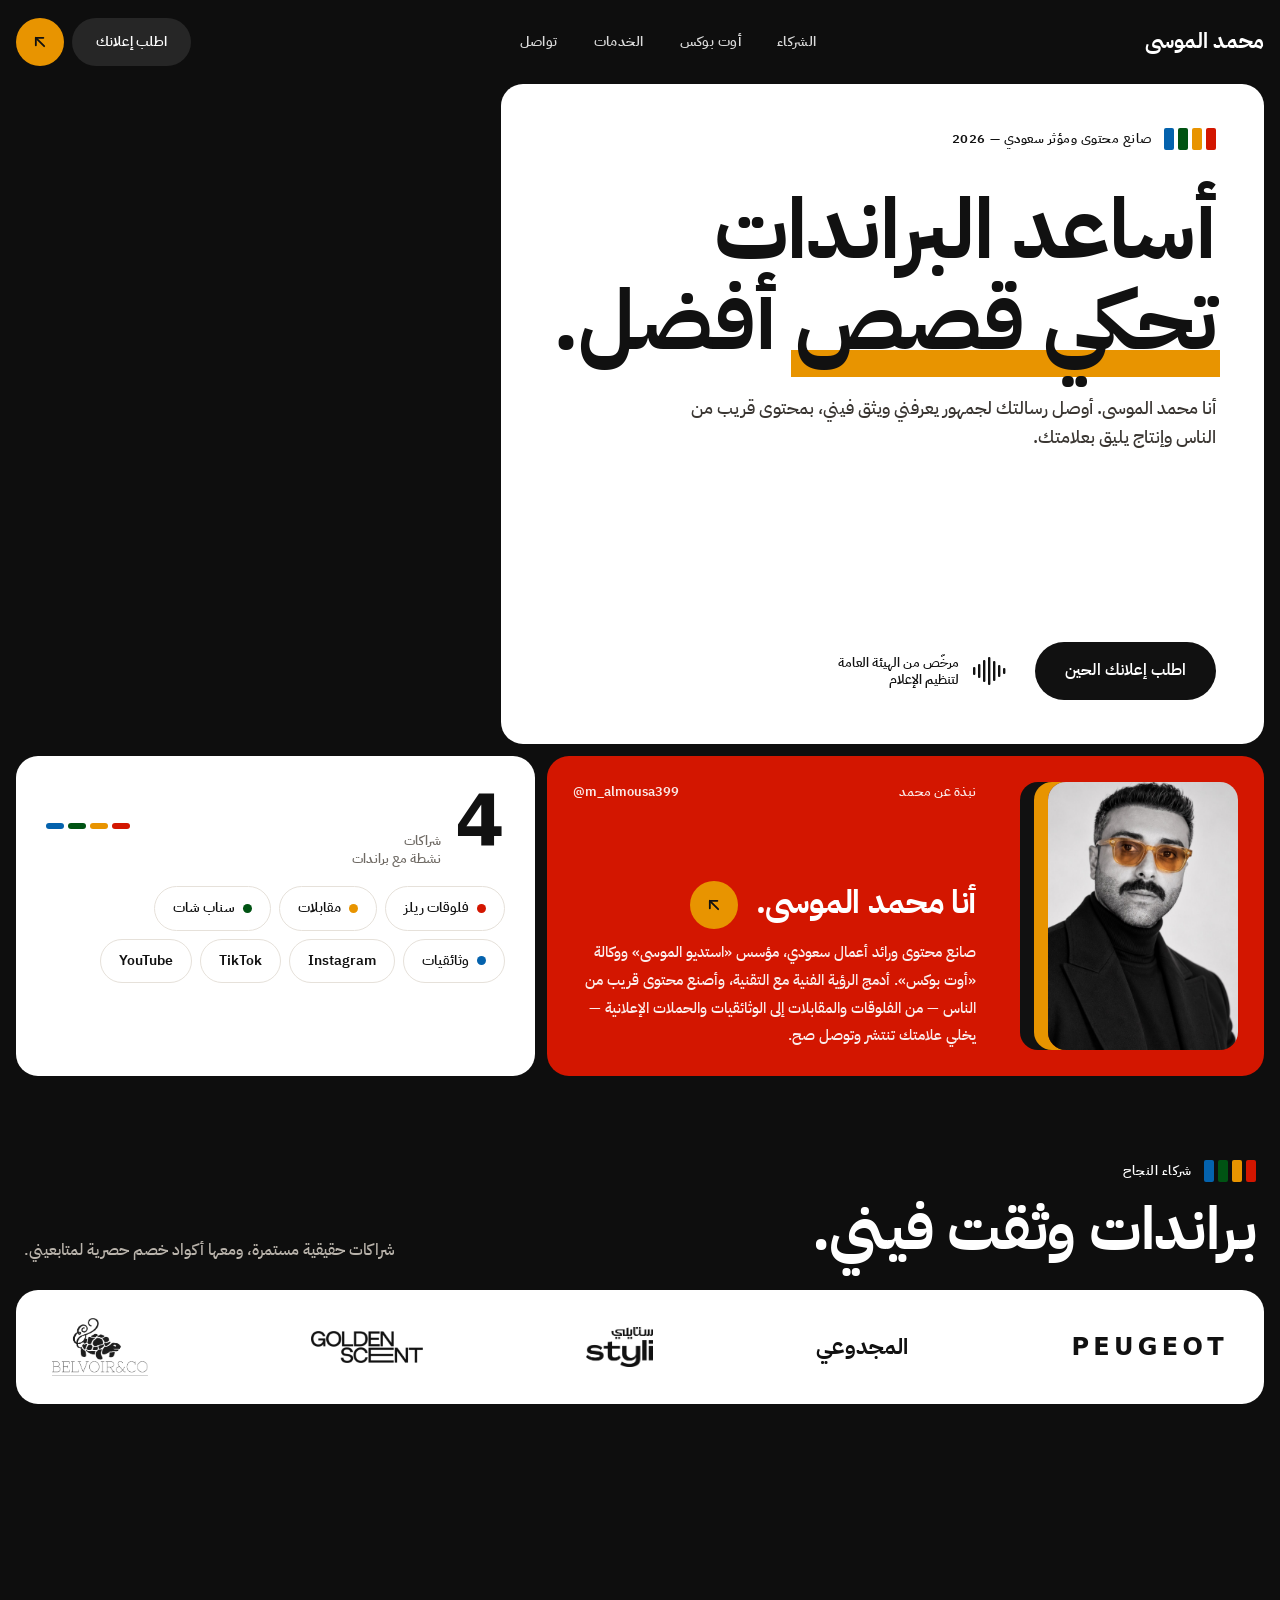
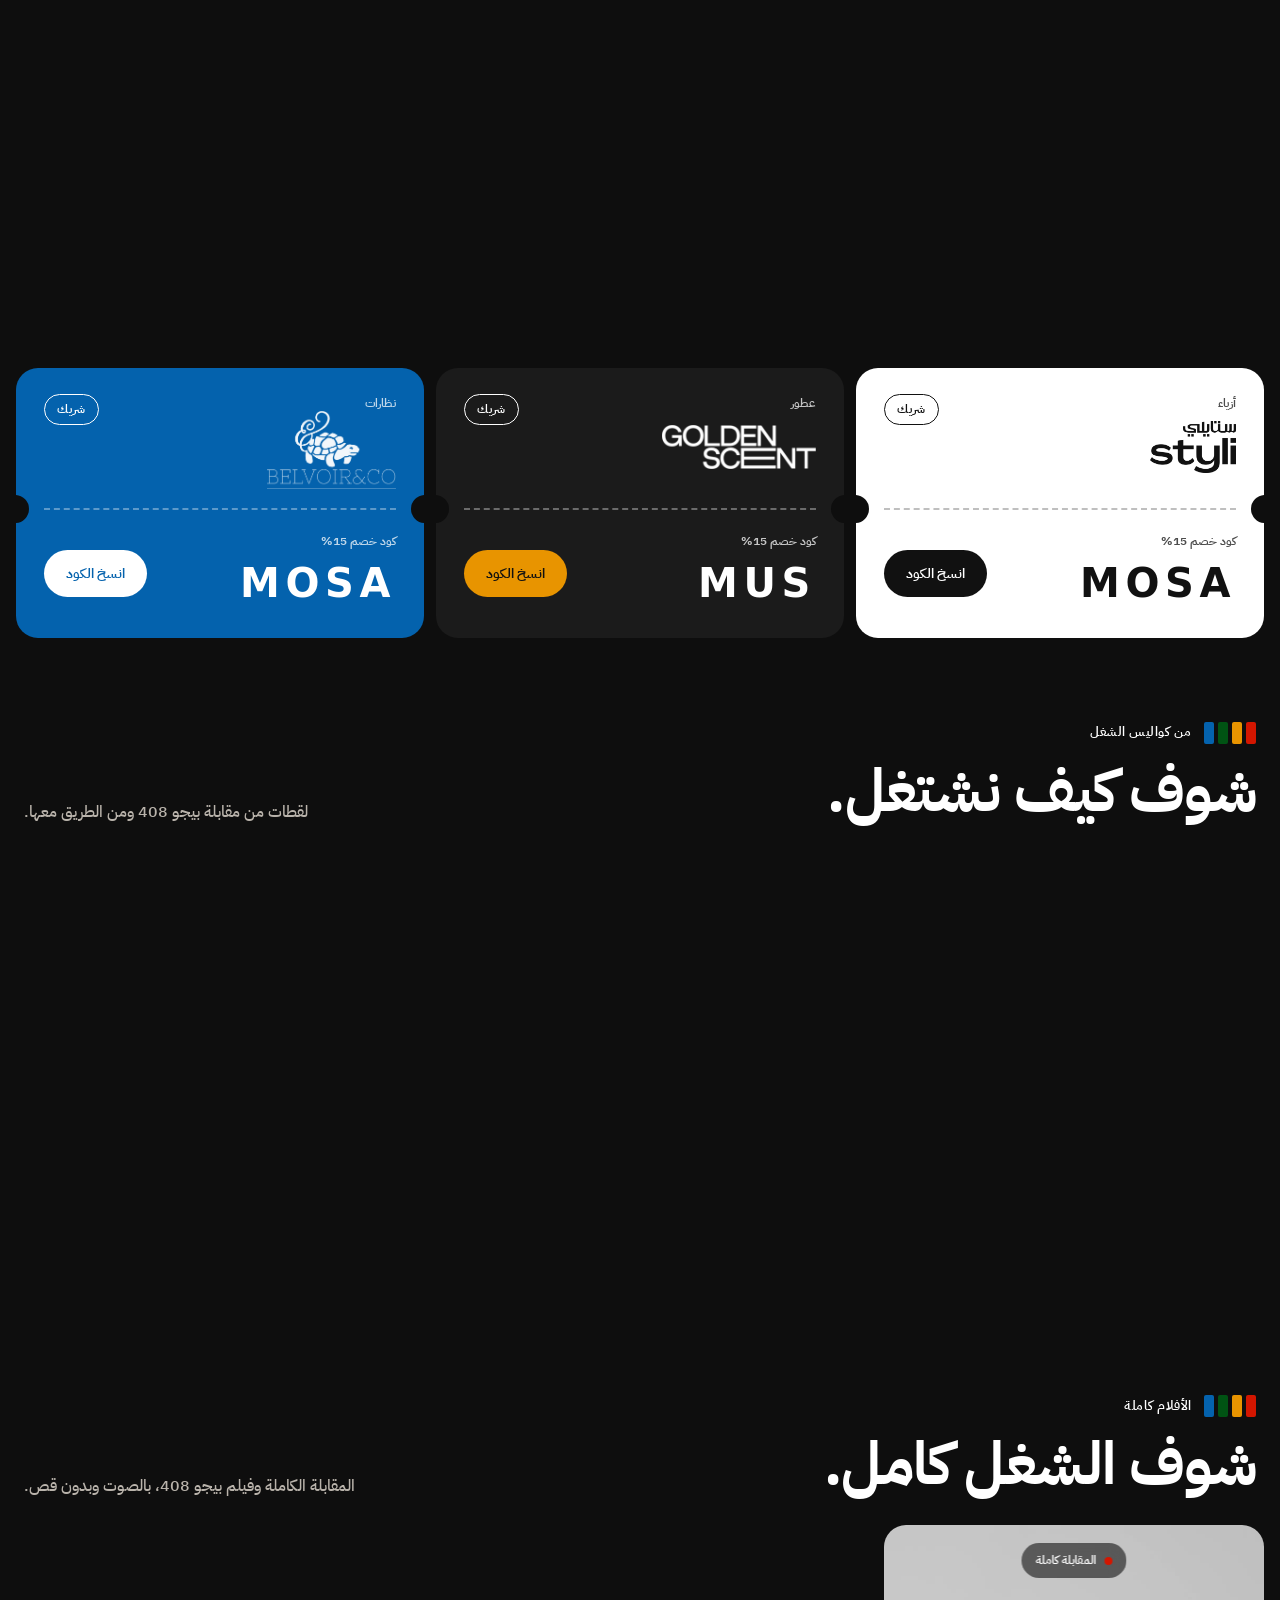
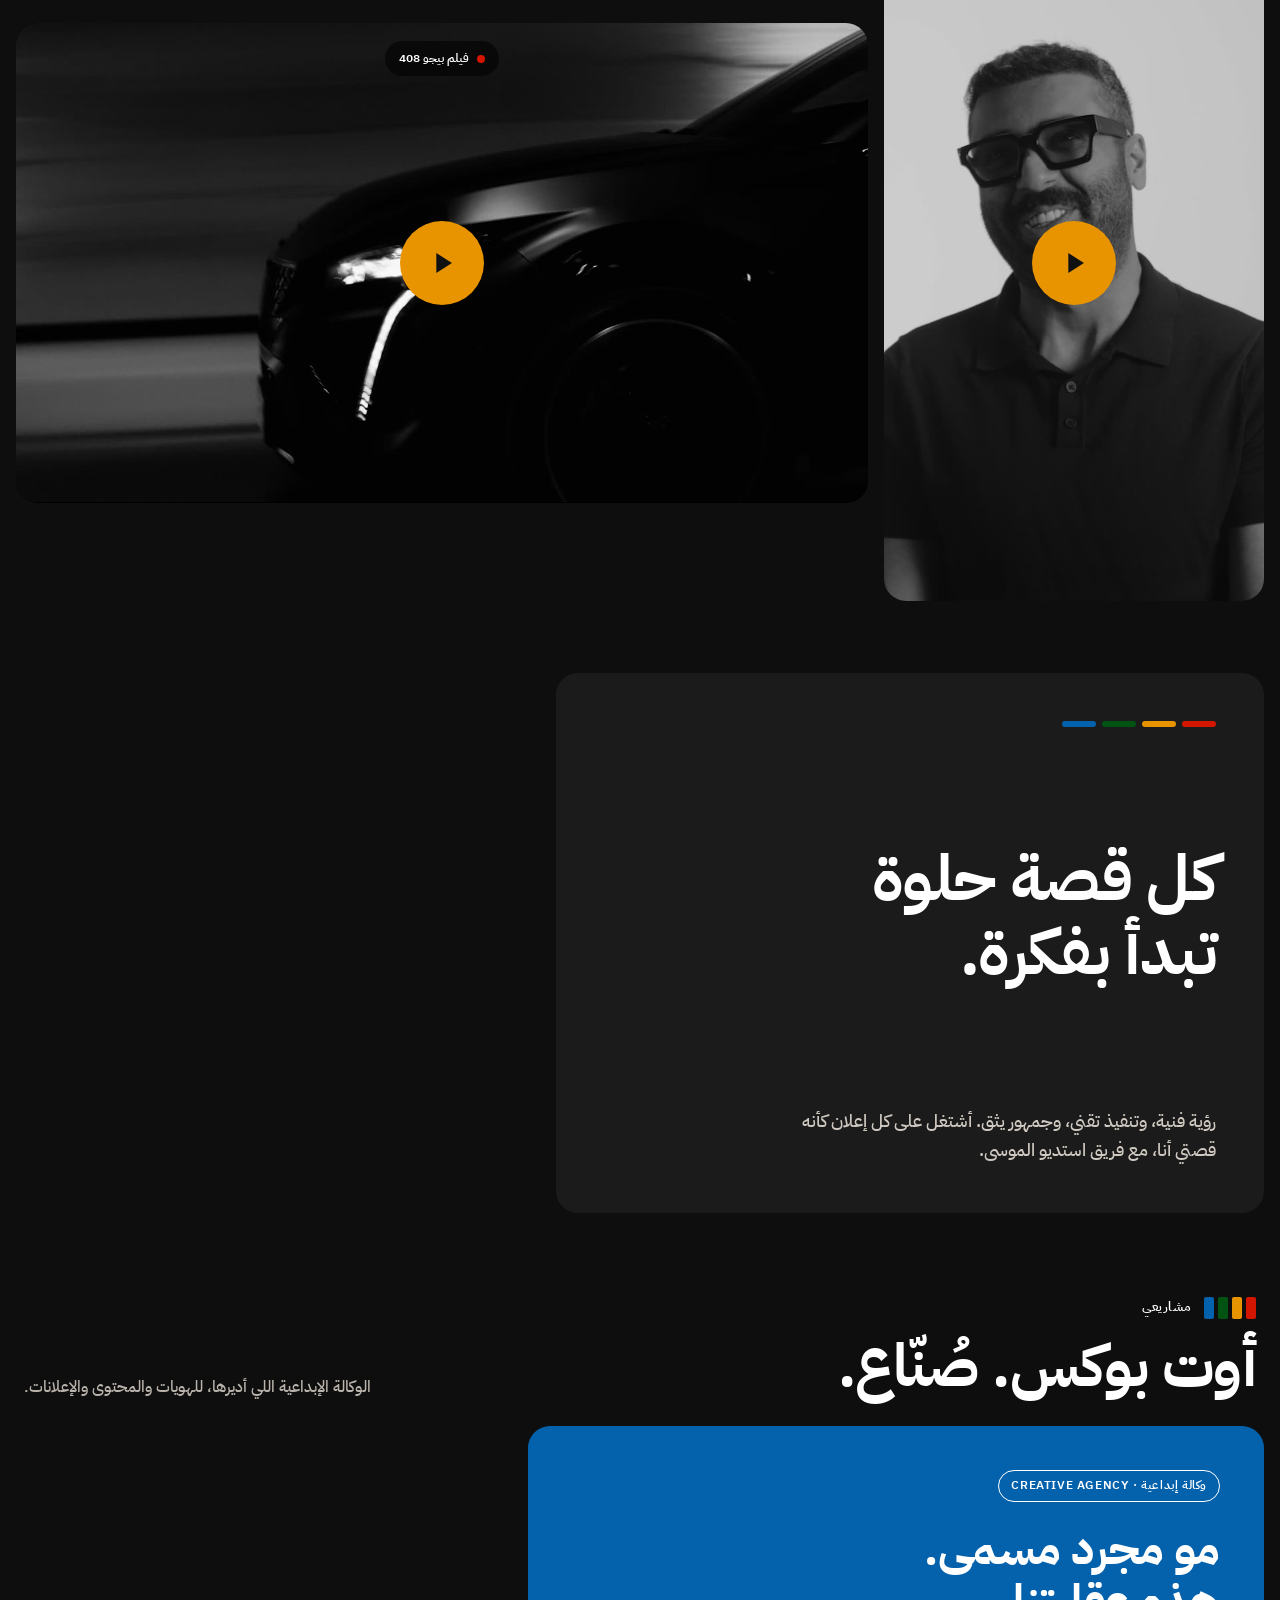
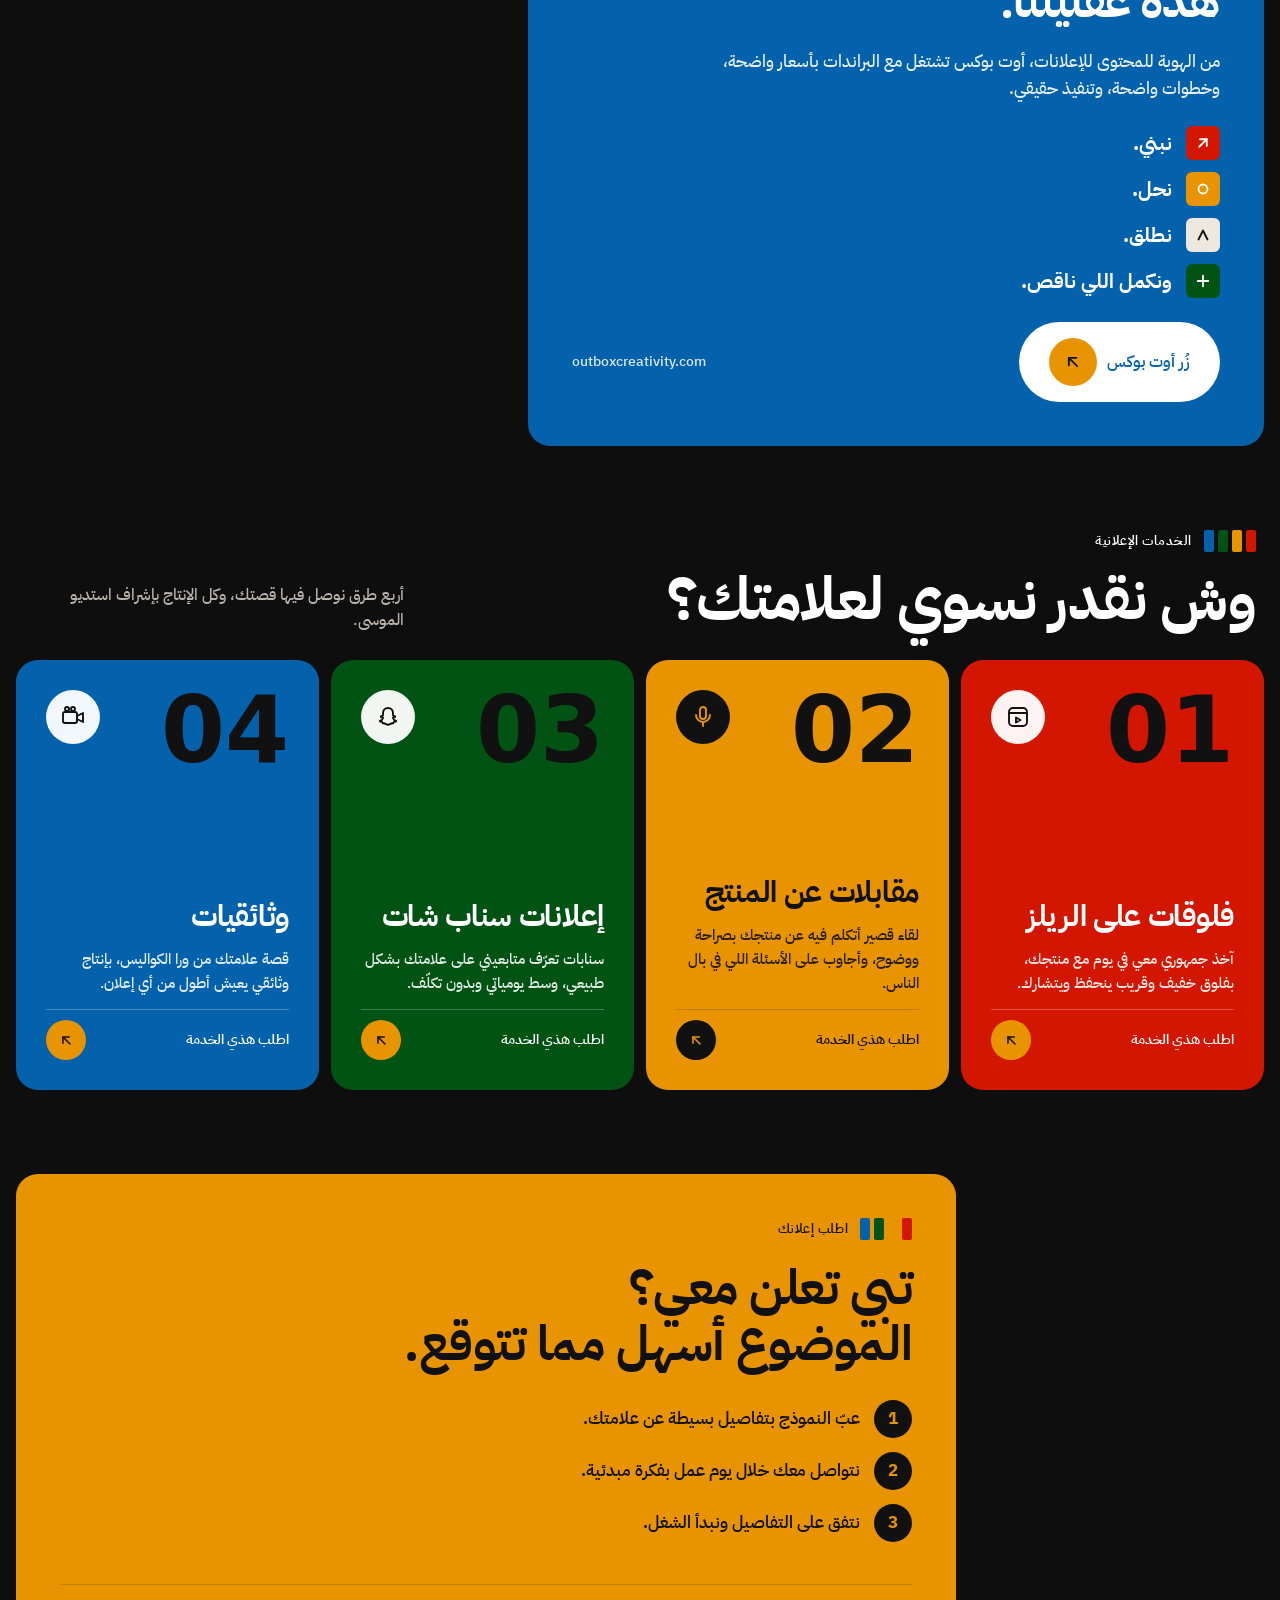
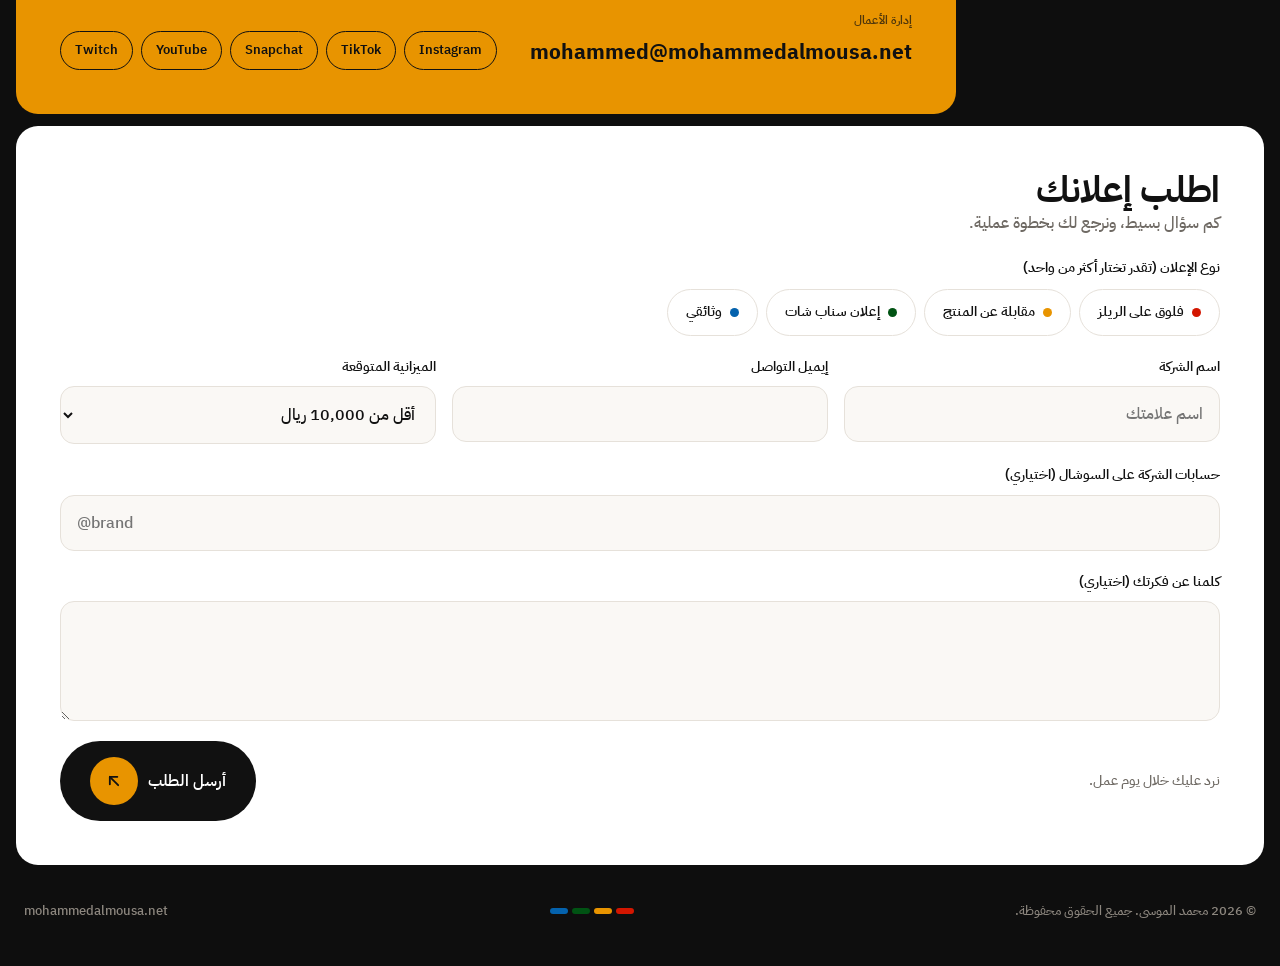
<file: index.html>
<!DOCTYPE html>
<html lang="ar" dir="rtl">
<head>
<meta charset="UTF-8">
<meta name="viewport" content="width=device-width, initial-scale=1">
<title>محمد الموسى — أساعد البراندات تحكي قصص أفضل</title>
<meta name="description" content="محمد الموسى، صانع محتوى ومؤثر سعودي وسفير بيجو المجدوعي. فلوقات ريلز، مقابلات، إعلانات سناب شات، ووثائقيات للبراندات.">
<meta property="og:title" content="محمد الموسى — أساعد البراندات تحكي قصص أفضل">
<meta property="og:description" content="صانع محتوى ومؤثر سعودي. اطلب إعلانك الحين.">
<meta property="og:image" content="https://mohammedalmousa.net/mohammed-smile.jpg">
<meta property="og:url" content="https://mohammedalmousa.net/">
<link rel="canonical" href="https://mohammedalmousa.net/">
<meta name="theme-color" content="#0E0E0E">
<link rel="icon" href="data:image/svg+xml,%3Csvg xmlns='http://www.w3.org/2000/svg' viewBox='0 0 64 64'%3E%3Crect width='64' height='64' rx='14' fill='%230E0E0E'/%3E%3Ctext x='32' y='43' font-family='Arial' font-weight='700' font-size='30' fill='%23E89400' text-anchor='middle'%3EM%3C/text%3E%3C/svg%3E">
<link rel="preconnect" href="https://fonts.googleapis.com">
<link rel="preconnect" href="https://fonts.gstatic.com" crossorigin>
<link href="https://fonts.googleapis.com/css2?family=IBM+Plex+Sans+Arabic:wght@300;400;600;700&display=swap" rel="stylesheet">
<script>document.documentElement.classList.add('js')</script>
<style>
@font-face{font-family:'IBM Plex Sans Arabic';src:url('IBMPlexSansArabic-Medium.ttf') format('truetype');font-weight:500;font-display:swap}
:root{
  --bg:#0E0E0E; --ink:#111111; --white:#FFFFFF; --paper:#F7F4EF;
  --red:#D31600; --orange:#E89400; --green:#005313; --blue:#0462AD;
  --grey:#262626; --muted:#6F6A64; --line:#E6E1DA; --r:22px;
  --ease:cubic-bezier(.2,.7,0,1);
}
*{box-sizing:border-box;margin:0;padding:0}
html{scroll-behavior:smooth}
body{background:var(--bg);color:var(--ink);font-family:'IBM Plex Sans Arabic',system-ui,sans-serif;font-weight:500;line-height:1.6;-webkit-font-smoothing:antialiased;overflow-x:hidden}
a{color:inherit;text-decoration:none}
img{display:block;max-width:100%}
button{font-family:inherit;cursor:pointer}
.wrap{max-width:1400px;margin:0 auto;padding:0 16px}
.card{border-radius:var(--r);overflow:hidden;position:relative}
.white{background:var(--white)} .paper{background:var(--paper)}
.red{background:var(--red);color:#fff} .orange{background:var(--orange)} .green{background:var(--green);color:#fff} .blue{background:var(--blue);color:#fff} .dark{background:#1B1B1B;color:#fff}
.kicker{display:flex;align-items:center;gap:12px;font-size:13px;font-weight:600;letter-spacing:.04em}
.kicker i{display:inline-block;width:10px;height:22px;border-radius:2px}
.kicker i:nth-child(1){background:var(--red)} .kicker i:nth-child(2){background:var(--orange);margin-inline-start:-8px} .kicker i:nth-child(3){background:var(--green);margin-inline-start:-8px} .kicker i:nth-child(4){background:var(--blue);margin-inline-start:-8px}
.tag{display:inline-flex;align-items:center;gap:6px;font-size:12px;font-weight:600;letter-spacing:.05em;border:1.5px solid currentColor;border-radius:999px;padding:5px 12px}
.pill{display:inline-flex;align-items:center;gap:10px;border-radius:999px;font-weight:600;font-size:16px;padding:16px 30px;transition:transform .25s var(--ease),background .2s,box-shadow .25s}
.pill:hover{transform:translateY(-3px)}
.pill.black{background:var(--ink);color:#fff}
.pill.black:hover{box-shadow:0 10px 24px rgba(0,0,0,.25)}
.circle{width:48px;height:48px;border-radius:999px;background:var(--orange);color:var(--ink);display:grid;place-items:center;flex-shrink:0;transition:transform .35s var(--ease)}
.circle svg{width:20px;height:20px}
a:hover .circle,.circle:hover,button:hover .circle{transform:translate(-2px,-2px) scale(1.08)}
.chip{display:inline-flex;align-items:center;gap:8px;border:1.5px solid var(--line);border-radius:999px;padding:10px 18px;font-size:14px;font-weight:600;background:#fff;transition:border-color .2s,transform .25s var(--ease)}
.chip:hover{border-color:var(--ink);transform:translateY(-2px)}
.chip i{width:9px;height:9px;border-radius:999px;display:inline-block}
.chip svg{width:18px;height:18px}
h1,h2,h3{font-weight:700;letter-spacing:-.01em;line-height:1.15}

/* PROGRESS + NAV */
.progress{position:fixed;top:0;right:0;left:0;height:3px;z-index:60;transform-origin:right;transform:scaleX(0);background:linear-gradient(90deg,var(--blue),var(--green),var(--orange),var(--red))}
nav.top{position:sticky;top:0;z-index:40;display:flex;align-items:center;justify-content:space-between;height:84px;color:#fff;transition:height .3s var(--ease),background .3s}
nav.top::before{content:"";position:absolute;inset:0 -16px;background:rgba(14,14,14,.78);backdrop-filter:blur(14px);-webkit-backdrop-filter:blur(14px);opacity:0;transition:opacity .3s;z-index:-1}
nav.top.scrolled{height:68px}
nav.top.scrolled::before{opacity:1}
.logo{display:flex;align-items:center;gap:10px;font-size:21px;font-weight:700}
.logo b{width:28px;height:28px;border-radius:8px;background:conic-gradient(var(--red) 0 25%,var(--orange) 0 50%,var(--green) 0 75%,var(--blue) 0);display:grid;place-items:center;color:#fff;font-size:14px;transition:transform .6s var(--ease)}
.logo:hover b{transform:rotate(90deg)}
.links{display:flex;gap:36px;font-size:14px;font-weight:600;letter-spacing:.03em}
.links a{position:relative;opacity:.85;transition:opacity .2s}
.links a::after{content:"";position:absolute;right:0;left:0;bottom:-6px;height:2px;background:var(--orange);transform:scaleX(0);transform-origin:right;transition:transform .3s var(--ease)}
.links a:hover{opacity:1}.links a:hover::after{transform:scaleX(1)}
.navcta{display:flex;align-items:center;gap:8px}
.navcta .pill{background:var(--grey);color:#fff;padding:13px 24px;font-size:14px}
.burger{display:none;background:none;border:0;color:#fff}

/* ASPECT-TRUE ROWS: media keep their natural ratio, so nothing gets cropped */
.row{display:flex;gap:12px;margin-bottom:12px;align-items:stretch}
.ar{flex:calc(var(--ar)) 1 0;aspect-ratio:var(--ar);min-width:0}
.fx{flex:calc(var(--f,1)) 1 0;min-width:0}
.media img,.media video{position:absolute;inset:0;width:100%;height:100%;object-fit:cover;display:block}
.media{container-type:inline-size}
/* captions on photos/clips: centred, and scaled to the card they sit on */
.media .ph-cap{left:6%;right:6%;inset-inline:6%;bottom:7%;text-align:center;font-size:clamp(16px,8.5cqw,46px);line-height:1.2;text-shadow:0 2px 18px rgba(0,0,0,.35)}
.vtag{position:absolute;top:18px;left:50%;transform:translateX(-50%);white-space:nowrap;z-index:3;display:flex;align-items:center;gap:8px;background:rgba(0,0,0,.55);backdrop-filter:blur(8px);-webkit-backdrop-filter:blur(8px);color:#fff;border-radius:999px;padding:8px 14px;font-size:12px;font-weight:600}
.vtag i{width:8px;height:8px;border-radius:999px;background:var(--red)}
.js .vtag i{animation:blink 1.6s ease-in-out infinite}
@keyframes blink{50%{opacity:.25}}
.reels .card{border-radius:20px}
/* one arrow button everywhere: same size, same colours */
.go .circle{width:40px;height:40px}
.go .circle svg{width:17px;height:17px}
.orange .circle{background:var(--ink);color:var(--orange)}
/* static partner logos */
.logos{background:#fff;border-radius:var(--r);margin-bottom:12px;padding:28px 36px;display:flex;align-items:center;justify-content:space-between;gap:24px;flex-wrap:wrap}
.logos img{height:40px;width:auto}
.logos .pwm{font-family:system-ui,sans-serif;letter-spacing:.18em;font-size:24px;font-weight:700}
/* OUTBOX */
.ob-text{padding:44px;display:flex;flex-direction:column;gap:20px}
.ob-text h3{font-size:clamp(34px,3.6vw,54px)}
.ob-text p{font-size:17px;opacity:.9;max-width:520px}
.ob-list{display:flex;flex-direction:column;gap:12px;margin-top:4px}
.ob-list li{list-style:none;display:flex;align-items:center;gap:14px;font-size:20px;font-weight:700}
.ob-list b{width:34px;height:34px;border-radius:6px;display:grid;place-items:center;color:#fff}
.ob-list b svg{width:18px;height:18px}
.ob-foot{margin-top:auto;display:flex;align-items:center;justify-content:space-between;gap:16px;flex-wrap:wrap}
.ob-foot .pill{background:#fff;color:var(--blue)}
.ob-foot small{font-size:14px;opacity:.85;direction:ltr}
.slider{background:#0A0A0A}
.slides{position:absolute;inset:0;display:flex;overflow-x:auto;scroll-snap-type:x mandatory;scroll-behavior:smooth;scrollbar-width:none}
.slides::-webkit-scrollbar{display:none}
.slides a{flex:0 0 100%;height:100%;scroll-snap-align:start;position:relative}
.slides img{position:absolute;inset:0;width:100%;height:100%;object-fit:cover}
.sl-ctrl{position:absolute;bottom:18px;left:18px;right:18px;z-index:3;display:flex;justify-content:space-between;align-items:center;pointer-events:none}
.sl-ctrl>*{pointer-events:auto}
.sl-btns{display:flex;gap:8px}
.sl-btns button{border:0;padding:0}
.sl-dots{display:flex;gap:6px;background:rgba(0,0,0,.45);backdrop-filter:blur(8px);padding:8px 10px;border-radius:999px}
.sl-dots button{width:9px;height:9px;border-radius:999px;border:0;padding:0;background:rgba(255,255,255,.45);transition:width .3s var(--ease),background .3s}
.sl-dots button[aria-current="true"]{width:26px;background:#fff}
/* GRID */
.bento{display:grid;grid-template-columns:repeat(12,minmax(0,1fr));gap:12px;margin-bottom:12px}
.s7{grid-column:span 7}.s5{grid-column:span 5}.s4{grid-column:span 4}.s8{grid-column:span 8}.s6{grid-column:span 6}.s3{grid-column:span 3}.s12{grid-column:span 12}

/* HERO */
.hero-text{padding:44px 48px;display:flex;flex-direction:column}
.hero-text h1{font-size:clamp(46px,6.6vw,98px);margin:34px 0 28px;line-height:1.08}
.hl{position:relative;white-space:nowrap}
.hl::before{content:"";position:absolute;right:-4px;left:-4px;bottom:.08em;height:.32em;background:var(--orange);z-index:-1;transform-origin:right;transform:scaleX(1)}
.hero-text h1{position:relative;z-index:0}
.hero-text p{font-size:18px;color:#3A3632;max-width:560px}
.hero-foot{margin-top:auto;display:flex;align-items:center;gap:28px;flex-wrap:wrap;padding-top:34px}
.wave{display:flex;align-items:center;gap:14px;font-size:13px;font-weight:600;line-height:1.35}
.wave svg{width:34px;height:28px}
.wave rect{transform-origin:center;transform-box:fill-box}
.js .wave rect{animation:eq 1.2s ease-in-out infinite}
.wave rect:nth-child(2){animation-delay:.1s}.wave rect:nth-child(3){animation-delay:.25s}.wave rect:nth-child(4){animation-delay:.4s}.wave rect:nth-child(5){animation-delay:.2s}.wave rect:nth-child(6){animation-delay:.35s}.wave rect:nth-child(7){animation-delay:.05s}
@keyframes eq{0%,100%{transform:scaleY(1)}50%{transform:scaleY(.35)}}
.js .hero-photo img{animation:kb 16s ease-in-out infinite alternate;transform-origin:50% 30%}
@keyframes kb{from{transform:scale(1)}to{transform:scale(1.06)}}
.shade::after{content:"";position:absolute;inset:0;background:linear-gradient(180deg,rgba(0,0,0,0) 45%,rgba(0,0,0,.7) 100%);pointer-events:none}
.ph-top{position:absolute;top:24px;inset-inline:24px;display:flex;justify-content:space-between;z-index:2}
.ph-badge{width:52px;height:52px;border-radius:999px;background:var(--ink);display:grid;place-items:center;color:var(--orange)}
.ph-badge svg{width:24px;height:24px}
.js .ph-badge svg{animation:spin 12s linear infinite}
@keyframes spin{to{transform:rotate(360deg)}}
.ph-chip{background:rgba(255,255,255,.92);border-radius:999px;padding:10px 16px;font-size:13px;font-weight:600;display:flex;gap:8px;align-items:center;height:fit-content}
.ph-chip svg{width:16px;height:16px;color:var(--red)}
.ph-cap{position:absolute;bottom:30px;inset-inline:30px;z-index:2;color:#fff;font-size:34px;font-weight:700;line-height:1.2}

/* word reveal */
.js .w{display:inline-block;opacity:0;transform:translateY(40%) rotate(2deg);animation:rise .9s var(--ease) forwards}
.js .hl::before{transform:scaleX(0);animation:draw .8s var(--ease) 1s forwards}
@keyframes rise{to{opacity:1;transform:none}}
@keyframes draw{to{transform:scaleX(1)}}

/* ROW 2 */
.contact-mini{padding:26px;display:flex;gap:28px;min-height:260px;overflow:hidden}
.cm-photo{width:190px;flex-shrink:0;position:relative;margin-inline-end:28px}
.cm-photo img{width:100%;height:100%;object-fit:cover;object-position:50% 18%;border-radius:18px;box-shadow:-14px 0 0 var(--orange),-28px 0 0 var(--ink);transition:box-shadow .4s var(--ease)}
.contact-mini:hover .cm-photo img{box-shadow:-20px 0 0 var(--orange),-40px 0 0 var(--ink)}
.cm-body{flex:1;display:flex;flex-direction:column;padding-inline-start:16px}
.cm-meta{display:flex;justify-content:space-between;font-size:13px;font-weight:600;opacity:.9}
.cm-body h2{font-size:32px;margin-top:auto}
.cm-body h2 .circle{display:inline-grid;vertical-align:middle;margin-inline-start:10px}
.cm-bio{font-size:15px;line-height:1.85;opacity:.92;margin-top:10px;max-width:56ch}
.stats{padding:28px 30px;display:flex;flex-direction:column;gap:18px}
.stat-row{display:flex;align-items:center;justify-content:space-between}
.big{font-size:72px;font-weight:700;line-height:1;display:flex;align-items:baseline;gap:14px;font-family:system-ui,sans-serif}
.big small{font-size:13px;font-weight:600;color:var(--muted);line-height:1.4;font-family:'IBM Plex Sans Arabic',sans-serif}
.chips{display:flex;flex-wrap:wrap;gap:8px}

/* MARQUEES */
.marquee{border-radius:var(--r);overflow:hidden;margin-bottom:12px;padding:22px 0}
.marquee.orange{background:var(--orange)}
.marquee.logos{background:#fff;padding:26px 0}
.track{display:flex;gap:40px;width:max-content;animation:scroll 32s linear infinite;font-size:30px;font-weight:700;white-space:nowrap}
.track.rev{animation-direction:reverse;animation-duration:26s}
.track span{display:flex;align-items:center;gap:40px}
.track svg{width:24px;height:24px}
.track img{height:40px;width:auto}
.track .pwm{font-family:system-ui,sans-serif;letter-spacing:.18em;font-size:26px}
.track .dot{width:10px;height:10px;border-radius:999px;background:var(--ink);opacity:.2}
@keyframes scroll{from{transform:translateX(0)}to{transform:translateX(50%)}}
.marquee:hover .track{animation-play-state:paused}

/* SECTION HEAD */
.shead{display:flex;justify-content:space-between;align-items:flex-end;gap:24px;color:#fff;padding:72px 8px 26px}
.shead h2{font-size:clamp(34px,4.6vw,64px)}
.shead p{color:#B9B3AB;max-width:380px;font-size:16px}

/* PEUGEOT */
.peugeot{color:#fff;background:#0A0A0A}
.peugeot img{transition:transform 1.4s var(--ease)}
.peugeot:hover img{transform:scale(1.05)}
.peugeot::after{content:"";position:absolute;inset:0;background:linear-gradient(270deg,rgba(0,0,0,.72) 0%,rgba(0,0,0,.35) 45%,rgba(0,0,0,0) 70%)}
.pg-body{position:relative;z-index:2;padding:44px;display:flex;flex-direction:column;height:100%;max-width:560px}
.pg-body h3{font-size:54px;margin:22px 0 16px}
.pg-body p{color:#E7E2DB;font-size:17px}
.pg-foot{margin-top:auto;display:flex;align-items:center;gap:18px;padding-top:28px}
.pg-foot .wm{font-size:24px;font-weight:700;letter-spacing:.16em;font-family:system-ui,sans-serif}
.pg-foot .sep{width:1px;height:26px;background:rgba(255,255,255,.4)}

/* COUPONS */
.coupon{min-height:270px;display:flex;flex-direction:column;transition:transform .4s var(--ease)}
.coupon:hover{transform:translateY(-6px) rotate(-.6deg)}
.cp-top{padding:26px 28px;height:140px;display:flex;justify-content:space-between;align-items:flex-start}
.cp-brand{display:flex;flex-direction:column;gap:8px}
.cp-brand small{font-size:12px;font-weight:600;opacity:.75}
.cp-brand img{height:52px;width:auto;object-fit:contain;object-position:right}
.cp-cut{position:relative;height:0;margin:0 28px;border-top:2px dashed rgba(0,0,0,.25)}
.dark .cp-cut,.blue .cp-cut{border-color:rgba(255,255,255,.35)}
.cp-cut::before,.cp-cut::after{content:"";position:absolute;top:-15px;width:28px;height:28px;border-radius:999px;background:var(--bg)}
.cp-cut::before{right:-43px}.cp-cut::after{left:-43px}
.cp-bottom{flex:1;padding:22px 28px;display:flex;justify-content:space-between;align-items:center}
.code small{display:block;font-size:12px;font-weight:600;opacity:.75}
.code b{font-size:40px;font-weight:700;letter-spacing:.14em;direction:ltr;display:block;font-family:system-ui,sans-serif}
.copy{border:0;border-radius:999px;padding:13px 22px;font-size:14px;font-weight:600;background:var(--ink);color:#fff;transition:transform .25s var(--ease),background .2s}
.copy:hover{transform:scale(1.05)}
.dark .copy{background:var(--orange);color:var(--ink)}
.blue .copy{background:#fff;color:var(--blue)}
.copy.done{background:#16A34A!important;color:#fff!important}

/* STORY ROW */
.story{margin-top:72px}
.story-text{padding:48px;display:flex;flex-direction:column;justify-content:space-between;gap:32px}
.story-text h2{font-size:clamp(40px,5vw,76px)}
.story-text p{max-width:420px;color:#CFC9C1;font-size:18px}
.story-text .dots{display:flex;gap:6px}
.story-text .dots i{width:34px;height:6px;border-radius:999px}
.story .media img{transition:transform 1.4s var(--ease)}
.story .media:hover img{transform:scale(1.04)}

/* SERVICES */
.svc{padding:30px;min-height:430px;display:flex;flex-direction:column;gap:14px;transform-style:preserve-3d;transition:transform .5s var(--ease),box-shadow .5s var(--ease);will-change:transform}
.svc:hover{box-shadow:0 26px 50px rgba(0,0,0,.45)}
.svc .num{font-size:92px;font-weight:700;line-height:.9;color:#111;opacity:1;font-family:system-ui,sans-serif}
.svc .ic{width:54px;height:54px;border-radius:999px;display:grid;place-items:center;background:rgba(255,255,255,.95);color:var(--ink);transition:transform .5s var(--ease)}
.orange .ic{background:var(--ink);color:var(--orange)}
.svc:hover .ic{transform:rotate(-12deg) scale(1.1)}
.svc .ic svg{width:24px;height:24px}
.svc-top{display:flex;justify-content:space-between;align-items:flex-start}
.svc h3{font-size:30px;margin-top:auto}
.svc p{font-size:15px;opacity:.88}
.svc .go{display:flex;align-items:center;justify-content:space-between;font-size:14px;font-weight:600;padding-top:10px;border-top:1.5px solid rgba(255,255,255,.25)}
.orange .go{border-color:rgba(0,0,0,.15)}
.svc .go span{transition:transform .3s var(--ease)}
.svc:hover .go span{transform:translateX(-6px)}

/* CONTACT */
.c-info{padding:44px;display:flex;flex-direction:column;gap:20px}
.c-info h2{font-size:clamp(34px,3.8vw,56px)}
.steps{display:flex;flex-direction:column;gap:14px;margin-top:8px}
.step{display:flex;gap:14px;align-items:center;font-size:17px;font-weight:600}
.step b{width:38px;height:38px;border-radius:999px;background:var(--ink);color:var(--orange);display:grid;place-items:center;flex-shrink:0}
.c-row{margin-top:auto;display:flex;justify-content:space-between;align-items:flex-end;gap:20px;flex-wrap:wrap;padding-top:22px;border-top:1.5px solid rgba(0,0,0,.15)}
.c-mail small{font-size:12px;font-weight:600;opacity:.7}
.c-mail a{display:block;direction:ltr;text-align:right;font-size:clamp(16px,4.4vw,21px);font-weight:700;margin-top:4px;overflow-wrap:anywhere}
.socials{display:flex;flex-wrap:wrap;gap:8px}
.socials a{border:1.5px solid var(--ink);border-radius:999px;padding:8px 14px;font-size:13px;font-weight:600;transition:background .2s,color .2s}
.socials a:hover{background:var(--ink);color:var(--orange)}
form.c-form{padding:44px;display:flex;flex-direction:column;gap:20px}
.c-form-head{display:flex;justify-content:space-between;align-items:flex-end;gap:16px;flex-wrap:wrap}
.c-form h3{font-size:36px}
.c-form .sub{color:var(--muted)}
.fgrid{display:grid;grid-template-columns:repeat(3,minmax(0,1fr));gap:16px}
label{display:flex;flex-direction:column;gap:8px;font-size:14px;font-weight:600}
input,select,textarea{font-family:inherit;font-size:16px;font-weight:500;border:1.5px solid var(--line);border-radius:14px;padding:15px 16px;background:#FAF8F5;color:var(--ink);outline:none;transition:border-color .2s,background .2s,box-shadow .2s}
input:focus,select:focus,textarea:focus{border-color:var(--ink);background:#fff;box-shadow:0 0 0 4px rgba(232,148,0,.25)}
textarea{min-height:120px;resize:vertical}
.types{display:flex;flex-wrap:wrap;gap:8px}
.types input{position:absolute;opacity:0;pointer-events:none}
.types label{flex-direction:row;cursor:pointer}
.types span{display:inline-flex;align-items:center;gap:8px;border:1.5px solid var(--line);border-radius:999px;padding:11px 18px;font-size:14px;transition:all .25s var(--ease)}
.types span i{width:9px;height:9px;border-radius:999px}
.types input:checked+span{background:var(--ink);color:#fff;border-color:var(--ink);transform:scale(1.04)}
.types input:focus-visible+span{outline:2px solid var(--orange);outline-offset:2px}
.f-foot{display:flex;justify-content:space-between;align-items:center;gap:16px;flex-wrap:wrap}
.f-foot small{color:var(--muted);font-size:14px}
.f-foot button{border:0}

footer{display:flex;justify-content:space-between;align-items:center;color:#8C867E;font-size:13px;padding:36px 8px 44px;gap:16px;flex-wrap:wrap}
.pal{display:flex;gap:4px}.pal i{width:18px;height:6px;border-radius:999px}

.toast{position:fixed;bottom:24px;left:50%;transform:translate(-50%,120px);background:var(--orange);color:var(--ink);font-weight:700;padding:14px 24px;border-radius:999px;transition:transform .35s var(--ease),opacity .35s;z-index:70;opacity:0;pointer-events:none}
.toast.show{transform:translate(-50%,0);opacity:1}

/* reveals */
.js .rv{opacity:0;transform:translateY(34px) scale(.985);transition:opacity .9s var(--ease),transform .9s var(--ease)}
.js .rv.clip{transform:none;clip-path:inset(0 0 100% 0 round 22px);transition:clip-path 1.1s var(--ease),opacity .6s}
.js .rv.in{opacity:1;transform:none}
.js .rv.clip.in{clip-path:inset(0 0 0 0 round 22px)}

@media (prefers-reduced-motion:reduce){
  .js .rv,.js .rv.clip{opacity:1;transform:none;clip-path:none;transition:none}
  .js .w{opacity:1;transform:none;animation:none}
  .js .hl::before{transform:scaleX(1);animation:none}
  .track,.js .hero-photo img,.js .wave rect,.js .ph-badge svg,.js .vtag i{animation:none}
  *{transition:none!important}
}

@media (min-width:1001px){
  .row>.ar{aspect-ratio:auto;flex:calc(var(--f,1)) 1 0}
  .row.h66{height:660px}.row.h54{height:540px}.row.h46{height:460px}.row.h32{height:320px}.row.h62{height:620px}
  .row>.slidercol{flex:0 0 500px}
}
@media (max-width:1000px){
  .links{display:none}.burger{display:block}
  nav.top.open .links{display:flex;position:absolute;top:100%;inset-inline:0;flex-direction:column;background:#1B1B1B;padding:22px;border-radius:18px;gap:18px}
  .s7,.s5,.s4,.s8,.s6,.s3{grid-column:span 12}
  .row{flex-direction:column}.ar,.fx{flex:none;width:100%}
  .reels{flex-direction:row;flex-wrap:wrap;align-items:flex-start}.reels .ar{width:calc(50% - 6px)}.reels .ar[style*="16/9"]{width:100%;order:-1}
  .hero-text{padding:32px 26px}
  .story-text{padding:30px}
  .contact-mini{flex-direction:column}.cm-photo{width:62%;margin:0 0 0 28px}.cm-body{padding:0}
  .fgrid{grid-template-columns:1fr}
  .shead{flex-direction:column;align-items:flex-start}
  .pg-body{padding:30px}.pg-body h3{font-size:38px}
  .c-info,form.c-form{padding:30px 24px}
  .navcta .pill{display:none}
  .svc{min-height:360px}
}
</style>
<script type="application/ld+json">
{
  "@context": "https://schema.org",
  "@type": "Person",
  "name": "محمد الموسى",
  "alternateName": "Mohammed Almousa",
  "url": "https://mohammedalmousa.net/",
  "image": "https://mohammedalmousa.net/mohammed-smile.jpg",
  "jobTitle": "صانع محتوى ورائد أعمال",
  "description": "صانع محتوى ورائد أعمال سعودي، مؤسس استديو الموسى ووكالة أوت بوكس، وسفير بيجو المجدوعي في السعودية.",
  "worksFor": [
    {"@type": "Organization", "name": "Almousa Studio"},
    {"@type": "Organization", "name": "Outbox", "url": "https://outboxcreativity.com"}
  ],
  "email": "mailto:mohammed@mohammedalmousa.net",
  "nationality": {"@type": "Country", "name": "Saudi Arabia"},
  "sameAs": [
    "https://www.instagram.com/m_almousa399",
    "https://www.tiktok.com/@almousa.mohammed",
    "https://www.snapchat.com/@al.mousa999",
    "https://www.youtube.com/@MOSStudiosa",
    "https://www.twitch.tv/almousa111"
  ]
}
</script>
</head>
<body>
<div class="progress" id="progress" aria-hidden="true"></div>
<div class="wrap">

<nav class="top" id="nav">
  <a href="#top" class="logo">محمد الموسى</a>
  <div class="links">
    <a href="#partners">الشركاء</a>
    <a href="#outbox">أوت بوكس</a>
    <a href="#services">الخدمات</a>
    <a href="#contact">تواصل</a>
  </div>
  <div class="navcta">
    <a href="#contact" class="pill">اطلب إعلانك</a>
    <a href="#contact" class="circle" aria-label="اطلب إعلانك"><svg viewBox="0 0 24 24" fill="none" stroke="currentColor" stroke-width="2.2" stroke-linecap="round" stroke-linejoin="round"><path d="M17 17L7 7"/><path d="M7 16V7h9"/></svg></a>
    <button class="burger" id="burger" aria-label="القائمة"><svg width="28" height="28" viewBox="0 0 24 24" fill="none" stroke="currentColor" stroke-width="2" stroke-linecap="round"><path d="M4 7h16M4 12h16M4 17h16"/></svg></button>
  </div>
</nav>

<main id="top">
<section class="row h66">
  <div class="card white hero-text fx rv" style="--f:1.2">
    <div class="kicker"><i></i><i></i><i></i><i></i>صانع محتوى ومؤثر سعودي — 2026</div>
    <h1><span class="w" style="animation-delay:.15s">أساعد</span> <span class="w" style="animation-delay:.27s">البراندات</span> <span class="hl"><span class="w" style="animation-delay:.39s">تحكي</span> <span class="w" style="animation-delay:.51s">قصص</span></span> <span class="w" style="animation-delay:.63s">أفضل.</span></h1>
    <p>أنا محمد الموسى. أوصل رسالتك لجمهور يعرفني ويثق فيني، بمحتوى قريب من الناس وإنتاج يليق بعلامتك.</p>
    <div class="hero-foot">
      <a href="#contact" class="pill black">اطلب إعلانك الحين</a>
      <div class="wave">
        <svg viewBox="0 0 34 28" fill="currentColor" aria-hidden="true"><rect x="0" y="10" width="2.4" height="8" rx="1"/><rect x="5" y="7" width="2.4" height="14" rx="1"/><rect x="10" y="3" width="2.4" height="22" rx="1"/><rect x="15" y="0" width="2.4" height="28" rx="1"/><rect x="20" y="4" width="2.4" height="20" rx="1"/><rect x="25" y="8" width="2.4" height="12" rx="1"/><rect x="30" y="11" width="2.4" height="6" rx="1"/></svg>
        <span>مرخّص من الهيئة العامة<br>لتنظيم الإعلام</span>
      </div>
    </div>
  </div>
  <div class="card hero-photo media shade ar rv clip" style="--ar:1202/1800;--f:0.85">
    <img src="mohammed-smile.jpg" alt="محمد الموسى مبتسم بجاكيت بني">
    <div class="ph-top">
      <span class="ph-badge" aria-hidden="true"><svg viewBox="0 0 24 24" fill="currentColor"><path d="M12 0l2.6 9.4L24 12l-9.4 2.6L12 24l-2.6-9.4L0 12l9.4-2.6z"/></svg></span>
      <span class="ph-chip"><svg viewBox="0 0 24 24" fill="none" stroke="currentColor" stroke-width="2.2" stroke-linecap="round" stroke-linejoin="round"><path d="M12 3l7 3v6c0 4.5-3 7.5-7 9-4-1.5-7-4.5-7-9V6z"/><path d="M9 12l2 2 4-4"/></svg>سفير بيجو · المجدوعي</span>
    </div>
    <div class="ph-cap">قريب من الناس،<br>ويوصل لهم.</div>
  </div>
</section>

<section class="row h32">
  <a href="#contact" class="card red contact-mini fx rv" style="--f:1.45">
    <div class="cm-photo"><img src="mohammed-portrait.jpg" alt="بورتريه محمد الموسى بنظارة برتقالية"></div>
    <div class="cm-body">
      <div class="cm-meta"><span>نبذة عن محمد</span><span dir="ltr">@m_almousa399</span></div>
      <h2>أنا محمد الموسى. <span class="circle"><svg viewBox="0 0 24 24" fill="none" stroke="currentColor" stroke-width="2.2" stroke-linecap="round" stroke-linejoin="round"><path d="M17 17L7 7"/><path d="M7 16V7h9"/></svg></span></h2>
      <p class="cm-bio">صانع محتوى ورائد أعمال سعودي، مؤسس «استديو الموسى» ووكالة «أوت بوكس». أدمج الرؤية الفنية مع التقنية، وأصنع محتوى قريب من الناس — من الفلوقات والمقابلات إلى الوثائقيات والحملات الإعلانية — يخلي علامتك تنتشر وتوصل صح.</p>
    </div>
  </a>
  <div class="card white stats fx rv" style="--f:1">
    <div class="stat-row">
      <div class="big"><span data-count="4">4</span> <small>شراكات<br>نشطة مع براندات</small></div>
      <span class="pal" aria-hidden="true"><i style="background:var(--red)"></i><i style="background:var(--orange)"></i><i style="background:var(--green)"></i><i style="background:var(--blue)"></i></span>
    </div>
    <div class="chips">
      <span class="chip"><i style="background:var(--red)"></i>فلوقات ريلز</span>
      <span class="chip"><i style="background:var(--orange)"></i>مقابلات</span>
      <span class="chip"><i style="background:var(--green)"></i>سناب شات</span>
      <span class="chip"><i style="background:var(--blue)"></i>وثائقيات</span>
      <span class="chip">Instagram</span>
      <span class="chip">TikTok</span>
      <span class="chip">YouTube</span>
    </div>
  </div>
</section>


<section id="partners">
  <div class="shead rv">
    <div>
      <div class="kicker"><i></i><i></i><i></i><i></i>شركاء النجاح</div>
      <h2 style="margin-top:14px">براندات وثقت فيني.</h2>
    </div>
    <p>شراكات حقيقية مستمرة، ومعها أكواد خصم حصرية لمتابعيني.</p>
  </div>

  <div class="logos rv" aria-label="شعارات الشركاء">
    <span class="pwm">PEUGEOT</span>
    <b style="font-size:22px">المجدوعي</b>
    <img src="styli-black.png" alt="Styli">
    <img src="goldenscent-logo-black.png" alt="Golden Scent" style="height:32px">
    <img src="belvoir-black.png" alt="Belvoir &amp; Co" style="height:58px">
  </div>

  <div class="row h54">
    <article class="card peugeot media ar rv clip" style="--ar:2000/1561;--f:2.1">
      <img src="peugeot-mountains.jpg" alt="سيارة بيجو 408 على قمة جبل وقت الغروب في السعودية">
      <div class="pg-body">
        <span class="tag" style="align-self:flex-start">سفير رسمي · BRAND AMBASSADOR</span>
        <h3>سفير بيجو<br>في السعودية.</h3>
        <p>مع وكالة المجدوعي، أقدّم سيارات بيجو لجمهوري بتجربة حقيقية وقريبة، من الطريق للتفاصيل.</p>
        <div class="pg-foot">
          <span class="wm">PEUGEOT</span><span class="sep"></span><span>المجدوعي</span>
          <a href="https://marwanaljuzuly.my.canva.site/mohmmwedpeugeot" target="_blank" rel="noopener" class="circle" aria-label="شوف الشراكة" style="margin-inline-start:auto"><svg viewBox="0 0 24 24" fill="none" stroke="currentColor" stroke-width="2.2" stroke-linecap="round" stroke-linejoin="round"><path d="M17 17L7 7"/><path d="M7 16V7h9"/></svg></a>
        </div>
      </div>
    </article>
    <div class="card side media shade ar rv clip" style="--ar:9/16;--f:0.66">
      <video class="loop" autoplay muted loop playsinline preload="auto" poster="clip-studio-wide.jpg" aria-label="مقطع من مقابلة محمد الموسى عن بيجو 408"><source src="clip-studio-wide.mp4" type="video/mp4"></video>
      <span class="vtag"><i></i>مقابلة بيجو 408</span>
      <div class="ph-cap">من الاستوديو،<br>مع بيجو.</div>
    </div>
  </div>

  <div class="bento">
    <article class="card white coupon s4 rv">
      <div class="cp-top"><div class="cp-brand"><small>أزياء</small><img src="styli-black.png" alt="Styli"></div><span class="tag">شريك</span></div>
      <div class="cp-cut"></div>
      <div class="cp-bottom"><div class="code"><small>كود خصم 15%</small><b>MOSA</b></div><button class="copy" data-code="MOSA">انسخ الكود</button></div>
    </article>
    <article class="card dark coupon s4 rv">
      <div class="cp-top"><div class="cp-brand"><small>عطور</small><img src="goldenscent-logo-white.png" alt="Golden Scent" style="height:44px;margin-top:4px"></div><span class="tag">شريك</span></div>
      <div class="cp-cut"></div>
      <div class="cp-bottom"><div class="code"><small>كود خصم 15%</small><b>MUS</b></div><button class="copy" data-code="MUS">انسخ الكود</button></div>
    </article>
    <article class="card blue coupon s4 rv">
      <div class="cp-top"><div class="cp-brand"><small>نظارات</small><img src="belvoir-white.png" alt="Belvoir & Co" style="height:78px;margin-top:-10px"></div><span class="tag">شريك</span></div>
      <div class="cp-cut"></div>
      <div class="cp-bottom"><div class="code"><small>كود خصم 15%</small><b>MOSA</b></div><button class="copy" data-code="MOSA">انسخ الكود</button></div>
    </article>
  </div>
</section>

<section aria-label="من كواليس الشغل">
  <div class="shead rv">
    <div>
      <div class="kicker"><i></i><i></i><i></i><i></i>من كواليس الشغل</div>
      <h2 style="margin-top:14px">شوف كيف نشتغل.</h2>
    </div>
    <p>لقطات من مقابلة بيجو 408 ومن الطريق معها.</p>
  </div>
  <div class="row reels h46">
    <div class="card media shade ar rv clip" style="--ar:9/16;--f:1">
      <video class="loop" autoplay muted loop playsinline preload="auto" poster="clip-smile.jpg" aria-label="محمد الموسى يبتسم أثناء المقابلة"><source src="clip-smile.mp4" type="video/mp4"></video>
      <span class="vtag"><i></i>مقابلة</span>
    </div>
    <div class="card media shade ar rv clip" style="--ar:16/9;--f:1.4">
      <video class="loop" autoplay muted loop playsinline preload="auto" poster="clip-road.jpg" aria-label="سيارة بيجو 408 على الطريق بالليل"><source src="clip-road.mp4" type="video/mp4"></video>
      <span class="vtag"><i></i>بيجو 408</span>
      <div class="ph-cap">من الطريق، مع بيجو.</div>
    </div>
    <div class="card media shade ar rv clip" style="--ar:9/16;--f:1">
      <video class="loop" autoplay muted loop playsinline preload="auto" poster="clip-talk.jpg" aria-label="محمد الموسى يتكلم للكاميرا"><source src="clip-talk.mp4" type="video/mp4"></video>
      <span class="vtag"><i></i>مقابلة</span>
    </div>
  </div>
</section>

<section id="films" aria-label="الأفلام كاملة">
  <style>
  .films{display:grid;grid-template-columns:minmax(0,1fr);gap:16px;align-items:center}
  @media(min-width:900px){.films{grid-template-columns:minmax(0,380px) minmax(0,1fr)}}
  .fv{background:#000;aspect-ratio:var(--ar);width:100%}
  .fv video{position:absolute;inset:0;width:100%;height:100%;object-fit:cover;background:#000;display:block}
  .fv-play{position:absolute;inset:0;margin:auto;width:84px;height:84px;border:0;border-radius:999px;background:var(--orange);color:var(--ink);display:grid;place-items:center;z-index:3;transition:transform .35s var(--ease)}
  .fv-play:hover{transform:scale(1.08)}
  .fv-play svg{width:34px;height:34px}
  .fv.playing .fv-play,.fv.playing .vtag{display:none}
  </style>
  <div class="shead rv">
    <div>
      <div class="kicker"><i></i><i></i><i></i><i></i>الأفلام كاملة</div>
      <h2 style="margin-top:14px">شوف الشغل كامل.</h2>
    </div>
    <p>المقابلة الكاملة وفيلم بيجو 408، بالصوت وبدون قص.</p>
  </div>
  <div class="films">
    <div class="card fv rv" style="--ar:9/16">
      <video preload="none" playsinline poster="interview-poster.jpg" aria-label="مقابلة محمد الموسى الكاملة عن بيجو 408"><source src="interview-full.mp4" type="video/mp4"></video>
      <span class="vtag"><i></i>المقابلة كاملة</span>
      <button type="button" class="fv-play" aria-label="شغّل المقابلة"><svg viewBox="0 0 24 24" fill="currentColor"><path d="M8 5v14l11-7z"/></svg></button>
    </div>
    <div class="card fv rv" style="--ar:16/9">
      <video preload="none" playsinline poster="peugeot-film-poster.jpg" aria-label="فيلم بيجو 408 كامل"><source src="peugeot-film.mp4" type="video/mp4"></video>
      <span class="vtag"><i></i>فيلم بيجو 408</span>
      <button type="button" class="fv-play" aria-label="شغّل الفيلم"><svg viewBox="0 0 24 24" fill="currentColor"><path d="M8 5v14l11-7z"/></svg></button>
    </div>
  </div>
  <script>
  (function(){var vs=document.querySelectorAll('.fv video');vs.forEach(function(v){var box=v.parentNode,b=box.querySelector('.fv-play');b.addEventListener('click',function(){vs.forEach(function(o){if(o!==v)o.pause()});v.controls=true;v.play()});v.addEventListener('play',function(){box.classList.add('playing')})})})();
  </script>
</section>

<section class="row story h54" aria-label="عن محمد">
  <div class="card dark story-text fx rv" style="--f:1.1">
    <div class="dots"><i style="background:var(--red)"></i><i style="background:var(--orange)"></i><i style="background:var(--green)"></i><i style="background:var(--blue)"></i></div>
    <h2>كل قصة حلوة<br>تبدأ بفكرة.</h2>
    <p>رؤية فنية، وتنفيذ تقني، وجمهور يثق. أشتغل على كل إعلان كأنه قصتي أنا، مع فريق استديو الموسى.</p>
  </div>
  <div class="card media ar rv clip" style="--ar:1086/1448;--f:0.95">
    <img style="object-position:50% 25%" src="mohammed-reading.jpg" alt="محمد الموسى يقرأ كتاباً في مكتبة بإضاءة دافئة">
  </div>
</section>

<section id="outbox" aria-label="وكالة أوت بوكس">
  <div class="shead rv">
    <div>
      <div class="kicker"><i></i><i></i><i></i><i></i>مشاريعي</div>
      <h2 style="margin-top:14px">أوت بوكس. صُنّاع.</h2>
    </div>
    <p>الوكالة الإبداعية اللي أديرها، للهويات والمحتوى والإعلانات.</p>
  </div>
  <div class="row h62">
    <div class="card blue ob-text fx rv" style="--f:1">
      <span class="tag" style="align-self:flex-start">وكالة إبداعية · CREATIVE AGENCY</span>
      <h3>مو مجرد مسمى.<br>هذه عقليتنا.</h3>
      <p>من الهوية للمحتوى للإعلانات، أوت بوكس تشتغل مع البراندات بأسعار واضحة، وخطوات واضحة، وتنفيذ حقيقي.</p>
      <ul class="ob-list">
        <li><b style="background:var(--red)"><svg viewBox="0 0 24 24" fill="none" stroke="currentColor" stroke-width="2.4" stroke-linecap="round" stroke-linejoin="round"><path d="M7 17L17 7"/><path d="M8 7h9v9"/></svg></b>نبني.</li>
        <li><b style="background:var(--orange)"><svg viewBox="0 0 24 24" fill="none" stroke="currentColor" stroke-width="2.4"><circle cx="12" cy="12" r="6"/></svg></b>نحل.</li>
        <li><b style="background:#EDE8DF;color:var(--ink)"><svg viewBox="0 0 24 24" fill="none" stroke="currentColor" stroke-width="2.4" stroke-linecap="round" stroke-linejoin="round"><path d="M6 18L12 6l6 12"/></svg></b>نطلق.</li>
        <li><b style="background:var(--green)"><svg viewBox="0 0 24 24" fill="none" stroke="currentColor" stroke-width="2.4" stroke-linecap="round"><path d="M12 5v14M5 12h14"/></svg></b>ونكمل اللي ناقص.</li>
      </ul>
      <div class="ob-foot">
        <a href="https://outboxcreativity.com" target="_blank" rel="noopener" class="pill">زُر أوت بوكس <span class="circle"><svg viewBox="0 0 24 24" fill="none" stroke="currentColor" stroke-width="2.2" stroke-linecap="round" stroke-linejoin="round"><path d="M17 17L7 7"/><path d="M7 16V7h9"/></svg></span></a>
        <small>outboxcreativity.com</small>
      </div>
    </div>
    <div class="card slider ar slidercol rv clip" style="--ar:4/5" aria-roledescription="carousel" aria-label="إعلانات أوت بوكس">
      <div class="slides" id="obSlides" dir="ltr">
        <a href="https://outboxcreativity.com" target="_blank" rel="noopener" aria-label="إعلان أوت بوكس: صُنّاع"><img src="outbox-1.jpg" alt="إعلان أوت بوكس: صُنّاع، مو مجرد مسمى، هذه عقليتنا"></a>
        <a href="https://outboxcreativity.com" target="_blank" rel="noopener" aria-label="إعلان أوت بوكس: Build it"><img src="outbox-2.jpg" alt="إعلان أوت بوكس: Can't? Not our process. Build it."></a>
      </div>
      <div class="sl-ctrl">
        <div class="sl-btns">
          <button type="button" class="circle" id="obNext" aria-label="الإعلان التالي"><svg viewBox="0 0 24 24" fill="none" stroke="currentColor" stroke-width="2.2" stroke-linecap="round" stroke-linejoin="round"><path d="M15 6l-6 6 6 6"/></svg></button>
          <button type="button" class="circle" id="obPrev" aria-label="الإعلان السابق"><svg viewBox="0 0 24 24" fill="none" stroke="currentColor" stroke-width="2.2" stroke-linecap="round" stroke-linejoin="round"><path d="M9 6l6 6-6 6"/></svg></button>
        </div>
        <div class="sl-dots" id="obDots"></div>
      </div>
    </div>
  </div>
</section>

<section id="services">
  <div class="shead rv">
    <div>
      <div class="kicker"><i></i><i></i><i></i><i></i>الخدمات الإعلانية</div>
      <h2 style="margin-top:14px">وش نقدر نسوي لعلامتك؟</h2>
    </div>
    <p>أربع طرق نوصل فيها قصتك، وكل الإنتاج بإشراف استديو الموسى.</p>
  </div>
  <div class="bento">
    <a href="#contact" class="card red svc s3 rv" data-type="reels">
      <div class="svc-top"><span class="num">01</span><span class="ic"><svg viewBox="0 0 24 24" fill="none" stroke="currentColor" stroke-width="1.9" stroke-linecap="round" stroke-linejoin="round"><rect x="3" y="3" width="18" height="18" rx="4"/><path d="M3 8h18"/><path d="M10 12.5l4.5 2.5-4.5 2.5z"/></svg></span></div>
      <h3>فلوقات على الريلز</h3>
      <p>آخذ جمهوري معي في يوم مع منتجك، بفلوق خفيف وقريب ينحفظ ويتشارك.</p>
      <span class="go">اطلب هذي الخدمة <span class="circle"><svg viewBox="0 0 24 24" fill="none" stroke="currentColor" stroke-width="2.2" stroke-linecap="round" stroke-linejoin="round"><path d="M17 17L7 7"/><path d="M7 16V7h9"/></svg></span></span>
    </a>
    <a href="#contact" class="card orange svc s3 rv" data-type="interview">
      <div class="svc-top"><span class="num">02</span><span class="ic"><svg viewBox="0 0 24 24" fill="none" stroke="currentColor" stroke-width="1.9" stroke-linecap="round" stroke-linejoin="round"><rect x="9" y="2" width="6" height="12" rx="3"/><path d="M5 10a7 7 0 0014 0"/><path d="M12 17v4"/></svg></span></div>
      <h3>مقابلات عن المنتج</h3>
      <p>لقاء قصير أتكلم فيه عن منتجك بصراحة ووضوح، وأجاوب على الأسئلة اللي في بال الناس.</p>
      <span class="go">اطلب هذي الخدمة <span class="circle"><svg viewBox="0 0 24 24" fill="none" stroke="currentColor" stroke-width="2.2" stroke-linecap="round" stroke-linejoin="round"><path d="M17 17L7 7"/><path d="M7 16V7h9"/></svg></span></span>
    </a>
    <a href="#contact" class="card green svc s3 rv" data-type="snap">
      <div class="svc-top"><span class="num">03</span><span class="ic"><svg viewBox="0 0 24 24" fill="none" stroke="currentColor" stroke-width="1.9" stroke-linecap="round" stroke-linejoin="round"><path d="M12 3c3 0 5 2.2 5 5.2v2.3l1.8.6c.5.2.4.8 0 1l-1.9.8c.6 1.6 2 2.8 3.3 3.1-.4.8-1.6 1-2.6 1.2l-.4 1.1c-1-.2-2 0-3.2.8-1.3.8-2.7.8-4 0-1.2-.8-2.2-1-3.2-.8l-.4-1.1c-1-.2-2.2-.4-2.6-1.2 1.3-.3 2.7-1.5 3.3-3.1l-1.9-.8c-.4-.2-.5-.8 0-1l1.8-.6V8.2C7 5.2 9 3 12 3z"/></svg></span></div>
      <h3>إعلانات سناب شات</h3>
      <p>سنابات تعرّف متابعيني على علامتك بشكل طبيعي، وسط يومياتي وبدون تكلّف.</p>
      <span class="go">اطلب هذي الخدمة <span class="circle"><svg viewBox="0 0 24 24" fill="none" stroke="currentColor" stroke-width="2.2" stroke-linecap="round" stroke-linejoin="round"><path d="M17 17L7 7"/><path d="M7 16V7h9"/></svg></span></span>
    </a>
    <a href="#contact" class="card blue svc s3 rv" data-type="doc">
      <div class="svc-top"><span class="num">04</span><span class="ic"><svg viewBox="0 0 24 24" fill="none" stroke="currentColor" stroke-width="1.9" stroke-linecap="round" stroke-linejoin="round"><rect x="2" y="7" width="14" height="11" rx="2"/><path d="M16 11l6-3v9l-6-3"/><circle cx="6" cy="4" r="2"/><circle cx="12" cy="4" r="2"/></svg></span></div>
      <h3>وثائقيات</h3>
      <p>قصة علامتك من ورا الكواليس، بإنتاج وثائقي يعيش أطول من أي إعلان.</p>
      <span class="go">اطلب هذي الخدمة <span class="circle"><svg viewBox="0 0 24 24" fill="none" stroke="currentColor" stroke-width="2.2" stroke-linecap="round" stroke-linejoin="round"><path d="M17 17L7 7"/><path d="M7 16V7h9"/></svg></span></span>
    </a>
  </div>
</section>

<section id="contact" style="padding-top:72px">
  <div class="row h54">
    <div class="card c-photo media shade ar rv clip" style="--ar:1003/1800;--f:0.66">
      <img src="mohammed-hand.jpg" alt="محمد الموسى يمد يده نحو الكاميرا بالأبيض والأسود">
      <div class="ph-cap">خلّها علينا.</div>
    </div>
    <div class="card orange c-info fx rv" style="--f:1.9">
      <div class="kicker"><i></i><i></i><i></i><i></i>اطلب إعلانك</div>
      <h2>تبي تعلن معي؟<br>الموضوع أسهل مما تتوقع.</h2>
      <div class="steps">
        <div class="step"><b>1</b>عبّ النموذج بتفاصيل بسيطة عن علامتك.</div>
        <div class="step"><b>2</b>نتواصل معك خلال يوم عمل بفكرة مبدئية.</div>
        <div class="step"><b>3</b>نتفق على التفاصيل ونبدأ الشغل.</div>
      </div>
      <div class="c-row">
        <div class="c-mail"><small>إدارة الأعمال</small><a href="mailto:mohammed@mohammedalmousa.net">mohammed@mohammedalmousa.net</a></div>
        <div class="socials">
          <a href="https://www.instagram.com/m_almousa399" target="_blank" rel="noopener">Instagram</a>
          <a href="https://www.tiktok.com/@almousa.mohammed" target="_blank" rel="noopener">TikTok</a>
          <a href="https://www.snapchat.com/@al.mousa999" target="_blank" rel="noopener">Snapchat</a>
          <a href="https://www.youtube.com/@MOSStudiosa" target="_blank" rel="noopener">YouTube</a>
          <a href="https://www.twitch.tv/almousa111" target="_blank" rel="noopener">Twitch</a>
        </div>
      </div>
    </div>
  </div>

  <form class="card white c-form rv" id="form" action="https://formsubmit.co/mohammed@mohammedalmousa.net" method="POST">
    <input type="hidden" name="_subject" value="طلب إعلان جديد — mohammedalmousa.net">
    <input type="hidden" name="_template" value="table">
    <input type="hidden" name="_captcha" value="false">
    <input type="hidden" name="_next" value="https://mohammedalmousa.net/?sent=1#contact">
    <input type="text" name="_honey" style="display:none" tabindex="-1" autocomplete="off">
    <div class="c-form-head">
      <div><h3>اطلب إعلانك</h3><p class="sub">كم سؤال بسيط، ونرجع لك بخطوة عملية.</p></div>
    </div>
    <fieldset style="border:0;display:flex;flex-direction:column;gap:10px">
      <legend style="font-size:14px;font-weight:600;margin-bottom:10px">نوع الإعلان (تقدر تختار أكثر من واحد)</legend>
      <div class="types">
        <label><input type="checkbox" name="type" value="فلوق ريلز" id="t-reels"><span><i style="background:var(--red)"></i>فلوق على الريلز</span></label>
        <label><input type="checkbox" name="type" value="مقابلة" id="t-interview"><span><i style="background:var(--orange)"></i>مقابلة عن المنتج</span></label>
        <label><input type="checkbox" name="type" value="سناب شات" id="t-snap"><span><i style="background:var(--green)"></i>إعلان سناب شات</span></label>
        <label><input type="checkbox" name="type" value="وثائقي" id="t-doc"><span><i style="background:var(--blue)"></i>وثائقي</span></label>
      </div>
    </fieldset>
    <div class="fgrid">
      <label>اسم الشركة<input name="company" type="text" required placeholder="اسم علامتك"></label>
      <label>إيميل التواصل<input name="email" type="email" required dir="ltr"></label>
      <label>الميزانية المتوقعة
        <select name="budget"><option>أقل من 10,000 ريال</option><option>10,000 – 30,000 ريال</option><option>30,000 – 70,000 ريال</option><option>أكثر من 70,000 ريال</option><option>نتفاهم عليها</option></select>
      </label>
    </div>
    <label>حسابات الشركة على السوشال (اختياري)<input name="socials" type="text" dir="ltr" placeholder="@brand"></label>
    <label>كلمنا عن فكرتك (اختياري)<textarea name="message"></textarea></label>
    <div class="f-foot">
      <small>نرد عليك خلال يوم عمل.</small>
      <button type="submit" class="pill black">أرسل الطلب <span class="circle"><svg viewBox="0 0 24 24" fill="none" stroke="currentColor" stroke-width="2.2" stroke-linecap="round" stroke-linejoin="round"><path d="M17 17L7 7"/><path d="M7 16V7h9"/></svg></span></button>
    </div>
  </form>
</section>
</main>

<footer>
  <span>© 2026 محمد الموسى. جميع الحقوق محفوظة.</span>
  <span class="pal" aria-hidden="true"><i style="background:var(--red)"></i><i style="background:var(--orange)"></i><i style="background:var(--green)"></i><i style="background:var(--blue)"></i></span>
  <span dir="ltr">mohammedalmousa.net</span>
</footer>
</div>

<div class="toast" id="toast" role="status" aria-live="polite"></div>

<script>
(function(){
  var reduce=window.matchMedia&&window.matchMedia('(prefers-reduced-motion: reduce)').matches;
  var toast=document.getElementById('toast'),tt;
  function show(msg){toast.textContent=msg;toast.classList.add('show');clearTimeout(tt);tt=setTimeout(function(){toast.classList.remove('show')},1800)}
  if(new URLSearchParams(location.search).get('sent')){
    setTimeout(function(){toast.textContent='وصلنا طلبك ✅ نرد عليك خلال يوم عمل';toast.classList.add('show');tt=setTimeout(function(){toast.classList.remove('show')},4000)},600);
    try{history.replaceState(null,'',location.pathname+location.hash)}catch(e){}
  }
  document.querySelectorAll('.copy').forEach(function(b){
    b.addEventListener('click',function(){
      var c=b.getAttribute('data-code'),label=b.textContent;
      var done=function(){b.classList.add('done');b.textContent='تم النسخ';show('تم نسخ الكود '+c);setTimeout(function(){b.classList.remove('done');b.textContent=label},1600)};
      if(navigator.clipboard){navigator.clipboard.writeText(c).then(done,done)}else{done()}
    });
  });
  var map={reels:'t-reels',interview:'t-interview',snap:'t-snap',doc:'t-doc'};
  document.querySelectorAll('.svc[data-type]').forEach(function(a){
    a.addEventListener('click',function(){var el=document.getElementById(map[a.dataset.type]);if(el)el.checked=true});
  });
  var nav=document.getElementById('nav');
  document.getElementById('burger').addEventListener('click',function(){nav.classList.toggle('open')});
  nav.querySelectorAll('.links a').forEach(function(a){a.addEventListener('click',function(){nav.classList.remove('open')})});

  // reveal
  var els=document.querySelectorAll('.rv');
  if('IntersectionObserver' in window && !reduce){
    var io=new IntersectionObserver(function(es){es.forEach(function(e){if(e.isIntersecting){e.target.classList.add('in');io.unobserve(e.target)}})},{threshold:.12});
    els.forEach(function(el,i){el.style.transitionDelay=(i%3)*90+'ms';io.observe(el)});
  }else{els.forEach(function(el){el.classList.add('in')})}

  // counter
  var cnt=document.querySelector('[data-count]');
  if(cnt && !reduce && 'IntersectionObserver' in window){
    var target=+cnt.dataset.count;cnt.textContent='0';
    var co=new IntersectionObserver(function(es){if(es[0].isIntersecting){co.disconnect();var s=null;function step(ts){if(!s)s=ts;var p=Math.min((ts-s)/1200,1);cnt.textContent=Math.round(target*(1-Math.pow(1-p,3)));if(p<1)requestAnimationFrame(step)}requestAnimationFrame(step)}},{threshold:.6});
    co.observe(cnt);
  }

  // scroll: progress, nav, parallax
  var prog=document.getElementById('progress'),par=document.getElementById('parallax'),ticking=false;
  function onScroll(){
    var h=document.documentElement,max=h.scrollHeight-h.clientHeight,y=h.scrollTop||document.body.scrollTop;
    prog.style.transform='scaleX('+(max>0?y/max:0)+')';
    nav.classList.toggle('scrolled',y>40);
    if(par && !reduce){var r=par.parentElement.getBoundingClientRect(),vh=window.innerHeight;if(r.bottom>0&&r.top<vh){var k=(r.top+r.height/2-vh/2)/vh;par.style.transform='translateY('+(k*-12)+'%)'}}
    ticking=false;
  }
  window.addEventListener('scroll',function(){if(!ticking){ticking=true;requestAnimationFrame(onScroll)}},{passive:true});
  onScroll();

  // looping clips: play only while visible, never when reduced motion is on
  var vids=document.querySelectorAll('video.loop');
  if(reduce){vids.forEach(function(v){v.removeAttribute('autoplay');v.pause()})}
  if(!reduce && 'IntersectionObserver' in window){
    var vo=new IntersectionObserver(function(es){es.forEach(function(e){var v=e.target;if(e.isIntersecting){var p=v.play();if(p&&p.catch)p.catch(function(){})}else{v.pause()}})},{threshold:.25});
    vids.forEach(function(v){vo.observe(v)});
  }

  // Outbox slider
  var sl=document.getElementById('obSlides');
  if(sl){
    var items=sl.children,dots=document.getElementById('obDots'),idx=0,timer=null;
    for(var i=0;i<items.length;i++){(function(i){var b=document.createElement('button');b.type='button';b.setAttribute('aria-label','الإعلان '+(i+1));b.addEventListener('click',function(){go(i);restart()});dots.appendChild(b)})(i)}
    function mark(){[].forEach.call(dots.children,function(d,i){d.setAttribute('aria-current',i===idx?'true':'false')})}
    function go(i){idx=(i+items.length)%items.length;sl.scrollTo({left:idx*sl.clientWidth,behavior:reduce?'auto':'smooth'});mark()}
    sl.addEventListener('scroll',function(){var i=Math.round(sl.scrollLeft/sl.clientWidth);if(i!==idx){idx=i;mark()}},{passive:true});
    document.getElementById('obNext').addEventListener('click',function(){go(idx+1);restart()});
    document.getElementById('obPrev').addEventListener('click',function(){go(idx-1);restart()});
    function restart(){clearInterval(timer);if(!reduce)timer=setInterval(function(){go(idx+1)},4500)}
    sl.parentElement.addEventListener('mouseenter',function(){clearInterval(timer)});
    sl.parentElement.addEventListener('mouseleave',restart);
    mark();restart();
  }

  // tilt on service cards
  if(!reduce && window.matchMedia('(hover:hover)').matches){
    document.querySelectorAll('.svc').forEach(function(c){
      c.addEventListener('pointermove',function(e){var r=c.getBoundingClientRect(),x=(e.clientX-r.left)/r.width-.5,y=(e.clientY-r.top)/r.height-.5;c.style.transform='perspective(900px) rotateY('+(x*10)+'deg) rotateX('+(-y*10)+'deg) translateY(-6px)'});
      c.addEventListener('pointerleave',function(){c.style.transform=''});
    });
  }
})();
</script>
</body>
</html>
</file>
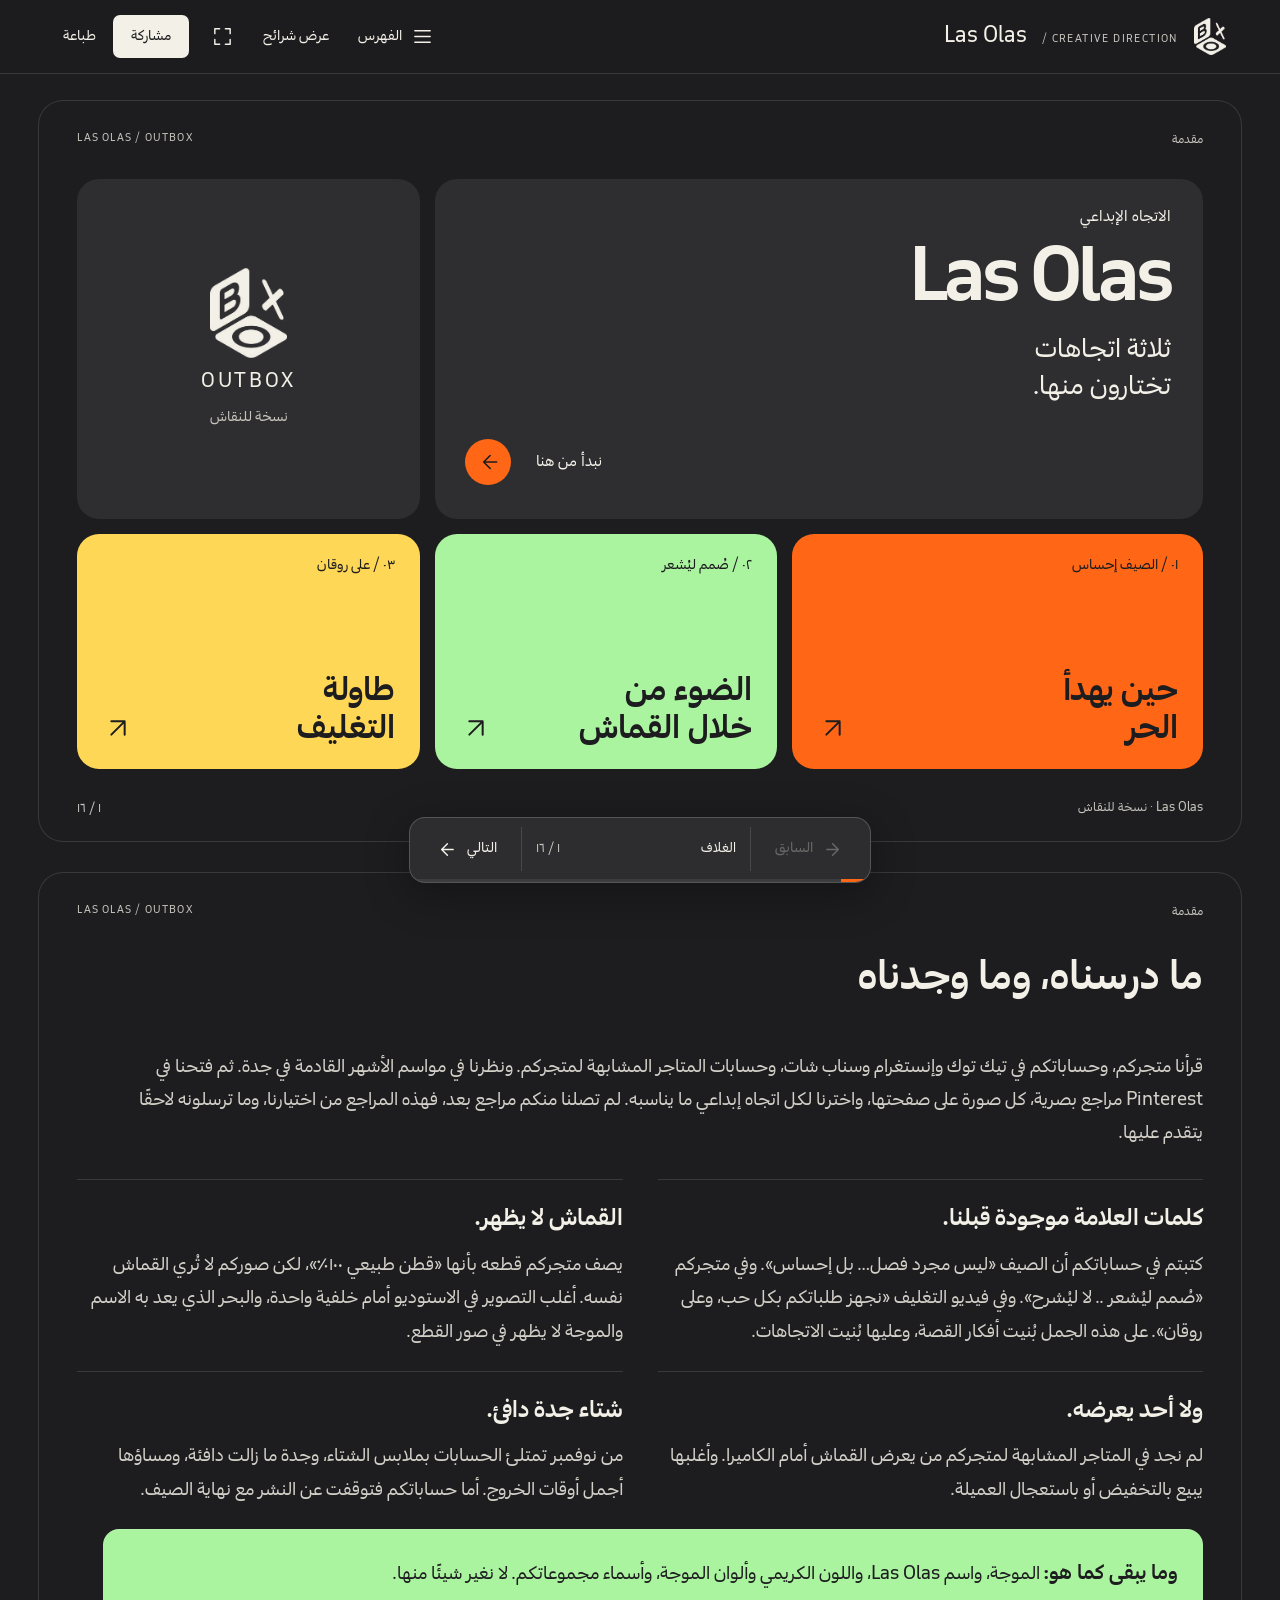
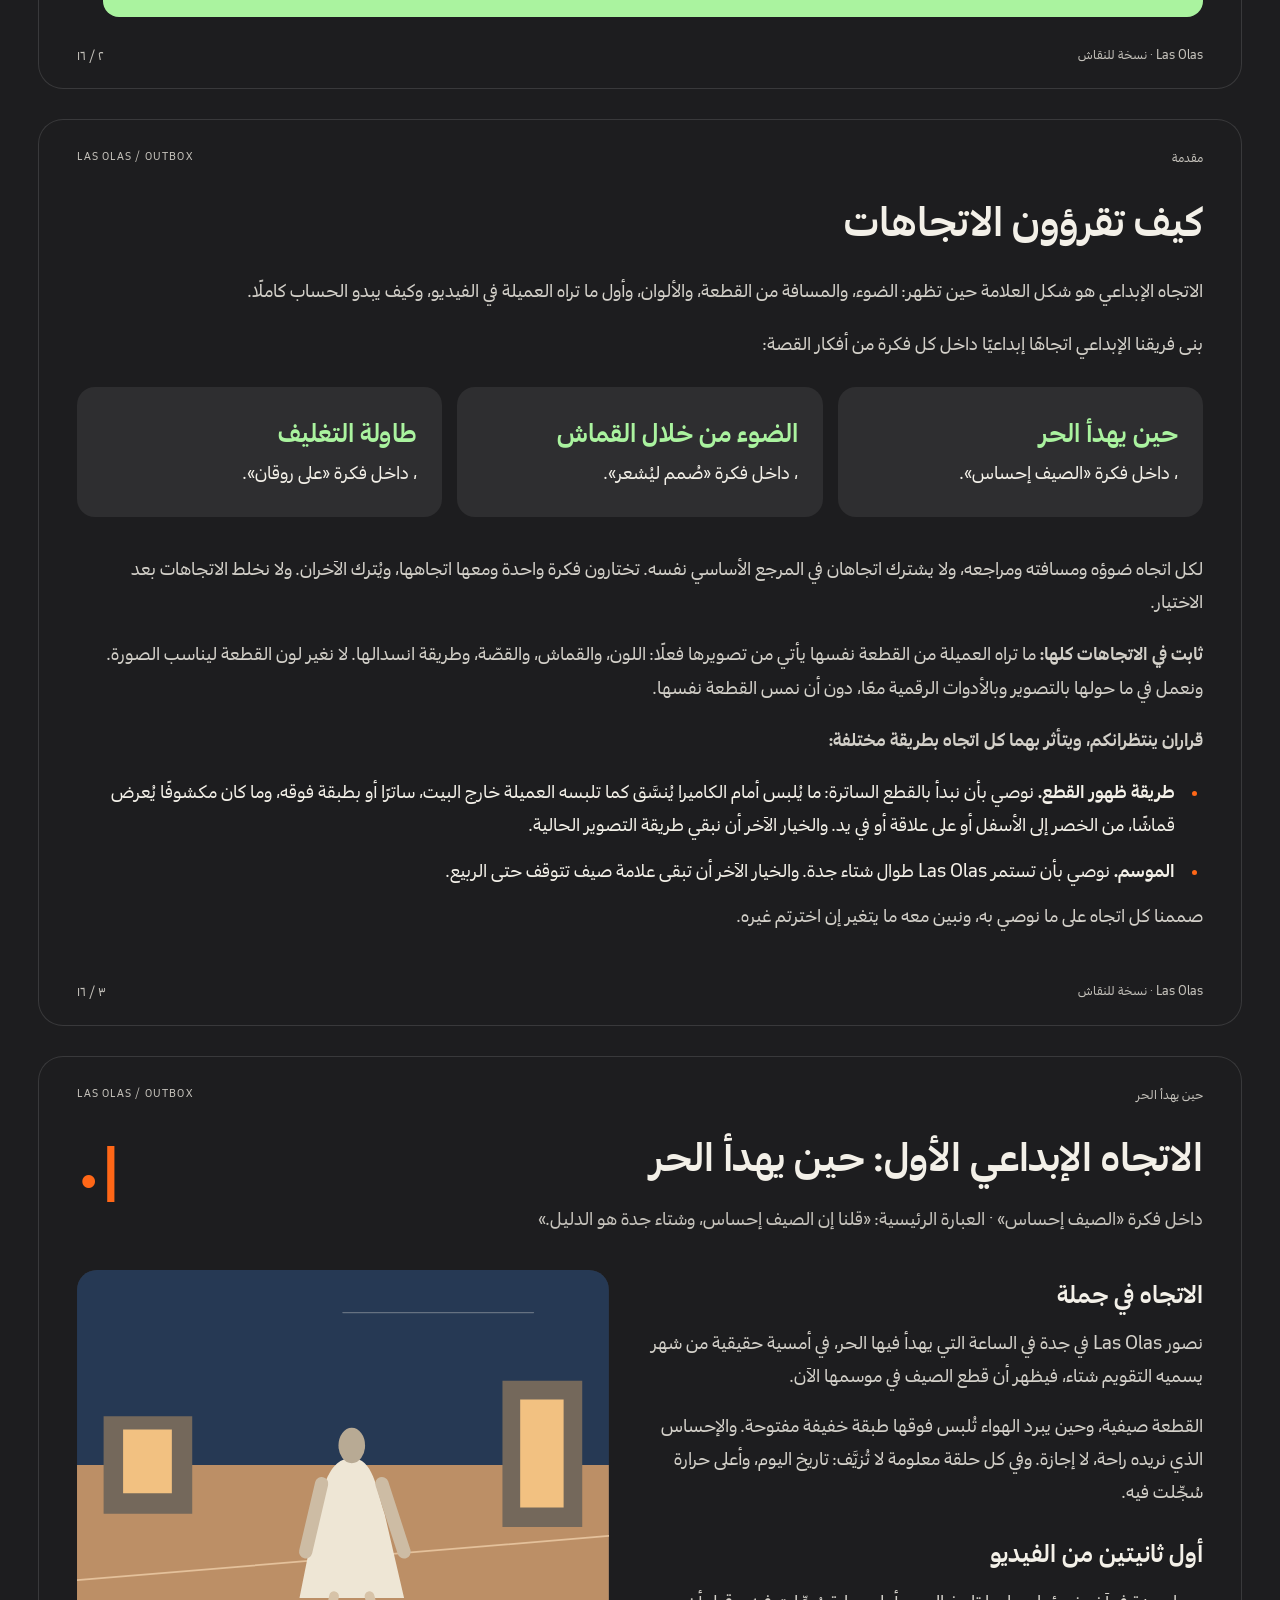
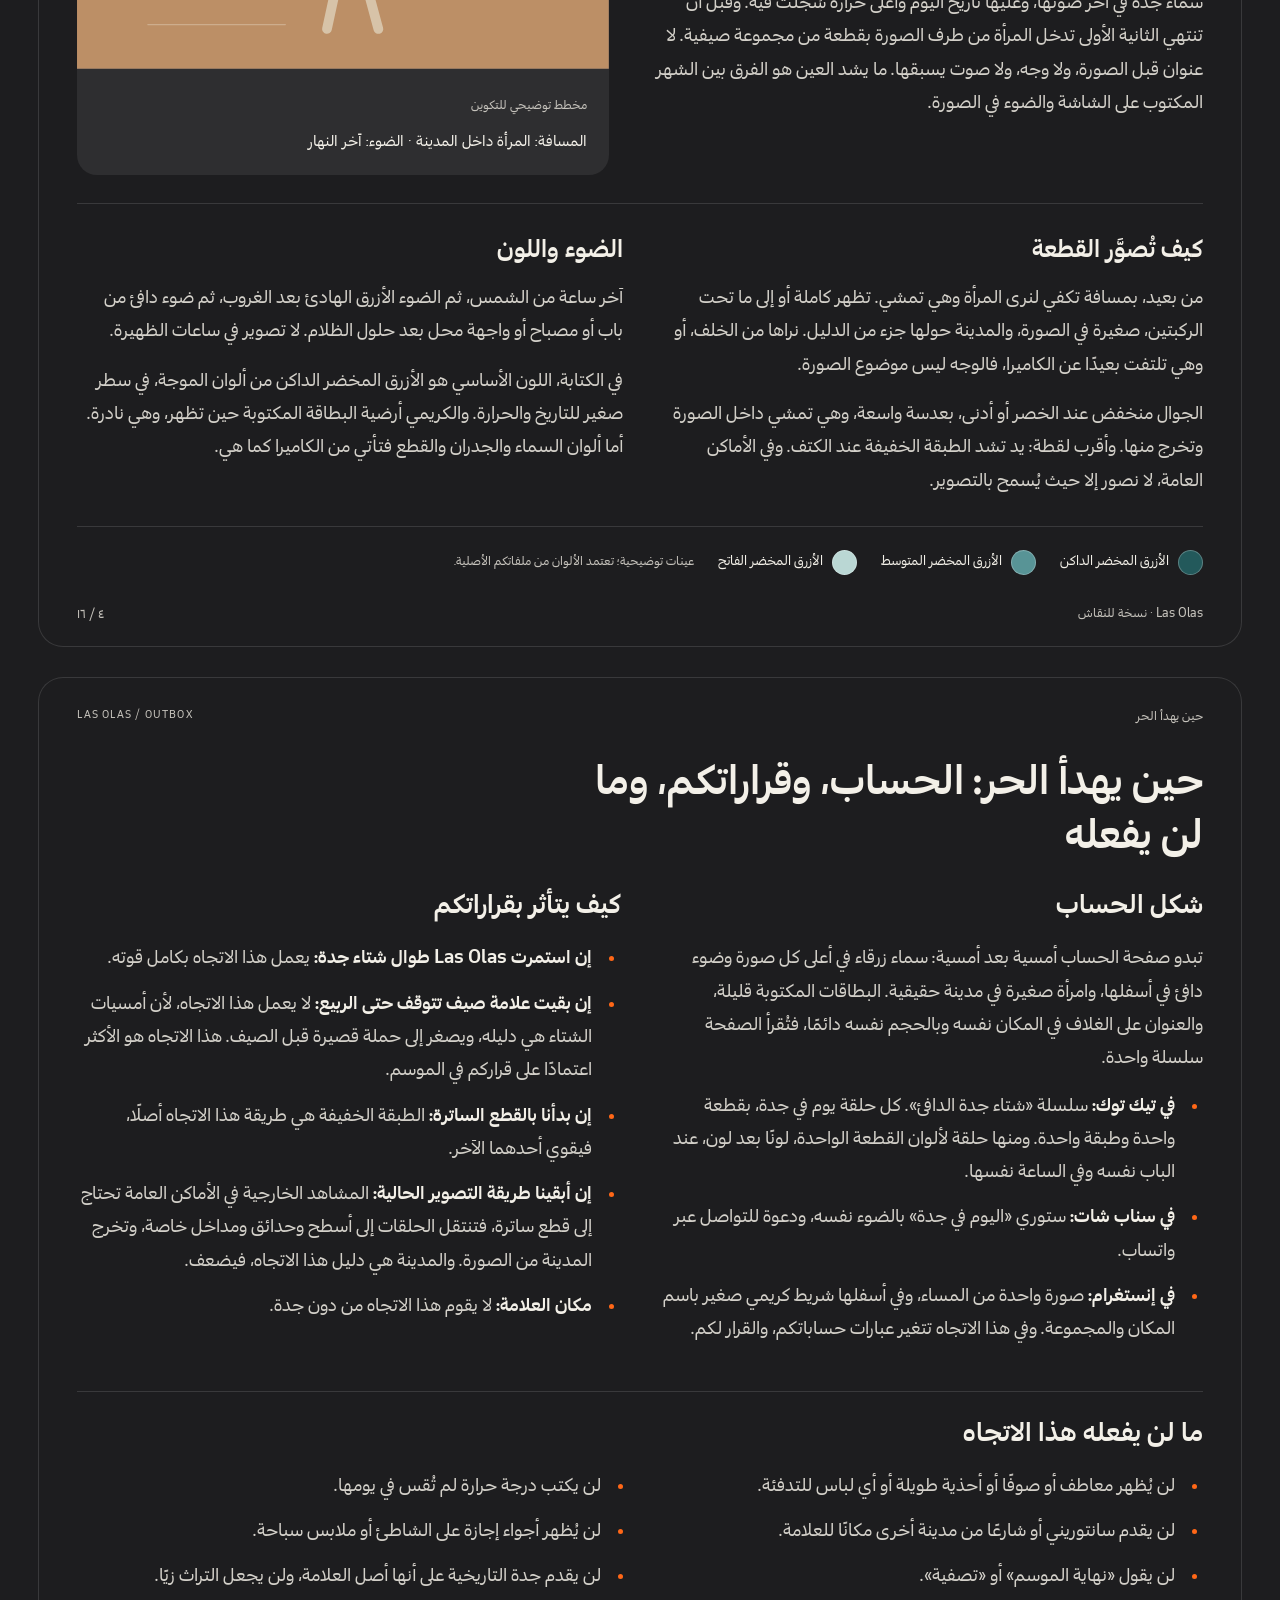
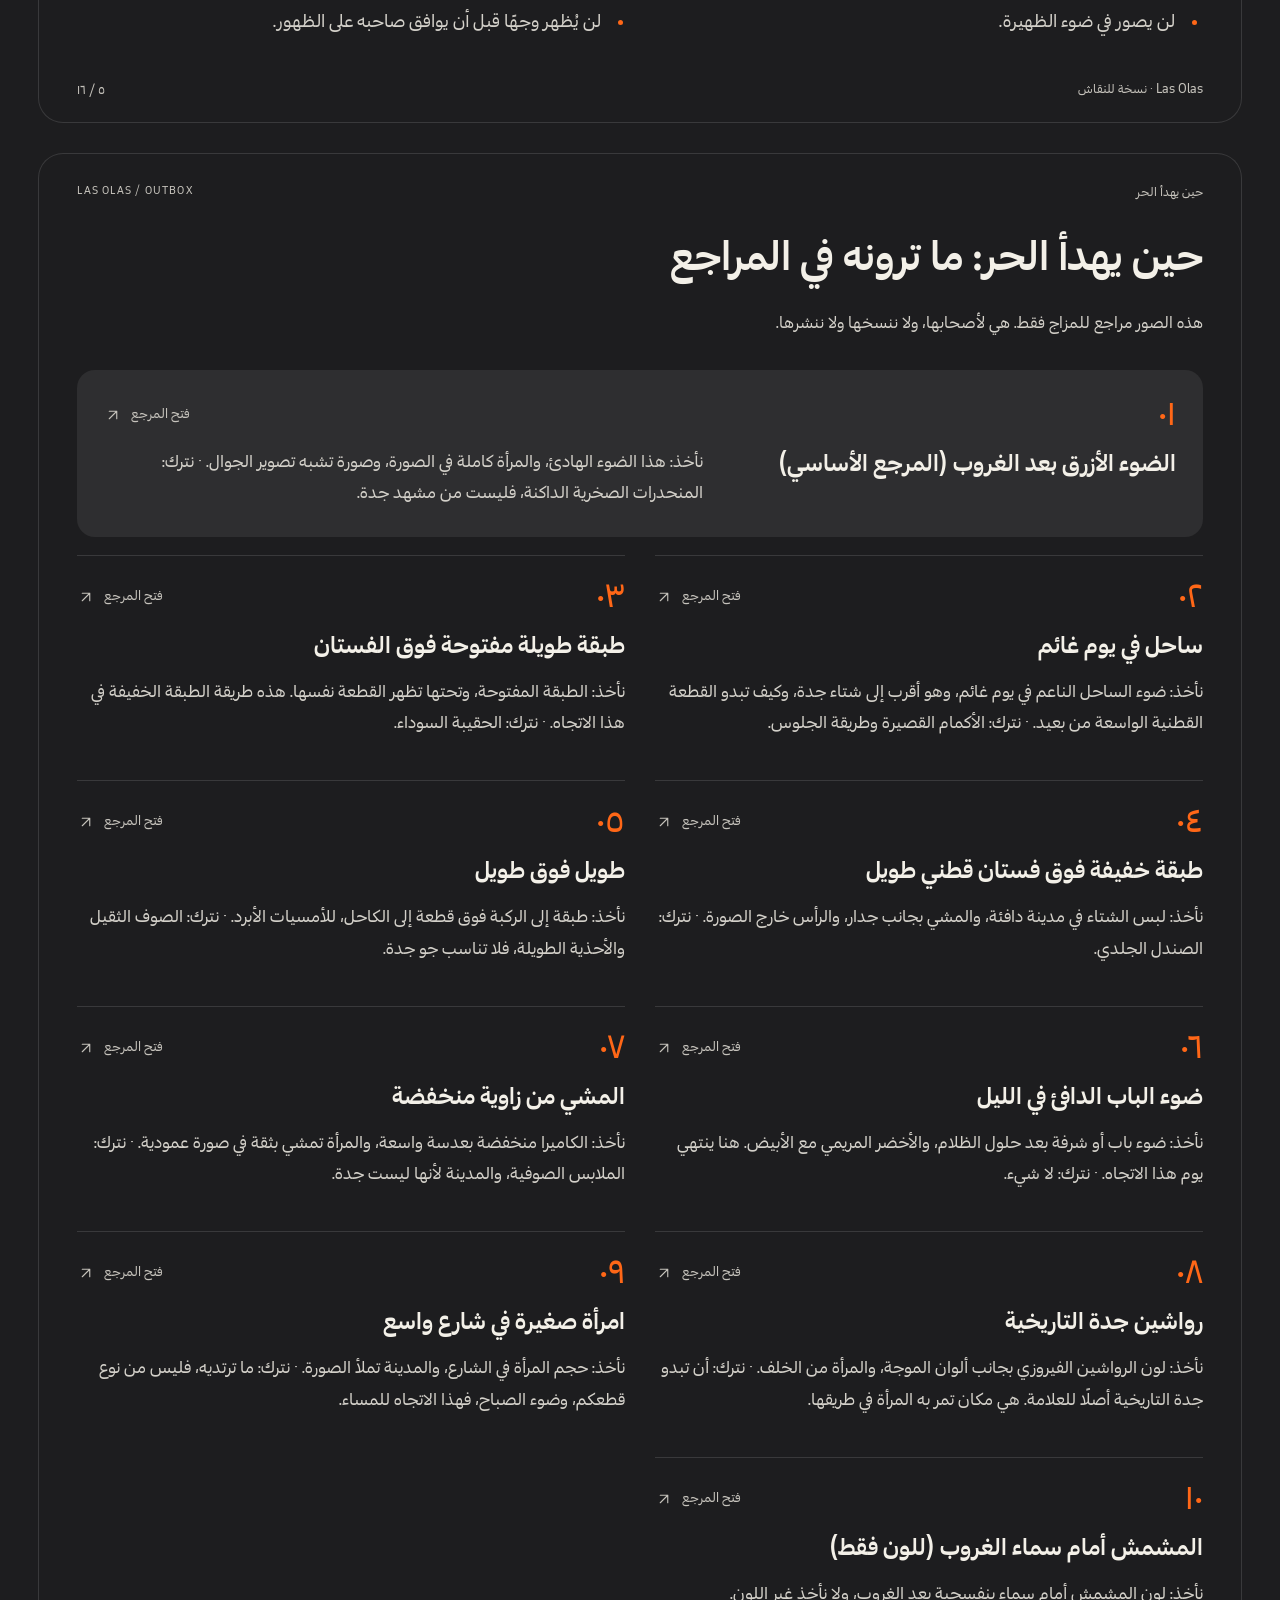
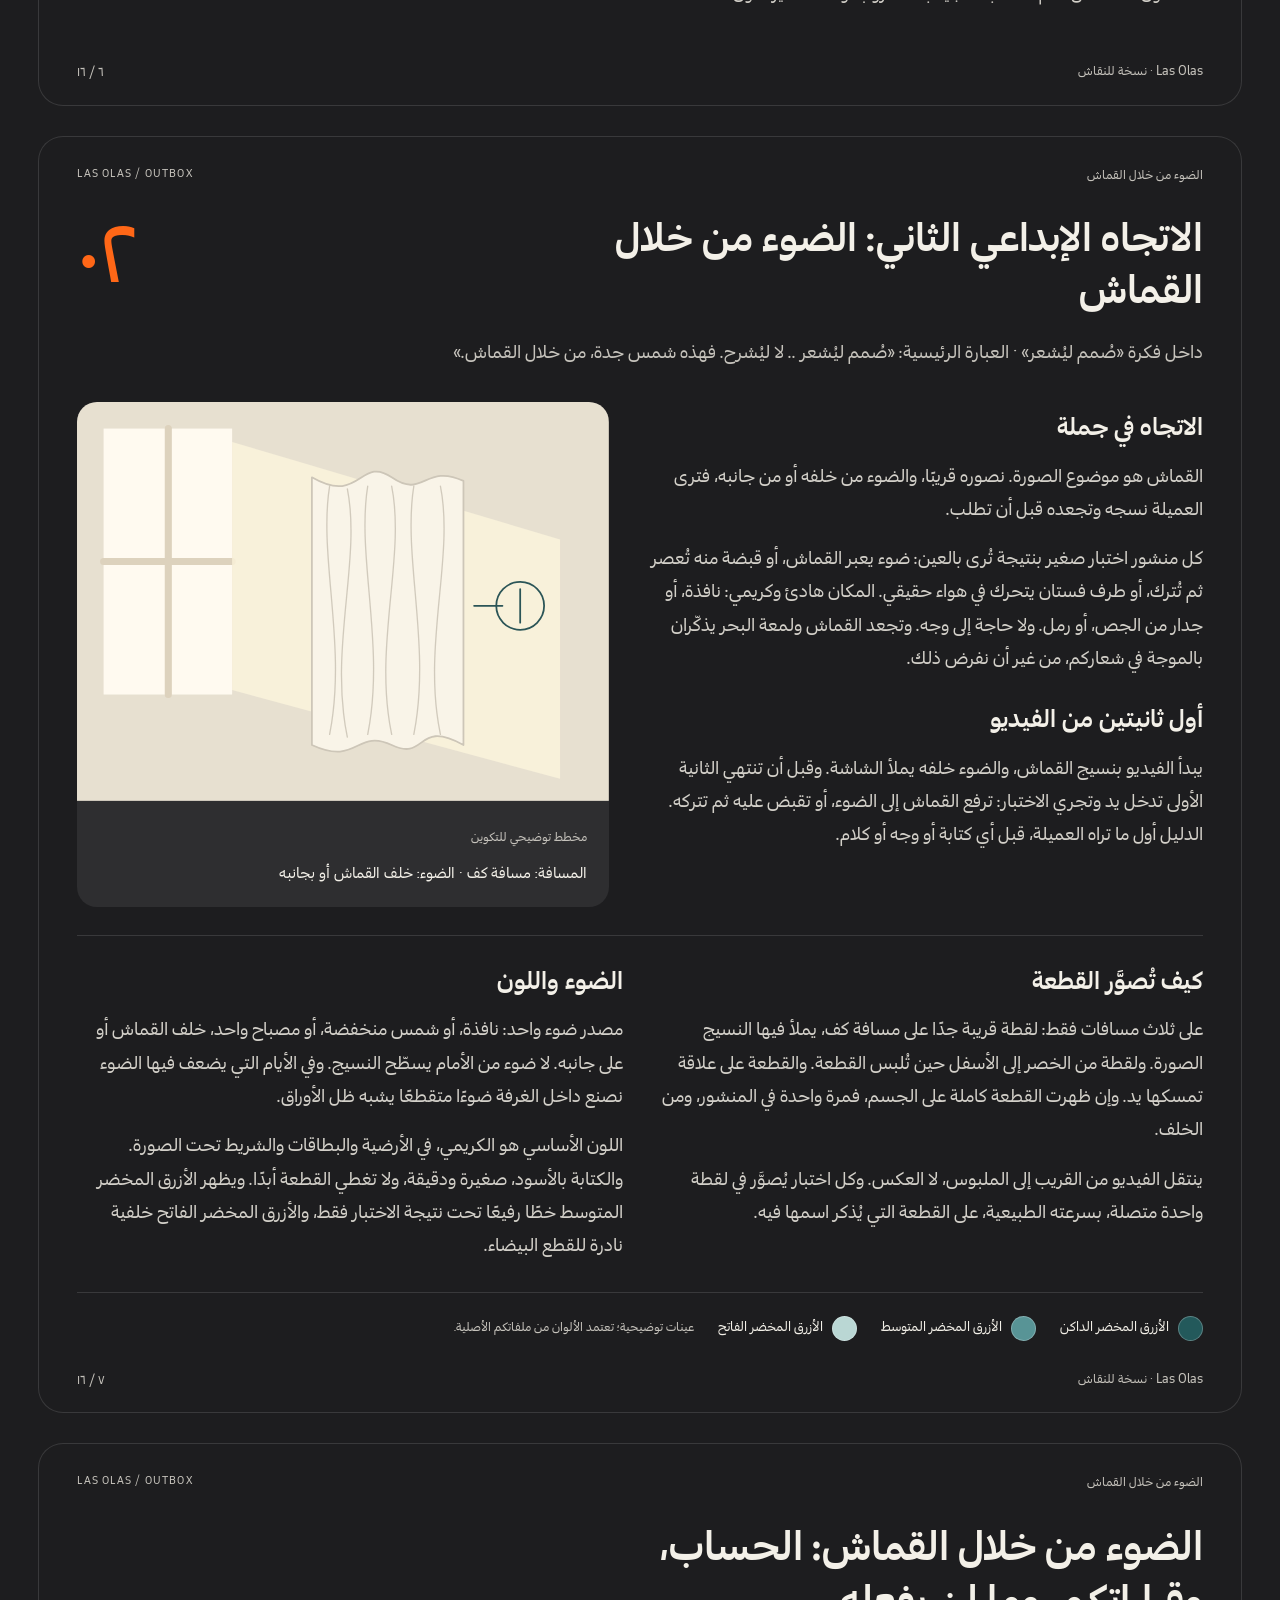
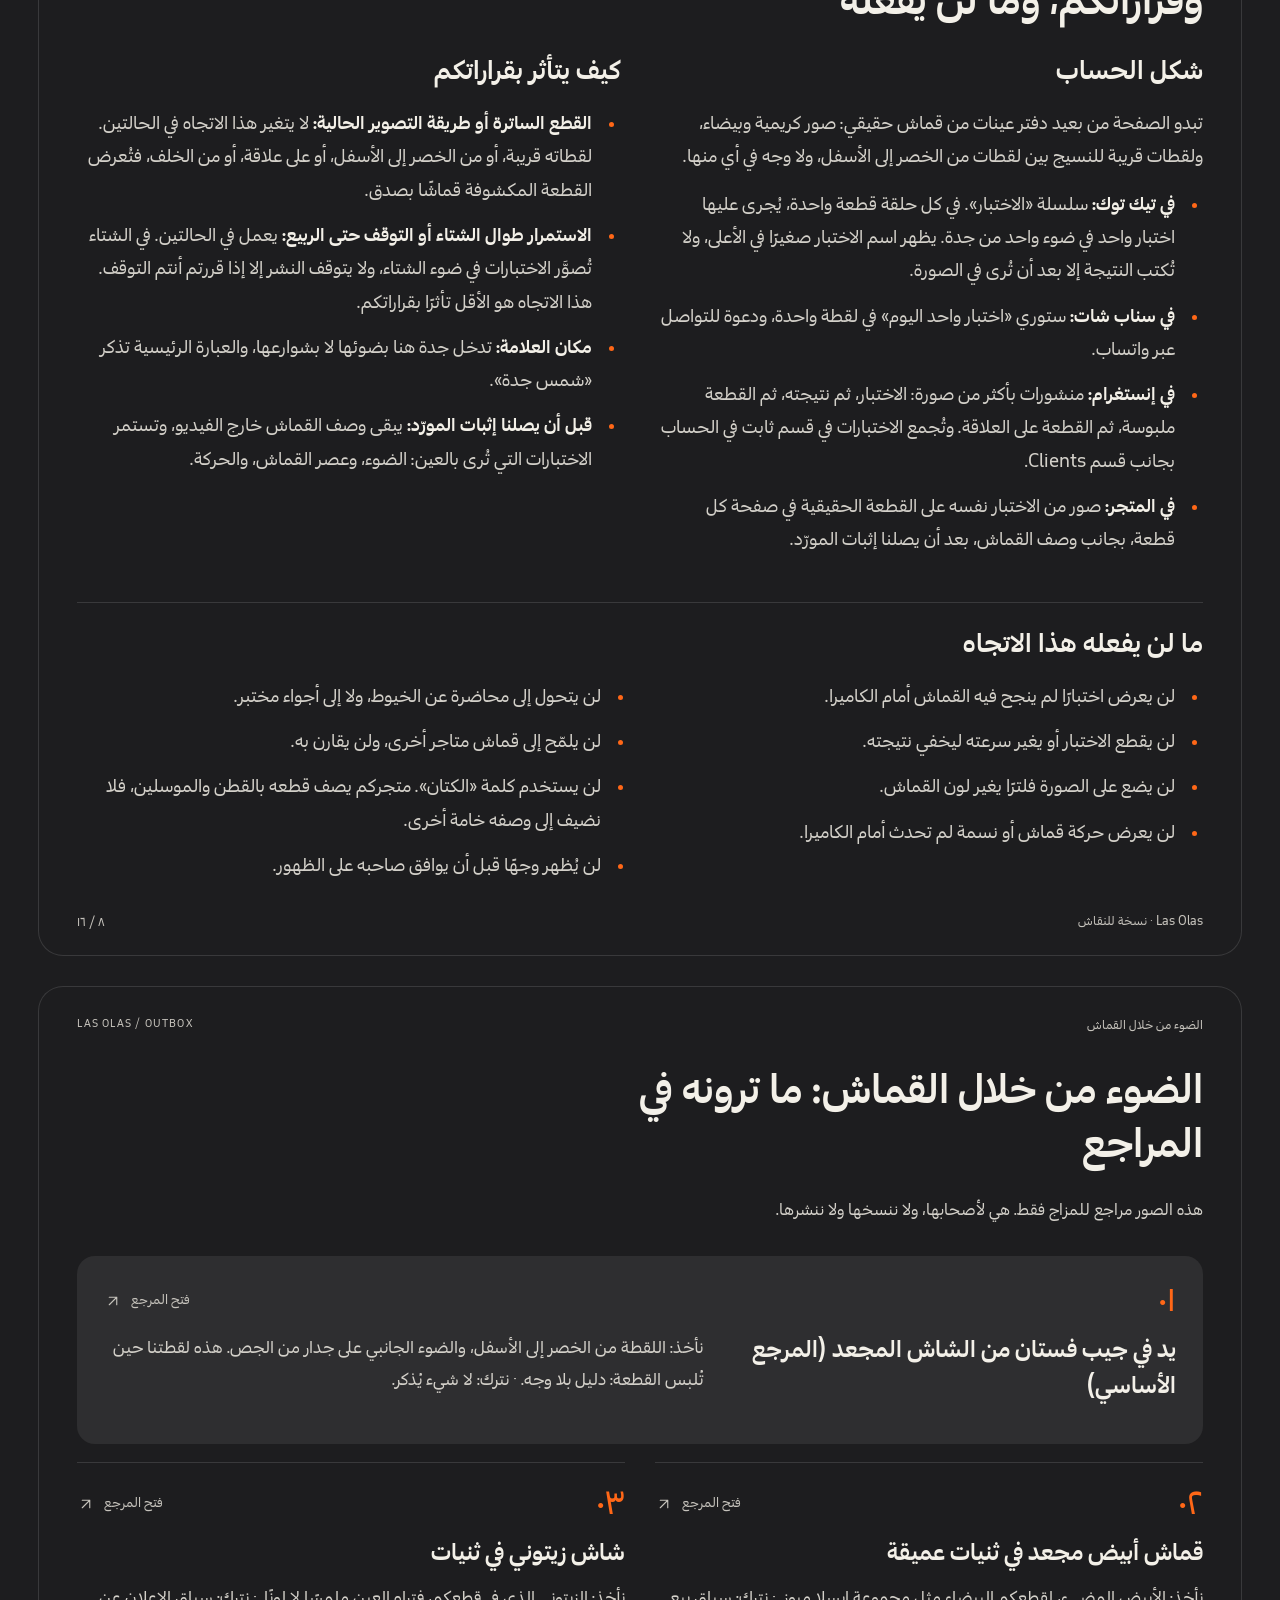
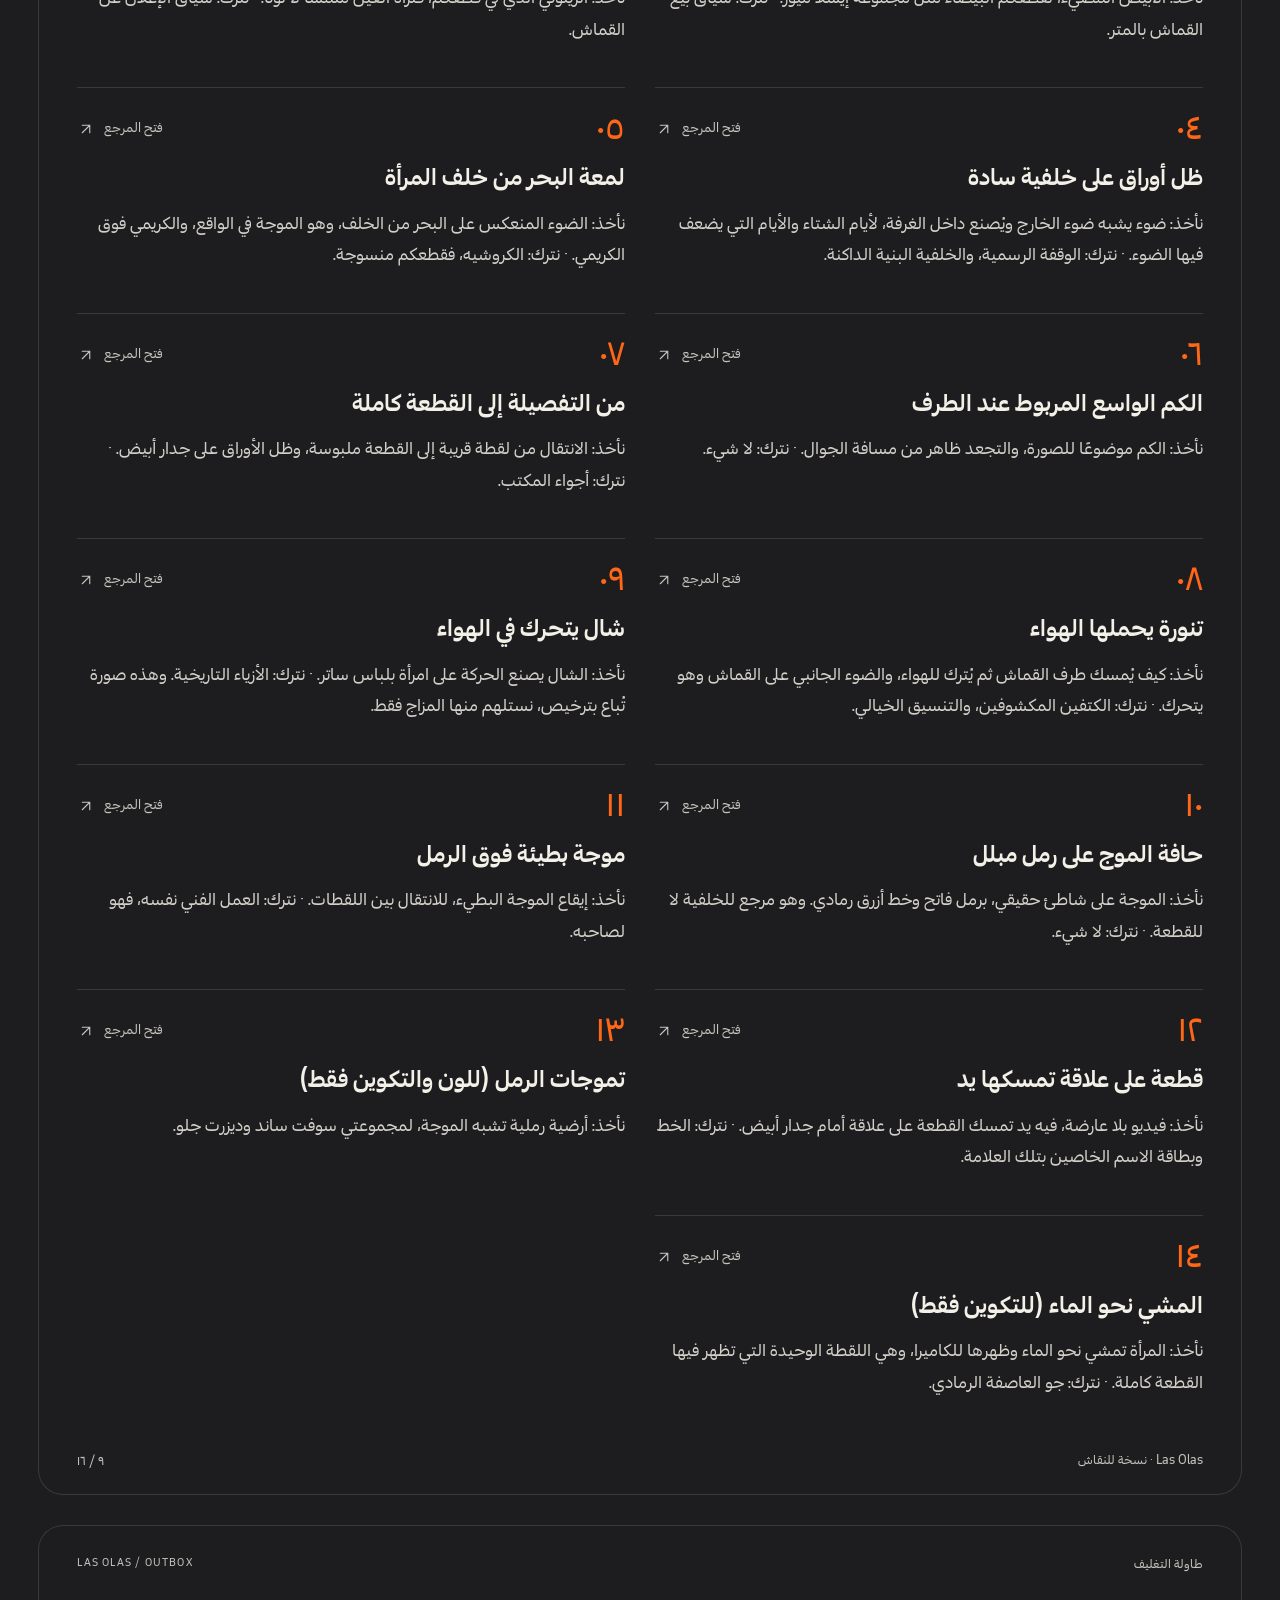
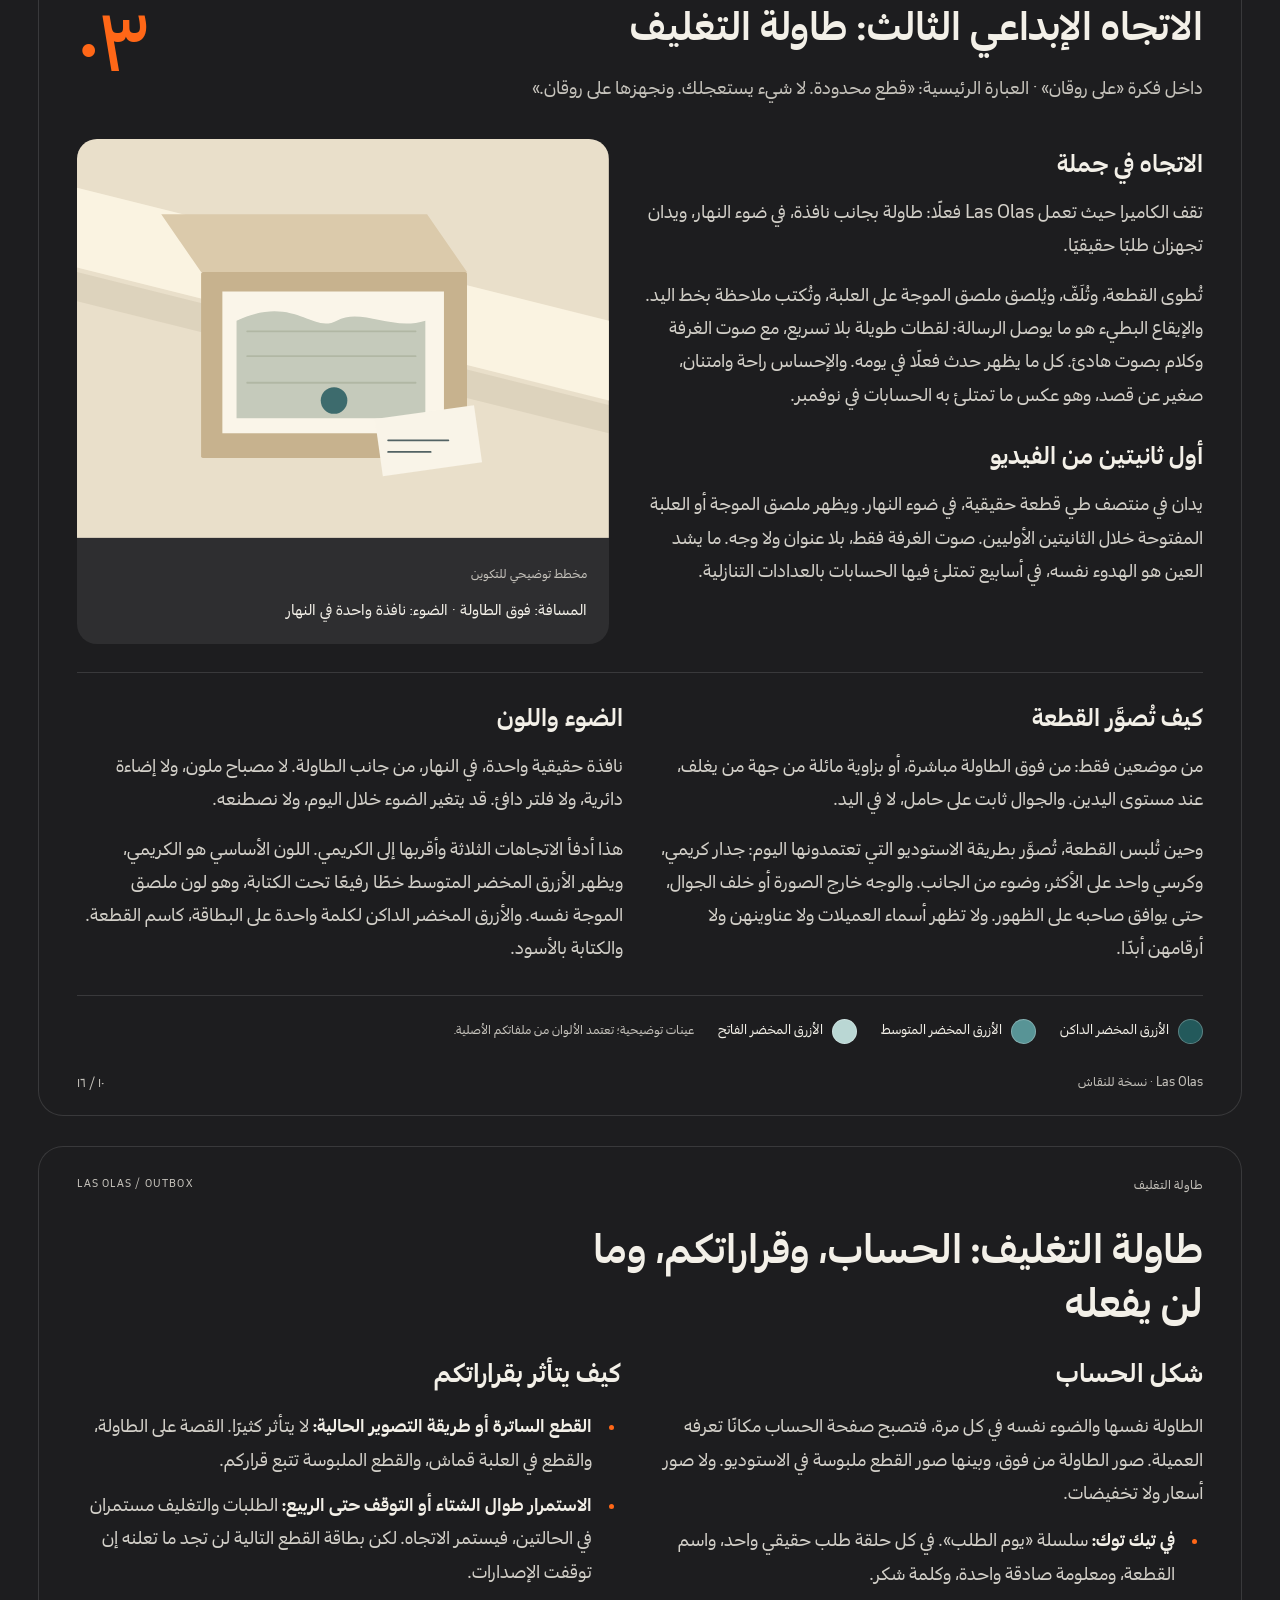
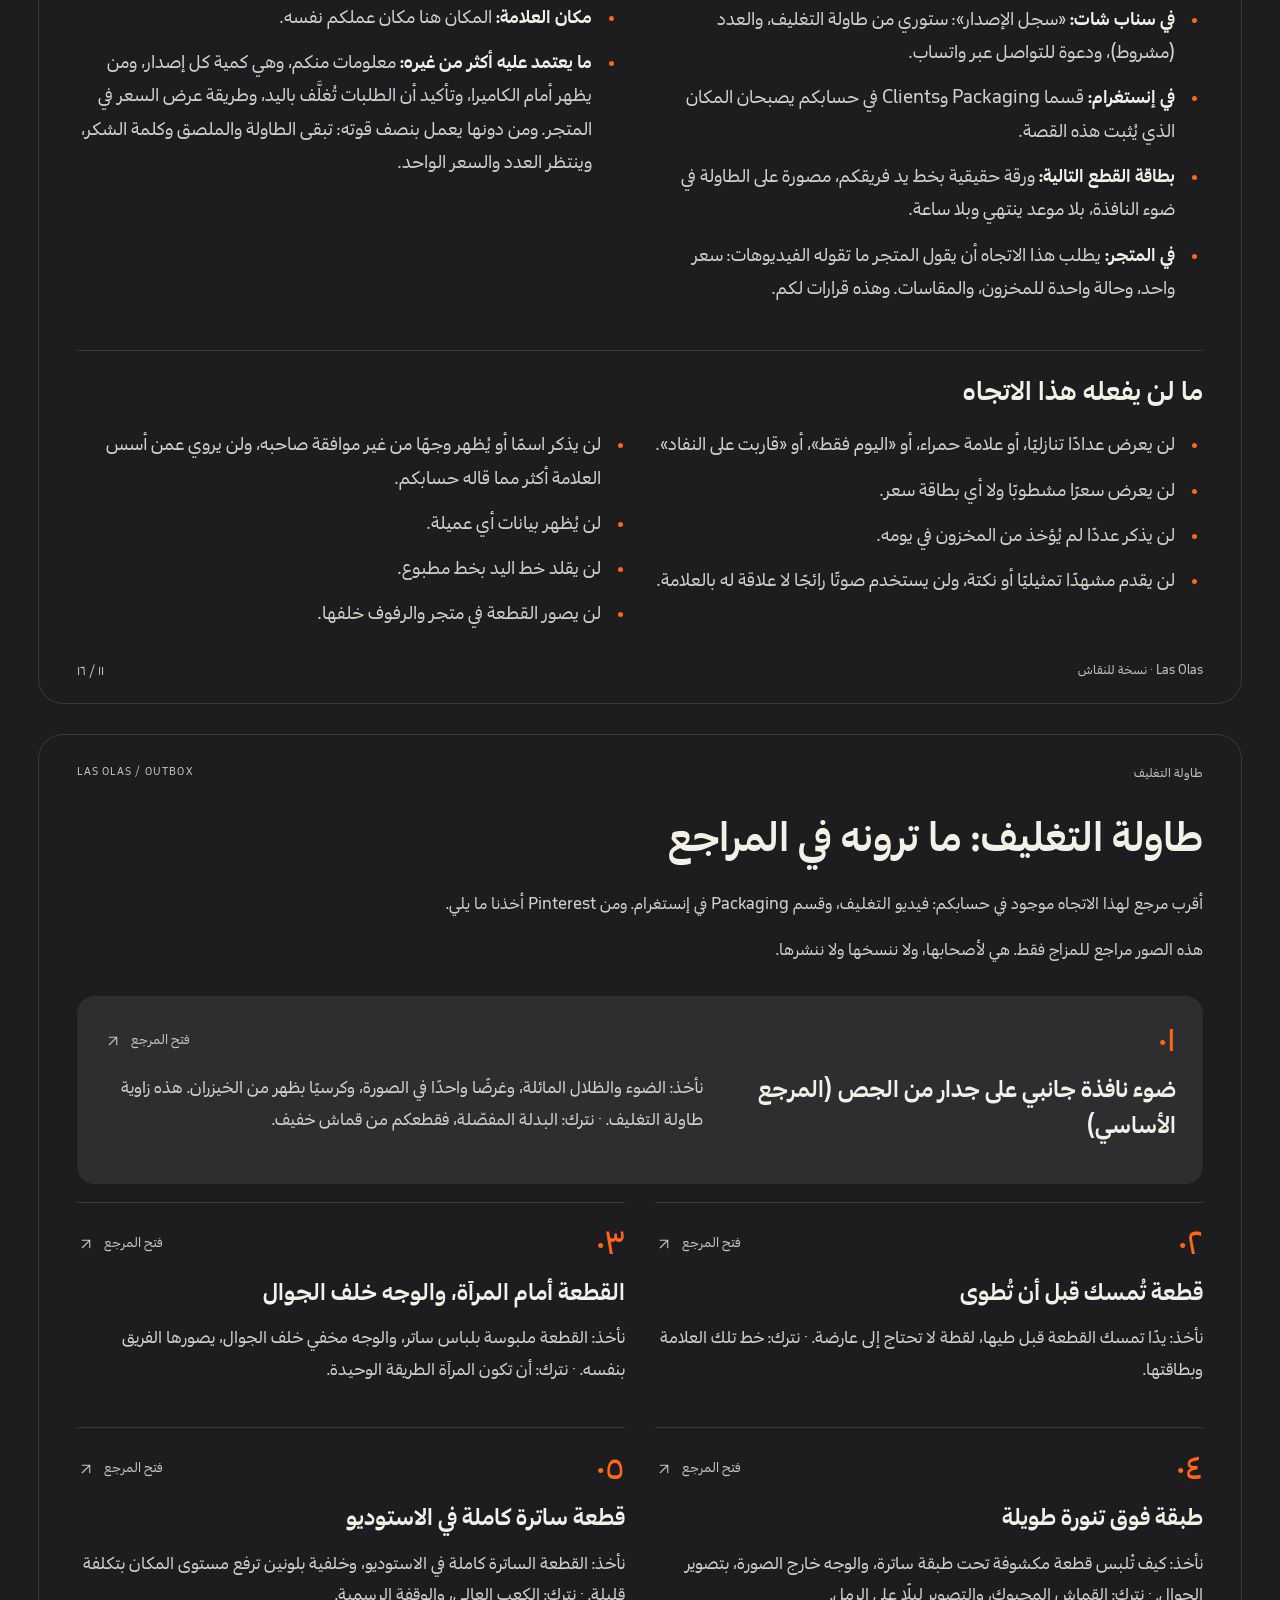
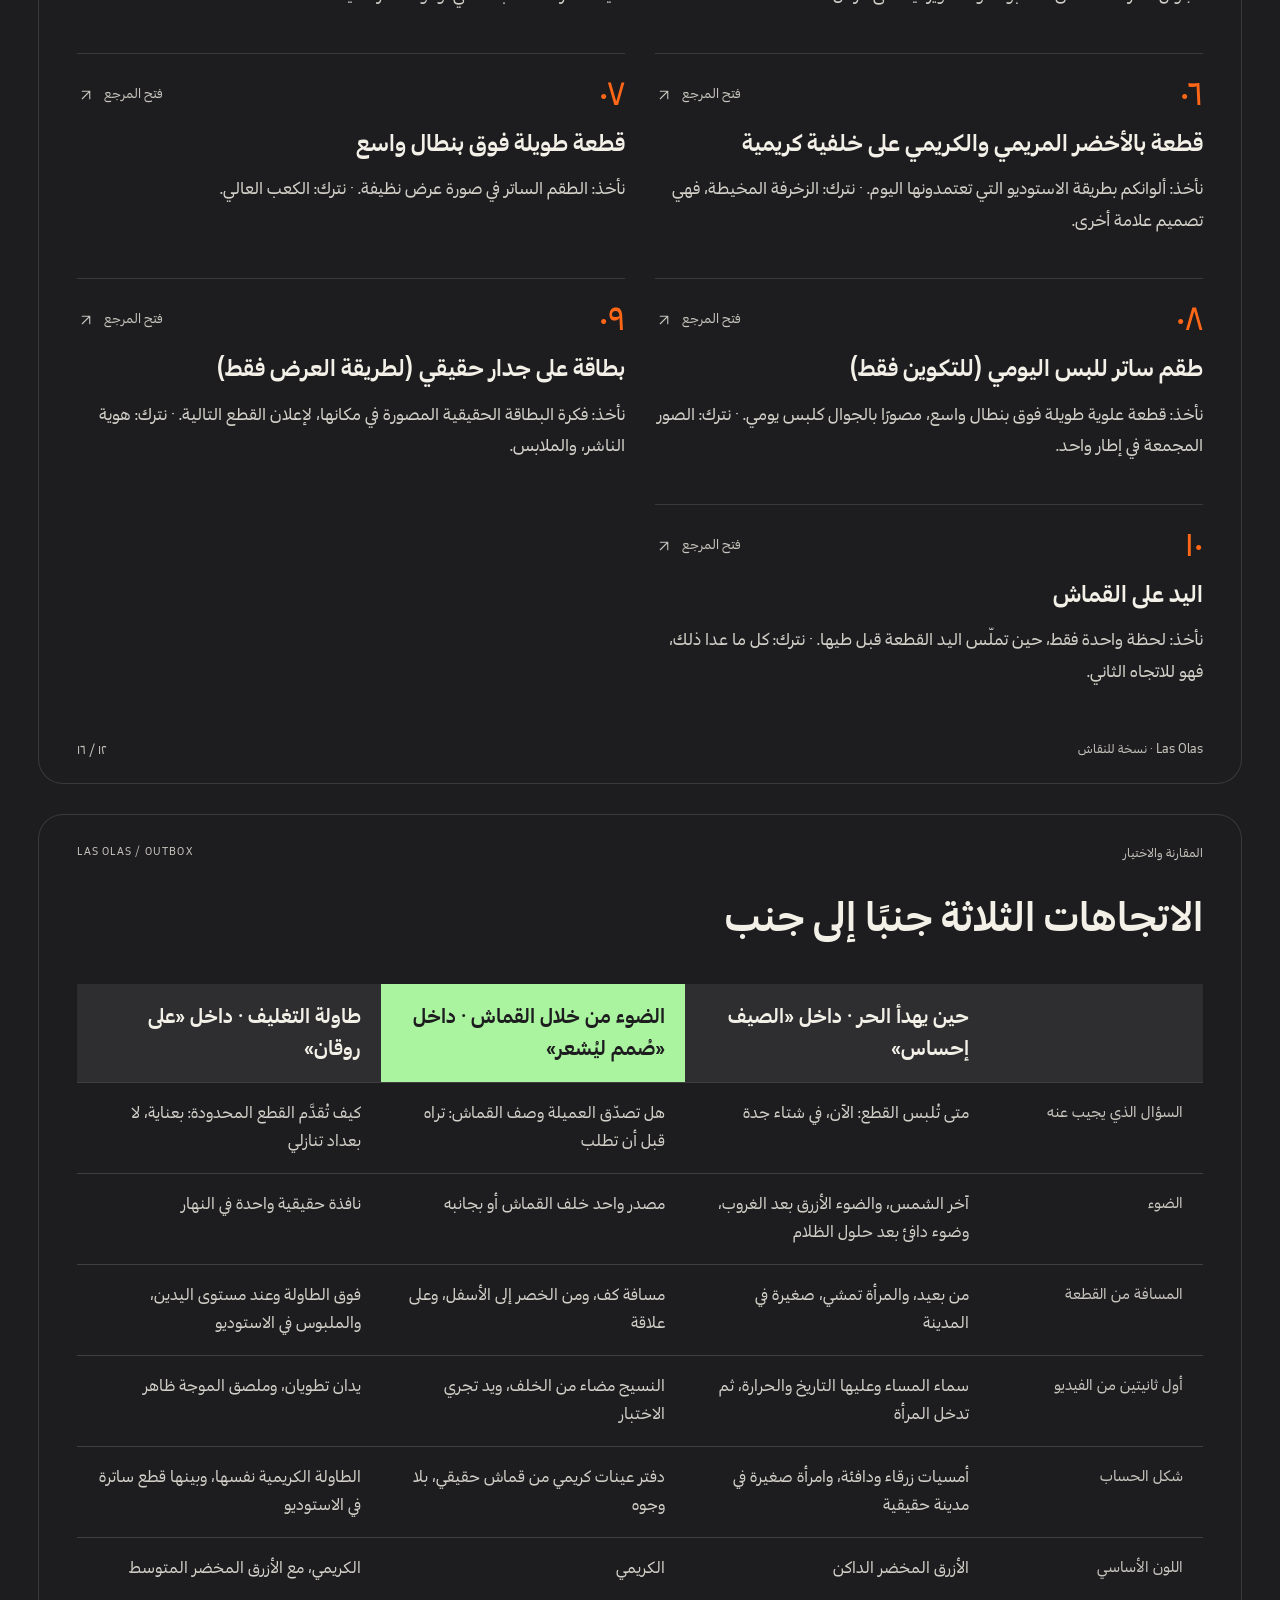
<file: presentations/las-olas-direction-20261029/index.html>
<!doctype html><html lang="ar" dir="rtl"><head><meta charset="utf-8"><meta name="viewport" content="width=device-width, initial-scale=1"><meta name="robots" content="noindex,nofollow,noarchive"><meta name="description" content="Las Olas — ثلاثة اتجاهات إبداعية للنقاش، من Outbox."><meta name="theme-color" content="#1d1d1f"><meta property="og:title" content="Las Olas · الاتجاه الإبداعي"><meta property="og:description" content="ثلاثة اتجاهات تختارون منها · Outbox"><title>Las Olas · الاتجاه الإبداعي | Outbox</title><link rel="icon" href="assets/outbox-mark.png"><link rel="stylesheet" href="style.css"></head><body><a class="skip" href="#deck">انتقل إلى العرض</a><header class="toolbar"><a class="brand" href="#page-1" aria-label="غلاف العرض"><img src="assets/outbox-mark.png" alt="Outbox"><span dir="ltr">Las Olas <small>/ CREATIVE DIRECTION</small></span></a><div class="toolbar-actions"><button id="index-button" aria-label="الفهرس" aria-haspopup="dialog"><svg viewBox="0 0 24 24" aria-hidden="true"><path d="M4 6h16M4 12h16M4 18h16"/></svg><span>الفهرس</span></button><button id="mode" aria-pressed="false">عرض شرائح</button><button id="fullscreen" aria-label="ملء الشاشة" title="ملء الشاشة"><svg viewBox="0 0 24 24" aria-hidden="true"><path d="M4 9V4h5M15 4h5v5M20 15v5h-5M9 20H4v-5"/></svg></button><button id="share">مشاركة</button><button id="print" title="طباعة أو حفظ PDF">طباعة</button></div></header><main id="deck"><section class="slide cover" id="page-1" aria-labelledby="title-1" data-title="الغلاف"><header class="slide-head"><span id="title-1">مقدمة</span><span dir="ltr">LAS OLAS / OUTBOX</span></header><div class="slide-content"><div class="cover-grid"><div class="cover-title"><span class="eyebrow">الاتجاه الإبداعي</span><h1 dir="ltr">Las Olas</h1><p>ثلاثة اتجاهات<br>تختارون منها.</p><a class="start" href="#page-2">نبدأ من هنا <svg viewBox="0 0 24 24" aria-hidden="true"><path d="m14 6-6 6 6 6M8 12h12"/></svg></a></div><div class="cover-signature"><img src="assets/outbox-mark.png" alt="Outbox"><span dir="ltr">OUTBOX</span><small>نسخة للنقاش</small></div><a class="route route-a" href="#page-4"><span>٠١ / الصيف إحساس</span><h2>حين يهدأ<br>الحر</h2><svg viewBox="0 0 24 24" aria-hidden="true"><path d="M7 17 17 7M7 7h10v10"/></svg></a><a class="route route-b" href="#page-7"><span>٠٢ / صُمم ليُشعر</span><h2>الضوء من<br>خلال القماش</h2><svg viewBox="0 0 24 24" aria-hidden="true"><path d="M7 17 17 7M7 7h10v10"/></svg></a><a class="route route-c" href="#page-10"><span>٠٣ / على روقان</span><h2>طاولة<br>التغليف</h2><svg viewBox="0 0 24 24" aria-hidden="true"><path d="M7 17 17 7M7 7h10v10"/></svg></a></div></div><footer class="slide-foot"><span>Las Olas · نسخة للنقاش</span><span>١ / ١٦</span></footer></section><section class="slide page-2" id="page-2" aria-labelledby="title-2" data-title="ما درسناه"><header class="slide-head"><span id="title-2">مقدمة</span><span dir="ltr">LAS OLAS / OUTBOX</span></header><div class="slide-content"><h2>ما درسناه، وما وجدناه</h2>
<p>قرأنا متجركم، وحساباتكم في تيك توك وإنستغرام وسناب شات، وحسابات المتاجر المشابهة لمتجركم. ونظرنا في مواسم الأشهر القادمة في جدة. ثم فتحنا في Pinterest مراجع بصرية، كل صورة على صفحتها، واخترنا لكل اتجاه إبداعي ما يناسبه. لم تصلنا منكم مراجع بعد، فهذه المراجع من اختيارنا، وما ترسلونه لاحقًا يتقدم عليها.</p>
<p><strong>كلمات العلامة موجودة قبلنا.</strong> كتبتم في حساباتكم أن الصيف «ليس مجرد فصل… بل إحساس». وفي متجركم «صُمم ليُشعر .. لا ليُشرح». وفي فيديو التغليف «نجهز طلباتكم بكل حب، وعلى روقان». على هذه الجمل بُنيت أفكار القصة، وعليها بُنيت الاتجاهات.</p>
<p><strong>القماش لا يظهر.</strong> يصف متجركم قطعه بأنها «قطن طبيعي ١٠٠٪»، لكن صوركم لا تُري القماش نفسه. أغلب التصوير في الاستوديو أمام خلفية واحدة، والبحر الذي يعد به الاسم والموجة لا يظهر في صور القطع.</p>
<p><strong>ولا أحد يعرضه.</strong> لم نجد في المتاجر المشابهة لمتجركم من يعرض القماش أمام الكاميرا. وأغلبها يبيع بالتخفيض أو باستعجال العميلة.</p>
<p><strong>شتاء جدة دافئ.</strong> من نوفمبر تمتلئ الحسابات بملابس الشتاء، وجدة ما زالت دافئة، ومساؤها أجمل أوقات الخروج. أما حساباتكم فتوقفت عن النشر مع نهاية الصيف.</p>
<p><strong>وما يبقى كما هو:</strong> الموجة، واسم Las Olas، واللون الكريمي وألوان الموجة، وأسماء مجموعاتكم. لا نغير شيئًا منها.</p></div><footer class="slide-foot"><span>Las Olas · نسخة للنقاش</span><span>٢ / ١٦</span></footer></section><section class="slide page-3" id="page-3" aria-labelledby="title-3" data-title="كيف تقرؤون الاتجاهات"><header class="slide-head"><span id="title-3">مقدمة</span><span dir="ltr">LAS OLAS / OUTBOX</span></header><div class="slide-content"><h2>كيف تقرؤون الاتجاهات</h2>
<p>الاتجاه الإبداعي هو شكل العلامة حين تظهر: الضوء، والمسافة من القطعة، والألوان، وأول ما تراه العميلة في الفيديو، وكيف يبدو الحساب كاملًا.</p>
<p>بنى فريقنا الإبداعي اتجاهًا إبداعيًا داخل كل فكرة من أفكار القصة:</p>
<ul><li><strong>حين يهدأ الحر</strong>، داخل فكرة «الصيف إحساس».</li><li><strong>الضوء من خلال القماش</strong>، داخل فكرة «صُمم ليُشعر».</li><li><strong>طاولة التغليف</strong>، داخل فكرة «على روقان».</li></ul>
<p>لكل اتجاه ضوؤه ومسافته ومراجعه، ولا يشترك اتجاهان في المرجع الأساسي نفسه. تختارون فكرة واحدة ومعها اتجاهها، ويُترك الآخران. ولا نخلط الاتجاهات بعد الاختيار.</p>
<p><strong>ثابت في الاتجاهات كلها:</strong> ما تراه العميلة من القطعة نفسها يأتي من تصويرها فعلًا: اللون، والقماش، والقصّة، وطريقة انسدالها. لا نغير لون القطعة ليناسب الصورة. ونعمل في ما حولها بالتصوير وبالأدوات الرقمية معًا، دون أن نمس القطعة نفسها.</p>
<p><strong>قراران ينتظرانكم، ويتأثر بهما كل اتجاه بطريقة مختلفة:</strong></p>
<ul><li><strong>طريقة ظهور القطع.</strong> نوصي بأن نبدأ بالقطع الساترة: ما يُلبس أمام الكاميرا يُنسَّق كما تلبسه العميلة خارج البيت، ساترًا أو بطبقة فوقه، وما كان مكشوفًا يُعرض قماشًا، من الخصر إلى الأسفل أو على علاقة أو في يد. والخيار الآخر أن نبقي طريقة التصوير الحالية.</li><li><strong>الموسم.</strong> نوصي بأن تستمر Las Olas طوال شتاء جدة. والخيار الآخر أن تبقى علامة صيف تتوقف حتى الربيع.</li></ul>
<p>صممنا كل اتجاه على ما نوصي به، ونبين معه ما يتغير إن اخترتم غيره.</p></div><footer class="slide-foot"><span>Las Olas · نسخة للنقاش</span><span>٣ / ١٦</span></footer></section><section class="slide direction" id="page-4" aria-labelledby="title-4" data-title="حين يهدأ الحر"><header class="slide-head"><span id="title-4">حين يهدأ الحر</span><span dir="ltr">LAS OLAS / OUTBOX</span></header><div class="slide-content"><div class="direction-heading"><span class="direction-number">٠١</span><h2>الاتجاه الإبداعي الأول: حين يهدأ الحر</h2>
<p>داخل فكرة «الصيف إحساس» · العبارة الرئيسية: «قلنا إن الصيف إحساس، وشتاء جدة هو الدليل.»</p></div><div class="direction-layout"><div class="direction-copy"><h3>الاتجاه في جملة</h3>
<p>نصور Las Olas في جدة في الساعة التي يهدأ فيها الحر، في أمسية حقيقية من شهر يسميه التقويم شتاء، فيظهر أن قطع الصيف في موسمها الآن.</p>
<p>القطعة صيفية، وحين يبرد الهواء تُلبس فوقها طبقة خفيفة مفتوحة. والإحساس الذي نريده راحة، لا إجازة. وفي كل حلقة معلومة لا تُزيَّف: تاريخ اليوم، وأعلى حرارة سُجِّلت فيه.</p>
<h3>أول ثانيتين من الفيديو</h3>
<p>سماء جدة في آخر ضوئها، وعليها تاريخ اليوم وأعلى حرارة سُجِّلت فيه. وقبل أن تنتهي الثانية الأولى تدخل المرأة من طرف الصورة بقطعة من مجموعة صيفية. لا عنوان قبل الصورة، ولا وجه، ولا صوت يسبقها. ما يشد العين هو الفرق بين الشهر المكتوب على الشاشة والضوء في الصورة.</p></div><figure class="direction-diagram"><svg viewBox="0 0 600 450" role="img" aria-label="مخطط توضيحي للتكوين، وليس صورة للمنتج"><rect width="600" height="450" fill="#263954"/><path d="M0 220H600V450H0Z" fill="#bc8f66"/><path d="M30 275V165H130V275M480 290V125H570V290" fill="#74685b"/><path d="M52 180h55v72H52zM500 146h49v122h-49z" fill="#f2c181"/><path d="M0 350 600 300" stroke="#e4c19b" stroke-width="2"/><path d="M310 212c-26 0-33 35-40 63l-19 95h118l-22-95c-9-28-13-63-37-63Z" fill="#eee6d5"/><path d="m276 241-18 77M344 241l25 77" stroke="#cdbca4" stroke-width="15" stroke-linecap="round"/><ellipse cx="310" cy="198" rx="15" ry="20" fill="#b8aa94"/><path d="m290 368-8 37m48-37 10 37" stroke="#d7c3a8" stroke-width="11"/><path d="M300 48h215M80 400h155" stroke="#f3f0e8" stroke-opacity=".3"/></svg><figcaption><span>مخطط توضيحي للتكوين</span><p>المسافة: المرأة داخل المدينة · الضوء: آخر النهار</p></figcaption></figure></div><div class="direction-details"><div><h3>كيف تُصوَّر القطعة</h3>
<p>من بعيد، بمسافة تكفي لنرى المرأة وهي تمشي. تظهر كاملة أو إلى ما تحت الركبتين، صغيرة في الصورة، والمدينة حولها جزء من الدليل. نراها من الخلف، أو وهي تلتفت بعيدًا عن الكاميرا، فالوجه ليس موضوع الصورة.</p>
<p>الجوال منخفض عند الخصر أو أدنى، بعدسة واسعة، وهي تمشي داخل الصورة وتخرج منها. وأقرب لقطة: يد تشد الطبقة الخفيفة عند الكتف. وفي الأماكن العامة، لا نصور إلا حيث يُسمح بالتصوير.</p></div><div><h3>الضوء واللون</h3>
<p>آخر ساعة من الشمس، ثم الضوء الأزرق الهادئ بعد الغروب، ثم ضوء دافئ من باب أو مصباح أو واجهة محل بعد حلول الظلام. لا تصوير في ساعات الظهيرة.</p>
<p>في الكتابة، اللون الأساسي هو الأزرق المخضر الداكن من ألوان الموجة، في سطر صغير للتاريخ والحرارة. والكريمي أرضية البطاقة المكتوبة حين تظهر، وهي نادرة. أما ألوان السماء والجدران والقطع فتأتي من الكاميرا كما هي.</p></div></div><div class="swatches"><span><i style="background:#23595b"></i>الأزرق المخضر الداكن</span><span><i style="background:#589496"></i>الأزرق المخضر المتوسط</span><span><i style="background:#bad7d4"></i>الأزرق المخضر الفاتح</span><small>عينات توضيحية؛ تعتمد الألوان من ملفاتكم الأصلية.</small></div></div><footer class="slide-foot"><span>Las Olas · نسخة للنقاش</span><span>٤ / ١٦</span></footer></section><section class="slide page-5" id="page-5" aria-labelledby="title-5" data-title="الحساب والقرارات"><header class="slide-head"><span id="title-5">حين يهدأ الحر</span><span dir="ltr">LAS OLAS / OUTBOX</span></header><div class="slide-content"><h2>حين يهدأ الحر: الحساب، وقراراتكم، وما لن يفعله</h2><div class="editorial-columns"><div class="editorial-block"><h3>شكل الحساب</h3>
<p>تبدو صفحة الحساب أمسية بعد أمسية: سماء زرقاء في أعلى كل صورة وضوء دافئ في أسفلها، وامرأة صغيرة في مدينة حقيقية. البطاقات المكتوبة قليلة، والعنوان على الغلاف في المكان نفسه وبالحجم نفسه دائمًا، فتُقرأ الصفحة سلسلة واحدة.</p>
<ul><li><strong>في تيك توك:</strong> سلسلة «شتاء جدة الدافئ». كل حلقة يوم في جدة، بقطعة واحدة وطبقة واحدة. ومنها حلقة لألوان القطعة الواحدة، لونًا بعد لون، عند الباب نفسه وفي الساعة نفسها.</li><li><strong>في سناب شات:</strong> ستوري «اليوم في جدة» بالضوء نفسه، ودعوة للتواصل عبر واتساب.</li><li><strong>في إنستغرام:</strong> صورة واحدة من المساء، وفي أسفلها شريط كريمي صغير باسم المكان والمجموعة. وفي هذا الاتجاه تتغير عبارات حساباتكم، والقرار لكم.</li></ul></div><div class="editorial-block"><h3>كيف يتأثر بقراراتكم</h3>
<ul><li><strong>إن استمرت Las Olas طوال شتاء جدة:</strong> يعمل هذا الاتجاه بكامل قوته.</li><li><strong>إن بقيت علامة صيف تتوقف حتى الربيع:</strong> لا يعمل هذا الاتجاه، لأن أمسيات الشتاء هي دليله، ويصغر إلى حملة قصيرة قبل الصيف. هذا الاتجاه هو الأكثر اعتمادًا على قراركم في الموسم.</li><li><strong>إن بدأنا بالقطع الساترة:</strong> الطبقة الخفيفة هي طريقة هذا الاتجاه أصلًا، فيقوي أحدهما الآخر.</li><li><strong>إن أبقينا طريقة التصوير الحالية:</strong> المشاهد الخارجية في الأماكن العامة تحتاج إلى قطع ساترة، فتنتقل الحلقات إلى أسطح وحدائق ومداخل خاصة، وتخرج المدينة من الصورة. والمدينة هي دليل هذا الاتجاه، فيضعف.</li><li><strong>مكان العلامة:</strong> لا يقوم هذا الاتجاه من دون جدة.</li></ul></div><div class="editorial-block"><h3>ما لن يفعله هذا الاتجاه</h3>
<ul><li>لن يُظهر معاطف أو صوفًا أو أحذية طويلة أو أي لباس للتدفئة.</li><li>لن يقدم سانتوريني أو شارعًا من مدينة أخرى مكانًا للعلامة.</li><li>لن يقول «نهاية الموسم» أو «تصفية».</li><li>لن يصور في ضوء الظهيرة.</li><li>لن يكتب درجة حرارة لم تُقس في يومها.</li><li>لن يُظهر أجواء إجازة على الشاطئ أو ملابس سباحة.</li><li>لن يقدم جدة التاريخية على أنها أصل العلامة، ولن يجعل التراث زيًا.</li><li>لن يُظهر وجهًا قبل أن يوافق صاحبه على الظهور.</li></ul></div></div></div><footer class="slide-foot"><span>Las Olas · نسخة للنقاش</span><span>٥ / ١٦</span></footer></section><section class="slide reference-page" id="page-6" aria-labelledby="title-6" data-title="مراجع الاتجاه الأول"><header class="slide-head"><span id="title-6">حين يهدأ الحر</span><span dir="ltr">LAS OLAS / OUTBOX</span></header><div class="slide-content"><h2>حين يهدأ الحر: ما ترونه في المراجع</h2>
<p>هذه الصور مراجع للمزاج فقط. هي لأصحابها، ولا ننسخها ولا ننشرها.</p><div class="references"><article class="reference"><div class="ref-top"><span class="ref-index">٠١</span><a href="https://www.pinterest.com/pin/869968853042589650/" target="_blank" rel="noopener noreferrer" aria-label="فتح المرجع ١ في Pinterest">فتح المرجع <svg viewBox="0 0 24 24" aria-hidden="true"><path d="M7 17 17 7M7 7h10v10"/></svg></a></div><h3>الضوء الأزرق بعد الغروب (المرجع الأساسي)</h3><p>نأخذ: هذا الضوء الهادئ، والمرأة كاملة في الصورة، وصورة تشبه تصوير الجوال. · نترك: المنحدرات الصخرية الداكنة، فليست من مشهد جدة.</p></article><article class="reference"><div class="ref-top"><span class="ref-index">٠٢</span><a href="https://www.pinterest.com/pin/13510867624832638/" target="_blank" rel="noopener noreferrer" aria-label="فتح المرجع ٢ في Pinterest">فتح المرجع <svg viewBox="0 0 24 24" aria-hidden="true"><path d="M7 17 17 7M7 7h10v10"/></svg></a></div><h3>ساحل في يوم غائم</h3><p>نأخذ: ضوء الساحل الناعم في يوم غائم، وهو أقرب إلى شتاء جدة، وكيف تبدو القطعة القطنية الواسعة من بعيد. · نترك: الأكمام القصيرة وطريقة الجلوس.</p></article><article class="reference"><div class="ref-top"><span class="ref-index">٠٣</span><a href="https://www.pinterest.com/pin/589338301268574630/" target="_blank" rel="noopener noreferrer" aria-label="فتح المرجع ٣ في Pinterest">فتح المرجع <svg viewBox="0 0 24 24" aria-hidden="true"><path d="M7 17 17 7M7 7h10v10"/></svg></a></div><h3>طبقة طويلة مفتوحة فوق الفستان</h3><p>نأخذ: الطبقة المفتوحة، وتحتها تظهر القطعة نفسها. هذه طريقة الطبقة الخفيفة في هذا الاتجاه. · نترك: الحقيبة السوداء.</p></article><article class="reference"><div class="ref-top"><span class="ref-index">٠٤</span><a href="https://www.pinterest.com/pin/491314640619685778/" target="_blank" rel="noopener noreferrer" aria-label="فتح المرجع ٤ في Pinterest">فتح المرجع <svg viewBox="0 0 24 24" aria-hidden="true"><path d="M7 17 17 7M7 7h10v10"/></svg></a></div><h3>طبقة خفيفة فوق فستان قطني طويل</h3><p>نأخذ: لبس الشتاء في مدينة دافئة، والمشي بجانب جدار، والرأس خارج الصورة. · نترك: الصندل الجلدي.</p></article><article class="reference"><div class="ref-top"><span class="ref-index">٠٥</span><a href="https://www.pinterest.com/pin/849491548447563697/" target="_blank" rel="noopener noreferrer" aria-label="فتح المرجع ٥ في Pinterest">فتح المرجع <svg viewBox="0 0 24 24" aria-hidden="true"><path d="M7 17 17 7M7 7h10v10"/></svg></a></div><h3>طويل فوق طويل</h3><p>نأخذ: طبقة إلى الركبة فوق قطعة إلى الكاحل، للأمسيات الأبرد. · نترك: الصوف الثقيل والأحذية الطويلة، فلا تناسب جو جدة.</p></article><article class="reference"><div class="ref-top"><span class="ref-index">٠٦</span><a href="https://www.pinterest.com/pin/1018869115718638777/" target="_blank" rel="noopener noreferrer" aria-label="فتح المرجع ٦ في Pinterest">فتح المرجع <svg viewBox="0 0 24 24" aria-hidden="true"><path d="M7 17 17 7M7 7h10v10"/></svg></a></div><h3>ضوء الباب الدافئ في الليل</h3><p>نأخذ: ضوء باب أو شرفة بعد حلول الظلام، والأخضر المريمي مع الأبيض. هنا ينتهي يوم هذا الاتجاه. · نترك: لا شيء.</p></article><article class="reference"><div class="ref-top"><span class="ref-index">٠٧</span><a href="https://www.pinterest.com/pin/207306389091593402/" target="_blank" rel="noopener noreferrer" aria-label="فتح المرجع ٧ في Pinterest">فتح المرجع <svg viewBox="0 0 24 24" aria-hidden="true"><path d="M7 17 17 7M7 7h10v10"/></svg></a></div><h3>المشي من زاوية منخفضة</h3><p>نأخذ: الكاميرا منخفضة بعدسة واسعة، والمرأة تمشي بثقة في صورة عمودية. · نترك: الملابس الصوفية، والمدينة لأنها ليست جدة.</p></article><article class="reference"><div class="ref-top"><span class="ref-index">٠٨</span><a href="https://www.pinterest.com/pin/308918855706409858/" target="_blank" rel="noopener noreferrer" aria-label="فتح المرجع ٨ في Pinterest">فتح المرجع <svg viewBox="0 0 24 24" aria-hidden="true"><path d="M7 17 17 7M7 7h10v10"/></svg></a></div><h3>رواشين جدة التاريخية</h3><p>نأخذ: لون الرواشين الفيروزي بجانب ألوان الموجة، والمرأة من الخلف. · نترك: أن تبدو جدة التاريخية أصلًا للعلامة. هي مكان تمر به المرأة في طريقها.</p></article><article class="reference"><div class="ref-top"><span class="ref-index">٠٩</span><a href="https://www.pinterest.com/pin/245164773456326401/" target="_blank" rel="noopener noreferrer" aria-label="فتح المرجع ٩ في Pinterest">فتح المرجع <svg viewBox="0 0 24 24" aria-hidden="true"><path d="M7 17 17 7M7 7h10v10"/></svg></a></div><h3>امرأة صغيرة في شارع واسع</h3><p>نأخذ: حجم المرأة في الشارع، والمدينة تملأ الصورة. · نترك: ما ترتديه، فليس من نوع قطعكم، وضوء الصباح، فهذا الاتجاه للمساء.</p></article><article class="reference"><div class="ref-top"><span class="ref-index">١٠</span><a href="https://www.pinterest.com/pin/976929344202579096/" target="_blank" rel="noopener noreferrer" aria-label="فتح المرجع ١٠ في Pinterest">فتح المرجع <svg viewBox="0 0 24 24" aria-hidden="true"><path d="M7 17 17 7M7 7h10v10"/></svg></a></div><h3>المشمش أمام سماء الغروب (للون فقط)</h3><p>نأخذ: لون المشمش أمام سماء بنفسجية بعد الغروب، ولا نأخذ غير اللون.</p></article></div></div><footer class="slide-foot"><span>Las Olas · نسخة للنقاش</span><span>٦ / ١٦</span></footer></section><section class="slide direction" id="page-7" aria-labelledby="title-7" data-title="الضوء من خلال القماش"><header class="slide-head"><span id="title-7">الضوء من خلال القماش</span><span dir="ltr">LAS OLAS / OUTBOX</span></header><div class="slide-content"><div class="direction-heading"><span class="direction-number">٠٢</span><h2>الاتجاه الإبداعي الثاني: الضوء من خلال القماش</h2>
<p>داخل فكرة «صُمم ليُشعر» · العبارة الرئيسية: «صُمم ليُشعر .. لا ليُشرح. فهذه شمس جدة، من خلال القماش.»</p></div><div class="direction-layout"><div class="direction-copy"><h3>الاتجاه في جملة</h3>
<p>القماش هو موضوع الصورة. نصوره قريبًا، والضوء من خلفه أو من جانبه، فترى العميلة نسجه وتجعده قبل أن تطلب.</p>
<p>كل منشور اختبار صغير بنتيجة تُرى بالعين: ضوء يعبر القماش، أو قبضة منه تُعصر ثم تُترك، أو طرف فستان يتحرك في هواء حقيقي. المكان هادئ وكريمي: نافذة، أو جدار من الجص، أو رمل. ولا حاجة إلى وجه. وتجعد القماش ولمعة البحر يذكّران بالموجة في شعاركم، من غير أن نفرض ذلك.</p>
<h3>أول ثانيتين من الفيديو</h3>
<p>يبدأ الفيديو بنسيج القماش، والضوء خلفه يملأ الشاشة. وقبل أن تنتهي الثانية الأولى تدخل يد وتجري الاختبار: ترفع القماش إلى الضوء، أو تقبض عليه ثم تتركه. الدليل أول ما تراه العميلة، قبل أي كتابة أو وجه أو كلام.</p></div><figure class="direction-diagram"><svg viewBox="0 0 600 450" role="img" aria-label="مخطط توضيحي للتكوين، وليس صورة للمنتج"><rect width="600" height="450" fill="#e7e0d0"/><rect x="30" y="30" width="145" height="300" fill="#fffaf0"/><path d="M103 30v300M30 180h145" stroke="#ddd2bd" stroke-width="8"/><path d="m175 45 370 110v270L175 325Z" fill="#fff8df" opacity=".7"/><path d="M265 85c55 32 54-25 90 0s37-16 81 4v298c-54-30-41 19-81 0s-38 24-90 0Z" fill="#f9f4e8" stroke="#cdc6b8" stroke-width="2"/><g fill="none" stroke="#b8b0a0" stroke-opacity=".6"><path d="M285 95c-13 80 20 180 0 280M305 98c16 80-21 180 0 280M328 95c-13 80 20 180 0 280M355 95c16 80-21 180 0 280M380 95c-13 80 20 180 0 280M410 95c16 80-21 180 0 280"/></g><circle cx="500" cy="230" r="27" fill="none" stroke="#2b5557" stroke-width="2"/><path d="m480 230-32 0M500 211v38" stroke="#2b5557" stroke-width="2"/></svg><figcaption><span>مخطط توضيحي للتكوين</span><p>المسافة: مسافة كف · الضوء: خلف القماش أو بجانبه</p></figcaption></figure></div><div class="direction-details"><div><h3>كيف تُصوَّر القطعة</h3>
<p>على ثلاث مسافات فقط: لقطة قريبة جدًا على مسافة كف، يملأ فيها النسيج الصورة. ولقطة من الخصر إلى الأسفل حين تُلبس القطعة. والقطعة على علاقة تمسكها يد. وإن ظهرت القطعة كاملة على الجسم، فمرة واحدة في المنشور، ومن الخلف.</p>
<p>ينتقل الفيديو من القريب إلى الملبوس، لا العكس. وكل اختبار يُصوَّر في لقطة واحدة متصلة، بسرعته الطبيعية، على القطعة التي يُذكر اسمها فيه.</p></div><div><h3>الضوء واللون</h3>
<p>مصدر ضوء واحد: نافذة، أو شمس منخفضة، أو مصباح واحد، خلف القماش أو على جانبه. لا ضوء من الأمام يسطّح النسيج. وفي الأيام التي يضعف فيها الضوء نصنع داخل الغرفة ضوءًا متقطعًا يشبه ظل الأوراق.</p>
<p>اللون الأساسي هو الكريمي، في الأرضية والبطاقات والشريط تحت الصورة. والكتابة بالأسود، صغيرة ودقيقة، ولا تغطي القطعة أبدًا. ويظهر الأزرق المخضر المتوسط خطًا رفيعًا تحت نتيجة الاختبار فقط، والأزرق المخضر الفاتح خلفية نادرة للقطع البيضاء.</p></div></div><div class="swatches"><span><i style="background:#23595b"></i>الأزرق المخضر الداكن</span><span><i style="background:#589496"></i>الأزرق المخضر المتوسط</span><span><i style="background:#bad7d4"></i>الأزرق المخضر الفاتح</span><small>عينات توضيحية؛ تعتمد الألوان من ملفاتكم الأصلية.</small></div></div><footer class="slide-foot"><span>Las Olas · نسخة للنقاش</span><span>٧ / ١٦</span></footer></section><section class="slide page-8" id="page-8" aria-labelledby="title-8" data-title="الحساب والقرارات"><header class="slide-head"><span id="title-8">الضوء من خلال القماش</span><span dir="ltr">LAS OLAS / OUTBOX</span></header><div class="slide-content"><h2>الضوء من خلال القماش: الحساب، وقراراتكم، وما لن يفعله</h2><div class="editorial-columns"><div class="editorial-block"><h3>شكل الحساب</h3>
<p>تبدو الصفحة من بعيد دفتر عينات من قماش حقيقي: صور كريمية وبيضاء، ولقطات قريبة للنسيج بين لقطات من الخصر إلى الأسفل، ولا وجه في أي منها.</p>
<ul><li><strong>في تيك توك:</strong> سلسلة «الاختبار». في كل حلقة قطعة واحدة، يُجرى عليها اختبار واحد في ضوء واحد من جدة. يظهر اسم الاختبار صغيرًا في الأعلى، ولا تُكتب النتيجة إلا بعد أن تُرى في الصورة.</li><li><strong>في سناب شات:</strong> ستوري «اختبار واحد اليوم» في لقطة واحدة، ودعوة للتواصل عبر واتساب.</li><li><strong>في إنستغرام:</strong> منشورات بأكثر من صورة: الاختبار، ثم نتيجته، ثم القطعة ملبوسة، ثم القطعة على العلاقة. وتُجمع الاختبارات في قسم ثابت في الحساب بجانب قسم Clients.</li><li><strong>في المتجر:</strong> صور من الاختبار نفسه على القطعة الحقيقية في صفحة كل قطعة، بجانب وصف القماش، بعد أن يصلنا إثبات المورّد.</li></ul></div><div class="editorial-block"><h3>كيف يتأثر بقراراتكم</h3>
<ul><li><strong>القطع الساترة أو طريقة التصوير الحالية:</strong> لا يتغير هذا الاتجاه في الحالتين. لقطاته قريبة، أو من الخصر إلى الأسفل، أو على علاقة، أو من الخلف، فتُعرض القطعة المكشوفة قماشًا بصدق.</li><li><strong>الاستمرار طوال الشتاء أو التوقف حتى الربيع:</strong> يعمل في الحالتين. في الشتاء تُصوَّر الاختبارات في ضوء الشتاء، ولا يتوقف النشر إلا إذا قررتم أنتم التوقف. هذا الاتجاه هو الأقل تأثرًا بقراراتكم.</li><li><strong>مكان العلامة:</strong> تدخل جدة هنا بضوئها لا بشوارعها، والعبارة الرئيسية تذكر «شمس جدة».</li><li><strong>قبل أن يصلنا إثبات المورّد:</strong> يبقى وصف القماش خارج الفيديو، وتستمر الاختبارات التي تُرى بالعين: الضوء، وعصر القماش، والحركة.</li></ul></div><div class="editorial-block"><h3>ما لن يفعله هذا الاتجاه</h3>
<ul><li>لن يعرض اختبارًا لم ينجح فيه القماش أمام الكاميرا.</li><li>لن يقطع الاختبار أو يغير سرعته ليخفي نتيجته.</li><li>لن يضع على الصورة فلترًا يغير لون القماش.</li><li>لن يعرض حركة قماش أو نسمة لم تحدث أمام الكاميرا.</li><li>لن يتحول إلى محاضرة عن الخيوط، ولا إلى أجواء مختبر.</li><li>لن يلمّح إلى قماش متاجر أخرى، ولن يقارن به.</li><li>لن يستخدم كلمة «الكتان». متجركم يصف قطعه بالقطن والموسلين، فلا نضيف إلى وصفه خامة أخرى.</li><li>لن يُظهر وجهًا قبل أن يوافق صاحبه على الظهور.</li></ul></div></div></div><footer class="slide-foot"><span>Las Olas · نسخة للنقاش</span><span>٨ / ١٦</span></footer></section><section class="slide reference-page" id="page-9" aria-labelledby="title-9" data-title="مراجع الاتجاه الثاني"><header class="slide-head"><span id="title-9">الضوء من خلال القماش</span><span dir="ltr">LAS OLAS / OUTBOX</span></header><div class="slide-content"><h2>الضوء من خلال القماش: ما ترونه في المراجع</h2>
<p>هذه الصور مراجع للمزاج فقط. هي لأصحابها، ولا ننسخها ولا ننشرها.</p><div class="references"><article class="reference"><div class="ref-top"><span class="ref-index">٠١</span><a href="https://www.pinterest.com/pin/740701470005540550/" target="_blank" rel="noopener noreferrer" aria-label="فتح المرجع ١ في Pinterest">فتح المرجع <svg viewBox="0 0 24 24" aria-hidden="true"><path d="M7 17 17 7M7 7h10v10"/></svg></a></div><h3>يد في جيب فستان من الشاش المجعد (المرجع الأساسي)</h3><p>نأخذ: اللقطة من الخصر إلى الأسفل، والضوء الجانبي على جدار من الجص. هذه لقطتنا حين تُلبس القطعة: دليل بلا وجه. · نترك: لا شيء يُذكر.</p></article><article class="reference"><div class="ref-top"><span class="ref-index">٠٢</span><a href="https://www.pinterest.com/pin/1071434567638238081/" target="_blank" rel="noopener noreferrer" aria-label="فتح المرجع ٢ في Pinterest">فتح المرجع <svg viewBox="0 0 24 24" aria-hidden="true"><path d="M7 17 17 7M7 7h10v10"/></svg></a></div><h3>قماش أبيض مجعد في ثنيات عميقة</h3><p>نأخذ: الأبيض المضيء، لقطعكم البيضاء مثل مجموعة إيسلا ميوز. · نترك: سياق بيع القماش بالمتر.</p></article><article class="reference"><div class="ref-top"><span class="ref-index">٠٣</span><a href="https://www.pinterest.com/pin/4606267760450528384/" target="_blank" rel="noopener noreferrer" aria-label="فتح المرجع ٣ في Pinterest">فتح المرجع <svg viewBox="0 0 24 24" aria-hidden="true"><path d="M7 17 17 7M7 7h10v10"/></svg></a></div><h3>شاش زيتوني في ثنيات</h3><p>نأخذ: الزيتوني الذي في قطعكم، فتراه العين ملمسًا لا لونًا. · نترك: سياق الإعلان عن القماش.</p></article><article class="reference"><div class="ref-top"><span class="ref-index">٠٤</span><a href="https://www.pinterest.com/pin/327988785382007941/" target="_blank" rel="noopener noreferrer" aria-label="فتح المرجع ٤ في Pinterest">فتح المرجع <svg viewBox="0 0 24 24" aria-hidden="true"><path d="M7 17 17 7M7 7h10v10"/></svg></a></div><h3>ظل أوراق على خلفية سادة</h3><p>نأخذ: ضوء يشبه ضوء الخارج ويُصنع داخل الغرفة، لأيام الشتاء والأيام التي يضعف فيها الضوء. · نترك: الوقفة الرسمية، والخلفية البنية الداكنة.</p></article><article class="reference"><div class="ref-top"><span class="ref-index">٠٥</span><a href="https://www.pinterest.com/pin/1148840186203803636/" target="_blank" rel="noopener noreferrer" aria-label="فتح المرجع ٥ في Pinterest">فتح المرجع <svg viewBox="0 0 24 24" aria-hidden="true"><path d="M7 17 17 7M7 7h10v10"/></svg></a></div><h3>لمعة البحر من خلف المرأة</h3><p>نأخذ: الضوء المنعكس على البحر من الخلف، وهو الموجة في الواقع، والكريمي فوق الكريمي. · نترك: الكروشيه، فقطعكم منسوجة.</p></article><article class="reference"><div class="ref-top"><span class="ref-index">٠٦</span><a href="https://www.pinterest.com/pin/1024146771522196926/" target="_blank" rel="noopener noreferrer" aria-label="فتح المرجع ٦ في Pinterest">فتح المرجع <svg viewBox="0 0 24 24" aria-hidden="true"><path d="M7 17 17 7M7 7h10v10"/></svg></a></div><h3>الكم الواسع المربوط عند الطرف</h3><p>نأخذ: الكم موضوعًا للصورة، والتجعد ظاهر من مسافة الجوال. · نترك: لا شيء.</p></article><article class="reference"><div class="ref-top"><span class="ref-index">٠٧</span><a href="https://www.pinterest.com/pin/823806956875461549/" target="_blank" rel="noopener noreferrer" aria-label="فتح المرجع ٧ في Pinterest">فتح المرجع <svg viewBox="0 0 24 24" aria-hidden="true"><path d="M7 17 17 7M7 7h10v10"/></svg></a></div><h3>من التفصيلة إلى القطعة كاملة</h3><p>نأخذ: الانتقال من لقطة قريبة إلى القطعة ملبوسة، وظل الأوراق على جدار أبيض. · نترك: أجواء المكتب.</p></article><article class="reference"><div class="ref-top"><span class="ref-index">٠٨</span><a href="https://www.pinterest.com/pin/720857484144056680/" target="_blank" rel="noopener noreferrer" aria-label="فتح المرجع ٨ في Pinterest">فتح المرجع <svg viewBox="0 0 24 24" aria-hidden="true"><path d="M7 17 17 7M7 7h10v10"/></svg></a></div><h3>تنورة يحملها الهواء</h3><p>نأخذ: كيف يُمسك طرف القماش ثم يُترك للهواء، والضوء الجانبي على القماش وهو يتحرك. · نترك: الكتفين المكشوفين، والتنسيق الخيالي.</p></article><article class="reference"><div class="ref-top"><span class="ref-index">٠٩</span><a href="https://www.pinterest.com/pin/390124386473115373/" target="_blank" rel="noopener noreferrer" aria-label="فتح المرجع ٩ في Pinterest">فتح المرجع <svg viewBox="0 0 24 24" aria-hidden="true"><path d="M7 17 17 7M7 7h10v10"/></svg></a></div><h3>شال يتحرك في الهواء</h3><p>نأخذ: الشال يصنع الحركة على امرأة بلباس ساتر. · نترك: الأزياء التاريخية. وهذه صورة تُباع بترخيص، نستلهم منها المزاج فقط.</p></article><article class="reference"><div class="ref-top"><span class="ref-index">١٠</span><a href="https://www.pinterest.com/pin/657173770673654302/" target="_blank" rel="noopener noreferrer" aria-label="فتح المرجع ١٠ في Pinterest">فتح المرجع <svg viewBox="0 0 24 24" aria-hidden="true"><path d="M7 17 17 7M7 7h10v10"/></svg></a></div><h3>حافة الموج على رمل مبلل</h3><p>نأخذ: الموجة على شاطئ حقيقي، برمل فاتح وخط أزرق رمادي. وهو مرجع للخلفية لا للقطعة. · نترك: لا شيء.</p></article><article class="reference"><div class="ref-top"><span class="ref-index">١١</span><a href="https://www.pinterest.com/pin/33636328462807352/" target="_blank" rel="noopener noreferrer" aria-label="فتح المرجع ١١ في Pinterest">فتح المرجع <svg viewBox="0 0 24 24" aria-hidden="true"><path d="M7 17 17 7M7 7h10v10"/></svg></a></div><h3>موجة بطيئة فوق الرمل</h3><p>نأخذ: إيقاع الموجة البطيء، للانتقال بين اللقطات. · نترك: العمل الفني نفسه، فهو لصاحبه.</p></article><article class="reference"><div class="ref-top"><span class="ref-index">١٢</span><a href="https://www.pinterest.com/pin/735775657910302164/" target="_blank" rel="noopener noreferrer" aria-label="فتح المرجع ١٢ في Pinterest">فتح المرجع <svg viewBox="0 0 24 24" aria-hidden="true"><path d="M7 17 17 7M7 7h10v10"/></svg></a></div><h3>قطعة على علاقة تمسكها يد</h3><p>نأخذ: فيديو بلا عارضة، فيه يد تمسك القطعة على علاقة أمام جدار أبيض. · نترك: الخط وبطاقة الاسم الخاصين بتلك العلامة.</p></article><article class="reference"><div class="ref-top"><span class="ref-index">١٣</span><a href="https://www.pinterest.com/pin/717268678199953463/" target="_blank" rel="noopener noreferrer" aria-label="فتح المرجع ١٣ في Pinterest">فتح المرجع <svg viewBox="0 0 24 24" aria-hidden="true"><path d="M7 17 17 7M7 7h10v10"/></svg></a></div><h3>تموجات الرمل (للون والتكوين فقط)</h3><p>نأخذ: أرضية رملية تشبه الموجة، لمجموعتي سوفت ساند وديزرت جلو.</p></article><article class="reference"><div class="ref-top"><span class="ref-index">١٤</span><a href="https://www.pinterest.com/pin/716635359493930804/" target="_blank" rel="noopener noreferrer" aria-label="فتح المرجع ١٤ في Pinterest">فتح المرجع <svg viewBox="0 0 24 24" aria-hidden="true"><path d="M7 17 17 7M7 7h10v10"/></svg></a></div><h3>المشي نحو الماء (للتكوين فقط)</h3><p>نأخذ: المرأة تمشي نحو الماء وظهرها للكاميرا، وهي اللقطة الوحيدة التي تظهر فيها القطعة كاملة. · نترك: جو العاصفة الرمادي.</p></article></div></div><footer class="slide-foot"><span>Las Olas · نسخة للنقاش</span><span>٩ / ١٦</span></footer></section><section class="slide direction" id="page-10" aria-labelledby="title-10" data-title="طاولة التغليف"><header class="slide-head"><span id="title-10">طاولة التغليف</span><span dir="ltr">LAS OLAS / OUTBOX</span></header><div class="slide-content"><div class="direction-heading"><span class="direction-number">٠٣</span><h2>الاتجاه الإبداعي الثالث: طاولة التغليف</h2>
<p>داخل فكرة «على روقان» · العبارة الرئيسية: «قطع محدودة. لا شيء يستعجلك. ونجهزها على روقان.»</p></div><div class="direction-layout"><div class="direction-copy"><h3>الاتجاه في جملة</h3>
<p>تقف الكاميرا حيث تعمل Las Olas فعلًا: طاولة بجانب نافذة، في ضوء النهار، ويدان تجهزان طلبًا حقيقيًا.</p>
<p>تُطوى القطعة، وتُلَفّ، ويُلصق ملصق الموجة على العلبة، وتُكتب ملاحظة بخط اليد. والإيقاع البطيء هو ما يوصل الرسالة: لقطات طويلة بلا تسريع، مع صوت الغرفة وكلام بصوت هادئ. كل ما يظهر حدث فعلًا في يومه. والإحساس راحة وامتنان، صغير عن قصد، وهو عكس ما تمتلئ به الحسابات في نوفمبر.</p>
<h3>أول ثانيتين من الفيديو</h3>
<p>يدان في منتصف طي قطعة حقيقية، في ضوء النهار. ويظهر ملصق الموجة أو العلبة المفتوحة خلال الثانيتين الأوليين. صوت الغرفة فقط، بلا عنوان ولا وجه. ما يشد العين هو الهدوء نفسه، في أسابيع تمتلئ فيها الحسابات بالعدادات التنازلية.</p></div><figure class="direction-diagram"><svg viewBox="0 0 600 450" role="img" aria-label="مخطط توضيحي للتكوين، وليس صورة للمنتج"><rect width="600" height="450" fill="#e9dfca"/><path d="M0 55 600 205v90L0 145Z" fill="#fff9e8" opacity=".8"/><path d="M0 150 600 300v32L0 183Z" fill="#9c8d72" opacity=".15"/><rect x="140" y="150" width="300" height="210" rx="2" fill="#c7b28e"/><path d="m140 150-45-65h300l45 65" fill="#dbcaab"/><path d="M164 172h250v160H164z" fill="#faf5e9"/><path d="M180 205c65-30 85 15 113 0s62 12 100 0v110H180Z" fill="#c5cabb"/><path d="M192 217h190M192 245h190M192 275h190" stroke="#9da68e" stroke-width="2" opacity=".5"/><rect x="336" y="316" width="113" height="65" transform="rotate(-8 336 316)" fill="#f9f4e8"/><path d="M351 340h68M351 353h48" stroke="#536364" stroke-width="2"/><circle cx="290" cy="295" r="15" fill="#3d6b6d"/></svg><figcaption><span>مخطط توضيحي للتكوين</span><p>المسافة: فوق الطاولة · الضوء: نافذة واحدة في النهار</p></figcaption></figure></div><div class="direction-details"><div><h3>كيف تُصوَّر القطعة</h3>
<p>من موضعين فقط: من فوق الطاولة مباشرة، أو بزاوية مائلة من جهة من يغلف، عند مستوى اليدين. والجوال ثابت على حامل، لا في اليد.</p>
<p>وحين تُلبس القطعة، تُصوَّر بطريقة الاستوديو التي تعتمدونها اليوم: جدار كريمي، وكرسي واحد على الأكثر، وضوء من الجانب. والوجه خارج الصورة أو خلف الجوال، حتى يوافق صاحبه على الظهور. ولا تظهر أسماء العميلات ولا عناوينهن ولا أرقامهن أبدًا.</p></div><div><h3>الضوء واللون</h3>
<p>نافذة حقيقية واحدة، في النهار، من جانب الطاولة. لا مصباح ملون، ولا إضاءة دائرية، ولا فلتر دافئ. قد يتغير الضوء خلال اليوم، ولا نصطنعه.</p>
<p>هذا أدفأ الاتجاهات الثلاثة وأقربها إلى الكريمي. اللون الأساسي هو الكريمي، ويظهر الأزرق المخضر المتوسط خطًا رفيعًا تحت الكتابة، وهو لون ملصق الموجة نفسه. والأزرق المخضر الداكن لكلمة واحدة على البطاقة، كاسم القطعة. والكتابة بالأسود.</p></div></div><div class="swatches"><span><i style="background:#23595b"></i>الأزرق المخضر الداكن</span><span><i style="background:#589496"></i>الأزرق المخضر المتوسط</span><span><i style="background:#bad7d4"></i>الأزرق المخضر الفاتح</span><small>عينات توضيحية؛ تعتمد الألوان من ملفاتكم الأصلية.</small></div></div><footer class="slide-foot"><span>Las Olas · نسخة للنقاش</span><span>١٠ / ١٦</span></footer></section><section class="slide page-11" id="page-11" aria-labelledby="title-11" data-title="الحساب والقرارات"><header class="slide-head"><span id="title-11">طاولة التغليف</span><span dir="ltr">LAS OLAS / OUTBOX</span></header><div class="slide-content"><h2>طاولة التغليف: الحساب، وقراراتكم، وما لن يفعله</h2><div class="editorial-columns"><div class="editorial-block"><h3>شكل الحساب</h3>
<p>الطاولة نفسها والضوء نفسه في كل مرة، فتصبح صفحة الحساب مكانًا تعرفه العميلة. صور الطاولة من فوق، وبينها صور القطع ملبوسة في الاستوديو. ولا صور أسعار ولا تخفيضات.</p>
<ul><li><strong>في تيك توك:</strong> سلسلة «يوم الطلب». في كل حلقة طلب حقيقي واحد، واسم القطعة، ومعلومة صادقة واحدة، وكلمة شكر.</li><li><strong>في سناب شات:</strong> «سجل الإصدار»: ستوري من طاولة التغليف، والعدد <em>(مشروط)</em>، ودعوة للتواصل عبر واتساب.</li><li><strong>في إنستغرام:</strong> قسما Packaging وClients في حسابكم يصبحان المكان الذي يُثبت هذه القصة.</li><li><strong>بطاقة القطع التالية:</strong> ورقة حقيقية بخط يد فريقكم، مصورة على الطاولة في ضوء النافذة، بلا موعد ينتهي وبلا ساعة.</li><li><strong>في المتجر:</strong> يطلب هذا الاتجاه أن يقول المتجر ما تقوله الفيديوهات: سعر واحد، وحالة واحدة للمخزون، والمقاسات. وهذه قرارات لكم.</li></ul></div><div class="editorial-block"><h3>كيف يتأثر بقراراتكم</h3>
<ul><li><strong>القطع الساترة أو طريقة التصوير الحالية:</strong> لا يتأثر كثيرًا. القصة على الطاولة، والقطع في العلبة قماش، والقطع الملبوسة تتبع قراركم.</li><li><strong>الاستمرار طوال الشتاء أو التوقف حتى الربيع:</strong> الطلبات والتغليف مستمران في الحالتين، فيستمر الاتجاه. لكن بطاقة القطع التالية لن تجد ما تعلنه إن توقفت الإصدارات.</li><li><strong>مكان العلامة:</strong> المكان هنا مكان عملكم نفسه.</li><li><strong>ما يعتمد عليه أكثر من غيره:</strong> معلومات منكم، وهي كمية كل إصدار، ومن يظهر أمام الكاميرا، وتأكيد أن الطلبات تُغلَّف باليد، وطريقة عرض السعر في المتجر. ومن دونها يعمل بنصف قوته: تبقى الطاولة والملصق وكلمة الشكر، وينتظر العدد والسعر الواحد.</li></ul></div><div class="editorial-block"><h3>ما لن يفعله هذا الاتجاه</h3>
<ul><li>لن يعرض عدادًا تنازليًا، أو علامة حمراء، أو «اليوم فقط»، أو «قاربت على النفاد».</li><li>لن يعرض سعرًا مشطوبًا ولا أي بطاقة سعر.</li><li>لن يذكر عددًا لم يُؤخذ من المخزون في يومه.</li><li>لن يقدم مشهدًا تمثيليًا أو نكتة، ولن يستخدم صوتًا رائجًا لا علاقة له بالعلامة.</li><li>لن يذكر اسمًا أو يُظهر وجهًا من غير موافقة صاحبه، ولن يروي عمن أسس العلامة أكثر مما قاله حسابكم.</li><li>لن يُظهر بيانات أي عميلة.</li><li>لن يقلد خط اليد بخط مطبوع.</li><li>لن يصور القطعة في متجر والرفوف خلفها.</li></ul></div></div></div><footer class="slide-foot"><span>Las Olas · نسخة للنقاش</span><span>١١ / ١٦</span></footer></section><section class="slide reference-page" id="page-12" aria-labelledby="title-12" data-title="مراجع الاتجاه الثالث"><header class="slide-head"><span id="title-12">طاولة التغليف</span><span dir="ltr">LAS OLAS / OUTBOX</span></header><div class="slide-content"><h2>طاولة التغليف: ما ترونه في المراجع</h2>
<p>أقرب مرجع لهذا الاتجاه موجود في حسابكم: فيديو التغليف، وقسم Packaging في إنستغرام. ومن Pinterest أخذنا ما يلي.</p>
<p>هذه الصور مراجع للمزاج فقط. هي لأصحابها، ولا ننسخها ولا ننشرها.</p><div class="references"><article class="reference"><div class="ref-top"><span class="ref-index">٠١</span><a href="https://www.pinterest.com/pin/542754192615084918/" target="_blank" rel="noopener noreferrer" aria-label="فتح المرجع ١ في Pinterest">فتح المرجع <svg viewBox="0 0 24 24" aria-hidden="true"><path d="M7 17 17 7M7 7h10v10"/></svg></a></div><h3>ضوء نافذة جانبي على جدار من الجص (المرجع الأساسي)</h3><p>نأخذ: الضوء والظلال المائلة، وغرضًا واحدًا في الصورة، وكرسيًا بظهر من الخيزران. هذه زاوية طاولة التغليف. · نترك: البدلة المفصّلة، فقطعكم من قماش خفيف.</p></article><article class="reference"><div class="ref-top"><span class="ref-index">٠٢</span><a href="https://www.pinterest.com/pin/735775657910302164/" target="_blank" rel="noopener noreferrer" aria-label="فتح المرجع ٢ في Pinterest">فتح المرجع <svg viewBox="0 0 24 24" aria-hidden="true"><path d="M7 17 17 7M7 7h10v10"/></svg></a></div><h3>قطعة تُمسك قبل أن تُطوى</h3><p>نأخذ: يدًا تمسك القطعة قبل طيها، لقطة لا تحتاج إلى عارضة. · نترك: خط تلك العلامة وبطاقتها.</p></article><article class="reference"><div class="ref-top"><span class="ref-index">٠٣</span><a href="https://www.pinterest.com/pin/734931232976535970/" target="_blank" rel="noopener noreferrer" aria-label="فتح المرجع ٣ في Pinterest">فتح المرجع <svg viewBox="0 0 24 24" aria-hidden="true"><path d="M7 17 17 7M7 7h10v10"/></svg></a></div><h3>القطعة أمام المرآة، والوجه خلف الجوال</h3><p>نأخذ: القطعة ملبوسة بلباس ساتر، والوجه مخفي خلف الجوال، يصورها الفريق بنفسه. · نترك: أن تكون المرآة الطريقة الوحيدة.</p></article><article class="reference"><div class="ref-top"><span class="ref-index">٠٤</span><a href="https://www.pinterest.com/pin/1113515076629484386/" target="_blank" rel="noopener noreferrer" aria-label="فتح المرجع ٤ في Pinterest">فتح المرجع <svg viewBox="0 0 24 24" aria-hidden="true"><path d="M7 17 17 7M7 7h10v10"/></svg></a></div><h3>طبقة فوق تنورة طويلة</h3><p>نأخذ: كيف تُلبس قطعة مكشوفة تحت طبقة ساترة، والوجه خارج الصورة، بتصوير الجوال. · نترك: القماش المحبوك، والتصوير ليلًا على الرمل.</p></article><article class="reference"><div class="ref-top"><span class="ref-index">٠٥</span><a href="https://www.pinterest.com/pin/711709547350212625/" target="_blank" rel="noopener noreferrer" aria-label="فتح المرجع ٥ في Pinterest">فتح المرجع <svg viewBox="0 0 24 24" aria-hidden="true"><path d="M7 17 17 7M7 7h10v10"/></svg></a></div><h3>قطعة ساترة كاملة في الاستوديو</h3><p>نأخذ: القطعة الساترة كاملة في الاستوديو، وخلفية بلونين ترفع مستوى المكان بتكلفة قليلة. · نترك: الكعب العالي، والوقفة الرسمية.</p></article><article class="reference"><div class="ref-top"><span class="ref-index">٠٦</span><a href="https://www.pinterest.com/pin/377387643797239831/" target="_blank" rel="noopener noreferrer" aria-label="فتح المرجع ٦ في Pinterest">فتح المرجع <svg viewBox="0 0 24 24" aria-hidden="true"><path d="M7 17 17 7M7 7h10v10"/></svg></a></div><h3>قطعة بالأخضر المريمي والكريمي على خلفية كريمية</h3><p>نأخذ: ألوانكم بطريقة الاستوديو التي تعتمدونها اليوم. · نترك: الزخرفة المخيطة، فهي تصميم علامة أخرى.</p></article><article class="reference"><div class="ref-top"><span class="ref-index">٠٧</span><a href="https://www.pinterest.com/pin/73465037662801186/" target="_blank" rel="noopener noreferrer" aria-label="فتح المرجع ٧ في Pinterest">فتح المرجع <svg viewBox="0 0 24 24" aria-hidden="true"><path d="M7 17 17 7M7 7h10v10"/></svg></a></div><h3>قطعة طويلة فوق بنطال واسع</h3><p>نأخذ: الطقم الساتر في صورة عرض نظيفة. · نترك: الكعب العالي.</p></article><article class="reference"><div class="ref-top"><span class="ref-index">٠٨</span><a href="https://www.pinterest.com/pin/945474515542857236/" target="_blank" rel="noopener noreferrer" aria-label="فتح المرجع ٨ في Pinterest">فتح المرجع <svg viewBox="0 0 24 24" aria-hidden="true"><path d="M7 17 17 7M7 7h10v10"/></svg></a></div><h3>طقم ساتر للبس اليومي (للتكوين فقط)</h3><p>نأخذ: قطعة علوية طويلة فوق بنطال واسع، مصورًا بالجوال كلبس يومي. · نترك: الصور المجمعة في إطار واحد.</p></article><article class="reference"><div class="ref-top"><span class="ref-index">٠٩</span><a href="https://www.pinterest.com/pin/754071531392258738/" target="_blank" rel="noopener noreferrer" aria-label="فتح المرجع ٩ في Pinterest">فتح المرجع <svg viewBox="0 0 24 24" aria-hidden="true"><path d="M7 17 17 7M7 7h10v10"/></svg></a></div><h3>بطاقة على جدار حقيقي (لطريقة العرض فقط)</h3><p>نأخذ: فكرة البطاقة الحقيقية المصورة في مكانها، لإعلان القطع التالية. · نترك: هوية الناشر، والملابس.</p></article><article class="reference"><div class="ref-top"><span class="ref-index">١٠</span><a href="https://www.pinterest.com/pin/740701470005540550/" target="_blank" rel="noopener noreferrer" aria-label="فتح المرجع ١٠ في Pinterest">فتح المرجع <svg viewBox="0 0 24 24" aria-hidden="true"><path d="M7 17 17 7M7 7h10v10"/></svg></a></div><h3>اليد على القماش</h3><p>نأخذ: لحظة واحدة فقط، حين تملّس اليد القطعة قبل طيها. · نترك: كل ما عدا ذلك، فهو للاتجاه الثاني.</p></article></div></div><footer class="slide-foot"><span>Las Olas · نسخة للنقاش</span><span>١٢ / ١٦</span></footer></section><section class="slide page-13" id="page-13" aria-labelledby="title-13" data-title="المقارنة"><header class="slide-head"><span id="title-13">المقارنة والاختيار</span><span dir="ltr">LAS OLAS / OUTBOX</span></header><div class="slide-content"><h2>الاتجاهات الثلاثة جنبًا إلى جنب</h2>
<div class="table-wrap" role="region" aria-label="مقارنة الاتجاهات" tabindex="0"><table><thead><tr><th scope="col"></th><th scope="col"><strong>حين يهدأ الحر</strong> · داخل «الصيف إحساس»</th><th scope="col"><strong>الضوء من خلال القماش</strong> · داخل «صُمم ليُشعر»</th><th scope="col"><strong>طاولة التغليف</strong> · داخل «على روقان»</th></tr></thead><tbody>
<tr><th scope="row">السؤال الذي يجيب عنه</th><td>متى تُلبس القطع: الآن، في شتاء جدة</td><td>هل تصدّق العميلة وصف القماش: تراه قبل أن تطلب</td><td>كيف تُقدَّم القطع المحدودة: بعناية، لا بعداد تنازلي</td></tr>
<tr><th scope="row">الضوء</th><td>آخر الشمس، والضوء الأزرق بعد الغروب، وضوء دافئ بعد حلول الظلام</td><td>مصدر واحد خلف القماش أو بجانبه</td><td>نافذة حقيقية واحدة في النهار</td></tr>
<tr><th scope="row">المسافة من القطعة</th><td>من بعيد، والمرأة تمشي، صغيرة في المدينة</td><td>مسافة كف، ومن الخصر إلى الأسفل، وعلى علاقة</td><td>فوق الطاولة وعند مستوى اليدين، والملبوس في الاستوديو</td></tr>
<tr><th scope="row">أول ثانيتين من الفيديو</th><td>سماء المساء وعليها التاريخ والحرارة، ثم تدخل المرأة</td><td>النسيج مضاء من الخلف، ويد تجري الاختبار</td><td>يدان تطويان، وملصق الموجة ظاهر</td></tr>
<tr><th scope="row">شكل الحساب</th><td>أمسيات زرقاء ودافئة، وامرأة صغيرة في مدينة حقيقية</td><td>دفتر عينات كريمي من قماش حقيقي، بلا وجوه</td><td>الطاولة الكريمية نفسها، وبينها قطع ساترة في الاستوديو</td></tr>
<tr><th scope="row">اللون الأساسي</th><td>الأزرق المخضر الداكن</td><td>الكريمي</td><td>الكريمي، مع الأزرق المخضر المتوسط</td></tr>
<tr><th scope="row">ما يحتاجه للبداية</th><td>أمسية، وجوال، وطبقة خفيفة، وأماكن حقيقية في جدة</td><td>نافذة، وجوال، ويدان، والقطع</td><td>طاولة، ونافذة، وجوال على حامل، وطلبات حقيقية</td></tr>
<tr><th scope="row">ما يعتمد عليه</th><td>قراركم في الموسم، والقطع الساترة</td><td>إثبات المورّد، ونجاح القماش أمام الكاميرا</td><td>كمية كل إصدار، والموافقة على الظهور، وطريقة عرض السعر</td></tr>
<tr><th scope="row">نقطة ضعفه</th><td>ضوء المساء قصير كل يوم، ولا يعمل إن توقفتم حتى الربيع</td><td>الطريقة يمكن تقليدها</td><td>يعمل بنصف قوته من دون معلوماتكم</td></tr>
</tbody></table></div>
<p>لا نخلط الاتجاهات بعد الاختيار. ما تختارونه يُطبَّق وحده.</p></div><footer class="slide-foot"><span>Las Olas · نسخة للنقاش</span><span>١٣ / ١٦</span></footer></section><section class="slide page-14" id="page-14" aria-labelledby="title-14" data-title="ما نرشحه"><header class="slide-head"><span id="title-14">المقارنة والاختيار</span><span dir="ltr">LAS OLAS / OUTBOX</span></header><div class="slide-content"><div class="recommend-layout"><div class="recommend-title"><span class="eyebrow">ترشيح Outbox</span><h2>ما نرشحه: «الضوء من خلال القماش»، داخل فكرة «صُمم ليُشعر»</h2><div class="recommend-number">٠٢</div></div><div class="reasons"><div class="reason"><p>١. <strong>يحوّل التموضع الذي نقترحه للعلامة إلى صورة.</strong> نقترح أن تكون Las Olas العلامة التي تُري العميلة القماش قبل أن تدعوها إلى الشراء، وهذا الاتجاه يفعل ذلك في كل منشور.</p></div><div class="reason"><p>٢. <strong>يعمل أيًّا كانت قراراتكم.</strong> سواء بدأنا بالقطع الساترة أم أبقينا طريقة التصوير الحالية، وسواء استمرت Las Olas طوال شتاء جدة أم توقفت حتى الربيع، يبقى هذا الاتجاه كما هو.</p></div><div class="reason"><p>٣. <strong>يبدأ بأقل ما يمكن.</strong> نافذة، وجوال، ويدان، وقطعكم. ولم نجد في المتاجر المشابهة لمتجركم من يعرض القماش أمام الكاميرا.</p></div><div class="reason"><p>٤. <strong>نقطة ضعفه معروفة.</strong> الطريقة يمكن تقليدها، لذلك بنيناه على ما لا يُقلَّد: جملة نشرتموها أنتم، ووصف القماش في صفحة كل قطعة، وضوء جدة.</p></div></div></div><div class="recommend-end"><p>ومتى يكون غيره أنسب: إن قررتم أن تستمر Las Olas طوال شتاء جدة، وأردتم أن تبدؤوا بتعديل عبارات حساباتكم، فالأنسب «حين يهدأ الحر». وإن وفّرتم كمية كل إصدار، ووافق من يتحدث في فيديو أول طلب على الظهور، فالأقوى «طاولة التغليف».</p>
<p>هذا ما نرشحه، والقرار لكم.</p></div></div><footer class="slide-foot"><span>Las Olas · نسخة للنقاش</span><span>١٤ / ١٦</span></footer></section><section class="slide page-15" id="page-15" aria-labelledby="title-15" data-title="قراركم"><header class="slide-head"><span id="title-15">المقارنة والاختيار</span><span dir="ltr">LAS OLAS / OUTBOX</span></header><div class="slide-content"><h2>قراركم</h2>
<p>نتفق معكم في جلسة الاعتماد على ما يلي:</p>
<p>١. <strong>الفكرة والاتجاه:</strong> فكرة واحدة من الثلاث، ومعها الاتجاه الإبداعي الذي بُني داخلها.</p>
<p>٢. <strong>طريقة ظهور القطع:</strong> أن نبدأ بالقطع الساترة، وهو ما نوصي به، أم أن نبقي طريقة التصوير الحالية.</p>
<p>٣. <strong>الموسم:</strong> أن تستمر Las Olas طوال شتاء جدة، وهو ما نوصي به، أم أن تبقى علامة صيف تتوقف حتى الربيع.</p>
<p>٤. <strong>مكان العلامة:</strong> نقترح أن تكون جدة مكان العلامة في كل ما ننشره، وأن تبقى سانتوريني وإيسلا ميوز وغيرهما أسماء مجموعات، لا أماكن تنتمي إليها العلامة. تؤكدون ذلك، أو تخبروننا بغيره.</p><div class="editorial-columns"><div class="editorial-block"><h3>ماذا يعني كل اختيار في البداية</h3>
<ul><li><strong>حين يهدأ الحر:</strong> نبدأ بقراركم في الموسم وبمراجعة عبارات حساباتكم معكم، ثم نصور في أمسيات جدة.</li><li><strong>الضوء من خلال القماش:</strong> نبدأ بنافذة وجوال وقطعكم. الاختبارات التي تُرى بالعين لا تنتظر شيئًا، ووصف القماش يظهر بعد أن يصلنا إثبات المورّد.</li><li><strong>طاولة التغليف:</strong> نبدأ بالطاولة والملصق وكلمة الشكر. ويظهر العدد والسعر الواحد بعد أن تصلنا معلوماتكم وقراركم في السعر.</li></ul></div><div class="editorial-block"><h3>ما نحتاجه منكم</h3>
<ul><li>ملفات الشعار الأصلية، والألوان والخطوط التي تستخدمونها. صورة الشعار التي لدينا من المتجر صغيرة، ولا نكبّرها ولا نعيد رسمها.</li><li>ما يثبت وصف القماش من المورّد.</li><li>من يظهر أمام الكاميرا، وموافقته المكتوبة.</li><li>معلومات المخزون: كمية كل إصدار، والمقاسات، وما هو متوفر فعلًا.</li><li>تأكيد أن الطلبات تُغلَّف باليد.</li><li>أين تُلبس قطعكم عادة.</li><li>الإصدارات التي تخططون لها في الأشهر القادمة.</li><li>حسابات أو صور تعجبكم، وأخرى لا تعجبكم.</li></ul></div></div></div><footer class="slide-foot"><span>Las Olas · نسخة للنقاش</span><span>١٥ / ١٦</span></footer></section><section class="slide page-16" id="page-16" aria-labelledby="title-16" data-title="بعد اختياركم"><header class="slide-head"><span id="title-16">المقارنة والاختيار</span><span dir="ltr">LAS OLAS / OUTBOX</span></header><div class="slide-content"><div class="closing"><h2>بعد اختياركم</h2>
<p>١. تختارون في جلسة الاعتماد فكرة واحدة ومعها اتجاهها، وتحسمون القرارات السابقة.</p>
<p>٢. نكتب الاتجاه الإبداعي المعتمد كاملًا، فيصبح المرجع لكل ما نصوره وننشره.</p>
<p>٣. يبدأ التصوير والنشر.</p>
<p><strong>لا يبدأ أي تصوير أو تصميم أو نشر قبل أن تعتمدوا الاتجاه.</strong></p>
<p>Las Olas · Outbox</p></div><a class="back-cover" href="#page-1">العودة إلى البداية <svg viewBox="0 0 24 24" aria-hidden="true"><path d="m10 6 6 6-6 6M16 12H4"/></svg></a></div><footer class="slide-foot"><span>Las Olas · نسخة للنقاش</span><span>١٦ / ١٦</span></footer></section></main><nav class="pager" aria-label="التنقل بين الصفحات"><button id="previous" aria-label="الصفحة السابقة"><svg viewBox="0 0 24 24" aria-hidden="true"><path d="m10 6 6 6-6 6M16 12H4"/></svg><span>السابق</span></button><button id="page-index" aria-haspopup="dialog"><span id="current-title">الغلاف</span><span id="counter" dir="ltr">١ / ١٦</span></button><button id="next"><span>التالي</span><svg viewBox="0 0 24 24" aria-hidden="true"><path d="m14 6-6 6 6 6M8 12h12"/></svg></button><div class="progress" aria-hidden="true"><span id="progress"></span></div></nav><dialog id="index"><div class="dialog-head"><h2>صفحات العرض</h2><button id="close-index" aria-label="إغلاق الفهرس">×</button></div><div class="index-links"><a href="#page-1" class="index-link"><span>٠١</span>الغلاف</a><a href="#page-2" class="index-link"><span>٠٢</span>ما درسناه</a><a href="#page-3" class="index-link"><span>٠٣</span>كيف تقرؤون الاتجاهات</a><a href="#page-4" class="index-link"><span>٠٤</span>حين يهدأ الحر</a><a href="#page-5" class="index-link"><span>٠٥</span>الحساب والقرارات</a><a href="#page-6" class="index-link"><span>٠٦</span>مراجع الاتجاه الأول</a><a href="#page-7" class="index-link"><span>٠٧</span>الضوء من خلال القماش</a><a href="#page-8" class="index-link"><span>٠٨</span>الحساب والقرارات</a><a href="#page-9" class="index-link"><span>٠٩</span>مراجع الاتجاه الثاني</a><a href="#page-10" class="index-link"><span>١٠</span>طاولة التغليف</a><a href="#page-11" class="index-link"><span>١١</span>الحساب والقرارات</a><a href="#page-12" class="index-link"><span>١٢</span>مراجع الاتجاه الثالث</a><a href="#page-13" class="index-link"><span>١٣</span>المقارنة</a><a href="#page-14" class="index-link"><span>١٤</span>ما نرشحه</a><a href="#page-15" class="index-link"><span>١٥</span>قراركم</a><a href="#page-16" class="index-link"><span>١٦</span>بعد اختياركم</a></div></dialog><div id="toast" role="status" aria-live="polite"></div><noscript><style>.pager,.toolbar-actions{display:none}.slide{display:block!important}</style></noscript><script src="app.js"></script></body></html>
</file>
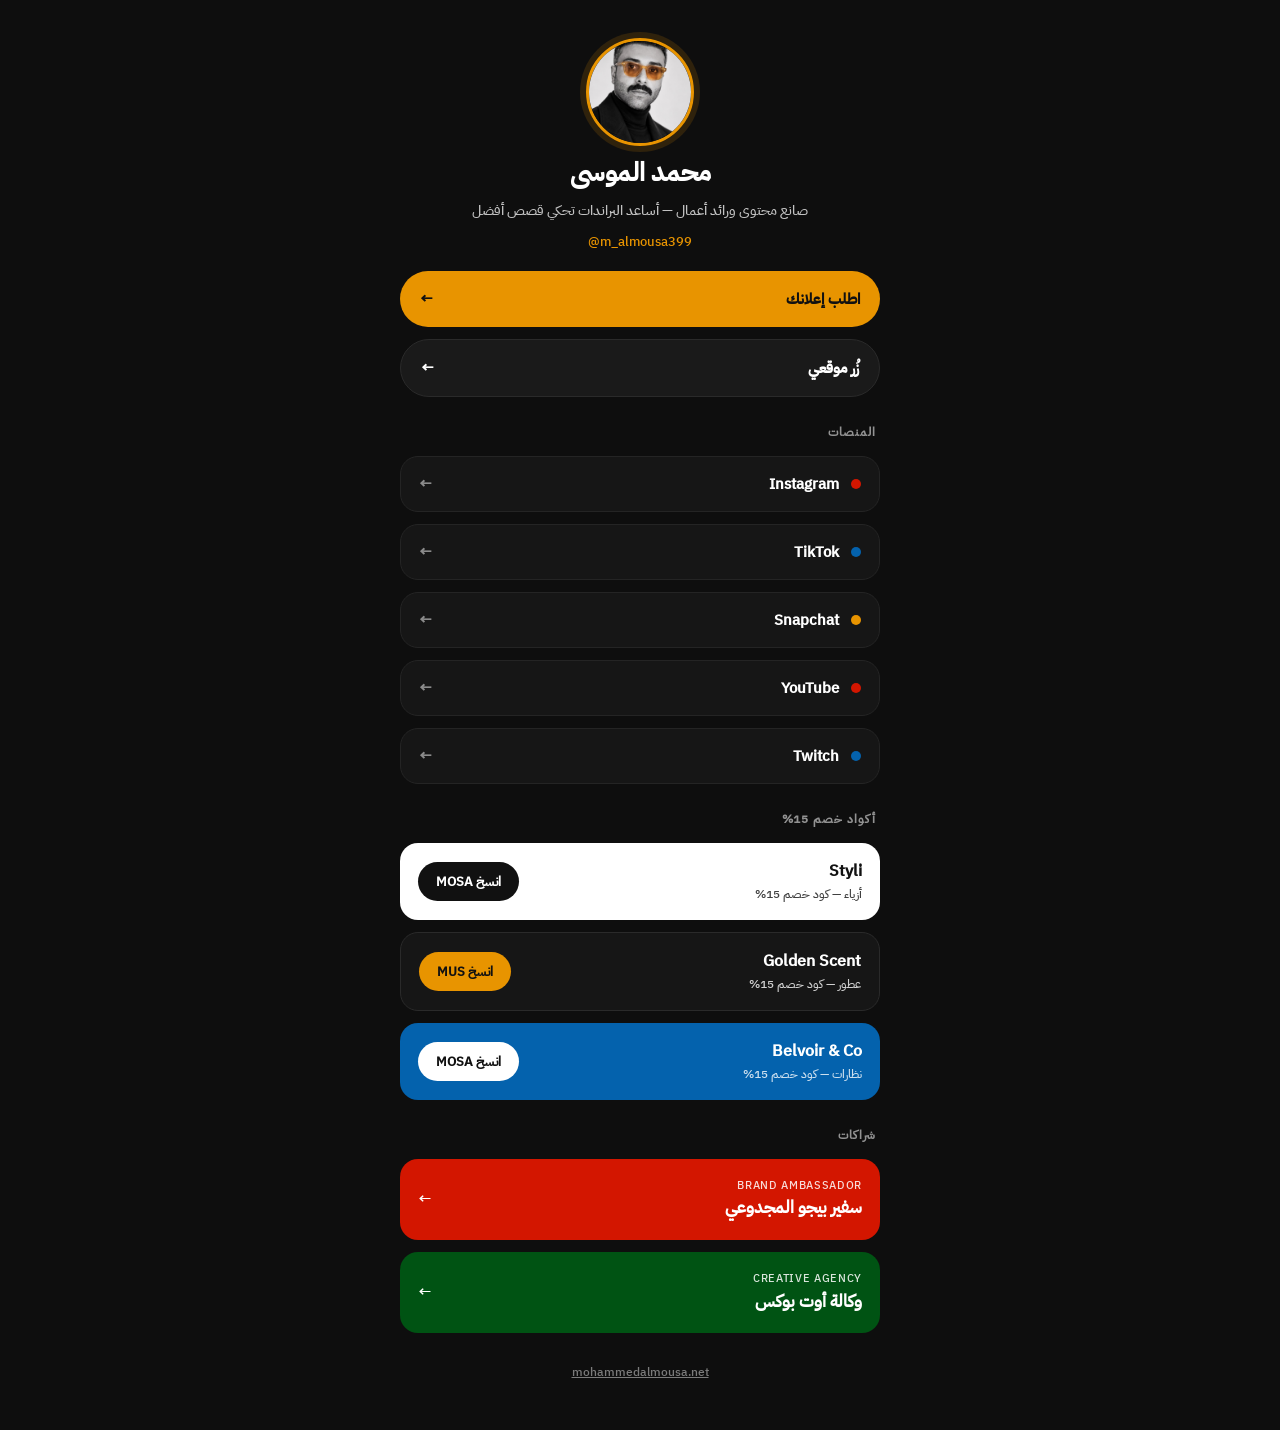
<file: links.html>
<!doctype html>
<html lang="ar" dir="rtl">
<head>
<meta charset="utf-8">
<meta name="viewport" content="width=device-width,initial-scale=1">
<title>محمد الموسى — الروابط</title>
<meta name="description" content="كل روابط محمد الموسى في مكان واحد: الحسابات، أكواد الخصم، وطلب الإعلانات.">
<meta name="robots" content="index,follow">
<meta property="og:title" content="محمد الموسى — الروابط">
<meta property="og:description" content="كل روابطي في مكان واحد: الحسابات، أكواد الخصم، وطلب الإعلانات.">
<meta property="og:image" content="https://mohammedalmousa.net/mohammed-smile.jpg">
<meta property="og:url" content="https://mohammedalmousa.net/links">
<link rel="canonical" href="https://mohammedalmousa.net/links">
<meta name="theme-color" content="#0E0E0E">
<link rel="icon" href="data:image/svg+xml,%3Csvg xmlns='http://www.w3.org/2000/svg' viewBox='0 0 64 64'%3E%3Crect width='64' height='64' rx='14' fill='%230E0E0E'/%3E%3Ctext x='32' y='43' font-family='Arial' font-weight='700' font-size='30' fill='%23E89400' text-anchor='middle'%3EM%3C/text%3E%3C/svg%3E">
<style>
@font-face{font-family:'IBM Plex Sans Arabic';src:url('IBMPlexSansArabic-Medium.ttf') format('truetype');font-weight:500;font-style:normal;font-display:swap}
:root{--bg:#0E0E0E;--ink:#111;--white:#fff;--red:#D31600;--orange:#E89400;--green:#005313;--blue:#0462AD;--ease:cubic-bezier(.22,1,.36,1)}
*{margin:0;padding:0;box-sizing:border-box}
body{background:var(--bg);color:#fff;font-family:'IBM Plex Sans Arabic',system-ui,sans-serif;font-weight:500;line-height:1.6;-webkit-font-smoothing:antialiased;min-height:100svh;display:flex;justify-content:center;padding:28px 16px 48px}
.wrap{width:100%;max-width:480px;display:flex;flex-direction:column;gap:12px}
.card{border-radius:22px;overflow:hidden}
.head{text-align:center;display:flex;flex-direction:column;align-items:center;gap:10px;padding:10px 0 6px}
.avatar{width:108px;height:108px;border-radius:999px;object-fit:cover;object-position:50% 20%;border:3px solid var(--orange);box-shadow:0 0 0 6px rgba(232,148,0,.15)}
.head h1{font-size:26px;line-height:1.3}
.head p{font-size:14px;opacity:.75}
.handle{font-size:13px;color:var(--orange)}
a.btn{display:flex;align-items:center;justify-content:space-between;padding:16px 20px;border-radius:999px;text-decoration:none;font-weight:600;font-size:15px;transition:transform .35s var(--ease),box-shadow .35s var(--ease)}
a.btn:hover{transform:translateY(-3px)}
.btn.primary{background:var(--orange);color:var(--ink)}
.btn.ghost{background:#1A1A1A;color:#fff;border:1.5px solid #2A2A2A}
.sec{font-size:12px;font-weight:600;letter-spacing:.08em;opacity:.55;margin:14px 4px 2px}
a.link{display:flex;align-items:center;justify-content:space-between;background:#161616;border:1.5px solid #242424;border-radius:18px;padding:15px 18px;color:#fff;text-decoration:none;font-size:15px;font-weight:600;transition:transform .35s var(--ease),border-color .35s var(--ease)}
a.link:hover{transform:translateY(-3px)}
a.link .dot{width:10px;height:10px;border-radius:99px;display:inline-block;margin-inline-end:12px}
a.link span.ar{opacity:.5;transition:transform .3s var(--ease)}
a.link:hover span.ar{transform:translateX(-5px)}
a.link .l{display:flex;align-items:center}
.ig:hover{border-color:#D31600}.tk:hover{border-color:#0462AD}.sc:hover{border-color:#E89400}.yt:hover{border-color:#D31600}.tw:hover{border-color:#0462AD}
.coupon{border-radius:18px;padding:16px 18px;display:flex;justify-content:space-between;align-items:center;gap:10px}
.coupon .info{display:flex;flex-direction:column}
.coupon .info b{font-size:16px}
.coupon .info small{font-size:12px;opacity:.8}
.coupon button{font-family:inherit;font-weight:600;font-size:13px;border:none;border-radius:999px;padding:10px 18px;cursor:pointer;transition:transform .3s var(--ease)}
.coupon button:hover{transform:scale(1.05)}
.cp-styli{background:#fff;color:var(--ink)}.cp-styli button{background:var(--ink);color:#fff}
.cp-gs{background:#161616;border:1.5px solid #2A2A2A;color:#fff}.cp-gs button{background:var(--orange);color:var(--ink)}
.cp-bel{background:var(--blue);color:#fff}.cp-bel button{background:#fff;color:var(--ink)}
.peugeot{background:var(--red);color:#fff;border-radius:18px;padding:18px;display:flex;justify-content:space-between;align-items:center;text-decoration:none;transition:transform .35s var(--ease)}
.peugeot:hover{transform:translateY(-3px)}
.peugeot small{display:block;font-size:11px;letter-spacing:.06em;opacity:.85}
.peugeot b{font-size:17px}
.outbox{background:var(--green);color:#fff;border-radius:18px;padding:18px;display:flex;justify-content:space-between;align-items:center;text-decoration:none;transition:transform .35s var(--ease)}
.outbox:hover{transform:translateY(-3px)}
.outbox small{display:block;font-size:11px;letter-spacing:.06em;opacity:.85}
.outbox b{font-size:17px}
.foot{text-align:center;font-size:12px;opacity:.45;margin-top:18px}
.foot a{color:inherit}
.toast{position:fixed;bottom:22px;inset-inline:0;margin:auto;width:fit-content;background:#fff;color:var(--ink);font-weight:600;font-size:14px;padding:12px 22px;border-radius:999px;opacity:0;transform:translateY(14px);transition:all .35s var(--ease);pointer-events:none;z-index:9}
.toast.show{opacity:1;transform:none}
@media (prefers-reduced-motion:reduce){a.btn,a.link,.coupon button,.peugeot,.outbox{transition:none}}
</style>
</head>
<body>
<div class="wrap">
  <div class="head">
    <img class="avatar" src="mohammed-portrait.jpg" alt="محمد الموسى">
    <h1>محمد الموسى</h1>
    <p>صانع محتوى ورائد أعمال — أساعد البراندات تحكي قصص أفضل</p>
    <span class="handle" dir="ltr">@m_almousa399</span>
  </div>

  <a class="btn primary" href="/#contact">اطلب إعلانك <span>←</span></a>
  <a class="btn ghost" href="/">زُر موقعي <span>←</span></a>

  <span class="sec">المنصات</span>
  <a class="link ig" href="https://www.instagram.com/m_almousa399" target="_blank" rel="noopener"><span class="l"><span class="dot" style="background:var(--red)"></span>Instagram</span><span class="ar">←</span></a>
  <a class="link tk" href="https://www.tiktok.com/@almousa.mohammed" target="_blank" rel="noopener"><span class="l"><span class="dot" style="background:var(--blue)"></span>TikTok</span><span class="ar">←</span></a>
  <a class="link sc" href="https://www.snapchat.com/@al.mousa999" target="_blank" rel="noopener"><span class="l"><span class="dot" style="background:var(--orange)"></span>Snapchat</span><span class="ar">←</span></a>
  <a class="link yt" href="https://www.youtube.com/@MOSStudiosa" target="_blank" rel="noopener"><span class="l"><span class="dot" style="background:var(--red)"></span>YouTube</span><span class="ar">←</span></a>
  <a class="link tw" href="https://www.twitch.tv/almousa111" target="_blank" rel="noopener"><span class="l"><span class="dot" style="background:var(--blue)"></span>Twitch</span><span class="ar">←</span></a>

  <span class="sec">أكواد خصم 15%</span>
  <div class="coupon cp-styli"><div class="info"><b>Styli</b><small>أزياء — كود خصم 15%</small></div><button class="copy" data-code="MOSA">انسخ MOSA</button></div>
  <div class="coupon cp-gs"><div class="info"><b>Golden Scent</b><small>عطور — كود خصم 15%</small></div><button class="copy" data-code="MUS">انسخ MUS</button></div>
  <div class="coupon cp-bel"><div class="info"><b>Belvoir &amp; Co</b><small>نظارات — كود خصم 15%</small></div><button class="copy" data-code="MOSA">انسخ MOSA</button></div>

  <span class="sec">شراكات</span>
  <a class="peugeot" href="https://marwanaljuzuly.my.canva.site/mohmmwedpeugeot" target="_blank" rel="noopener"><span><small>BRAND AMBASSADOR</small><b>سفير بيجو المجدوعي</b></span><span>←</span></a>
  <a class="outbox" href="https://outboxcreativity.com" target="_blank" rel="noopener"><span><small>CREATIVE AGENCY</small><b>وكالة أوت بوكس</b></span><span>←</span></a>

  <div class="foot"><a href="/" dir="ltr">mohammedalmousa.net</a></div>
</div>

<div class="toast" id="toast" role="status" aria-live="polite"></div>
<script>
(function(){
  var toast=document.getElementById('toast'),tt;
  function show(msg){toast.textContent=msg;toast.classList.add('show');clearTimeout(tt);tt=setTimeout(function(){toast.classList.remove('show')},1800)}
  document.querySelectorAll('.copy').forEach(function(b){
    b.addEventListener('click',function(){
      var c=b.getAttribute('data-code'),label=b.textContent;
      var done=function(){b.textContent='تم النسخ ✓';show('تم نسخ الكود '+c);setTimeout(function(){b.textContent=label},1600)};
      if(navigator.clipboard){navigator.clipboard.writeText(c).then(done,done)}else{done()}
    });
  });
})();
</script>
</body>
</html>
</file>
<file: presentations/las-olas-direction-20261029/style.css>
@font-face{font-family:Tawuniya;src:url('assets/Tawuniya-Regular.ttf') format('truetype');font-weight:400;font-display:swap}
@font-face{font-family:Tawuniya;src:url('assets/Tawuniya-Bold.ttf') format('truetype');font-weight:700;font-display:swap}
:root{--bg:#1d1d1f;--card:#2e2e30;--ink:#f3f0e8;--orange:#ff6717;--mint:#aaf39f;--yellow:#ffd756;--muted:#c6c3bc;--line:#ffffff20}
*{box-sizing:border-box}html{scroll-behavior:smooth;scroll-padding-top:88px;background:var(--bg);color:var(--ink)}body{margin:0;font-family:Tawuniya,Arial,sans-serif;font-size:18px;line-height:1.85}a{color:inherit;text-decoration:none}button{font:inherit;font-size:14px;border:0;color:inherit;background:transparent;cursor:pointer}button:disabled{opacity:.3;cursor:default}button,a{touch-action:manipulation;-webkit-tap-highlight-color:transparent}button:hover:not(:disabled){background:#ffffff14}a:focus-visible,button:focus-visible,[tabindex]:focus-visible{outline:3px solid var(--orange);outline-offset:5px}svg{width:23px;height:23px;fill:none;stroke:currentColor;stroke-width:1.5;stroke-linecap:round;stroke-linejoin:round;flex-shrink:0}img{display:block;max-width:100%}h1,h2,h3,h4,p,figure{margin:0}h1,h2,h3,h4{font-weight:700;line-height:1.35}p+p{margin-top:16px}strong{font-weight:700}em{font-style:normal}ul{padding:0 1.2em 0 0;margin:14px 0 0}li{padding:0 6px 0 0;margin-bottom:12px}li::marker{color:var(--orange)}.skip{position:fixed;top:-100px;right:20px;padding:10px 20px;background:var(--orange);color:var(--bg);z-index:100}.skip:focus{top:10px}
.toolbar{height:74px;position:sticky;top:0;z-index:20;display:flex;justify-content:space-between;align-items:center;gap:20px;padding:0 4vw;background:#1d1d1ff5;border-bottom:1px solid var(--line);backdrop-filter:blur(16px)}.brand{display:flex;gap:14px;align-items:center;font-size:21px;line-height:1.1}.brand img{width:37px;height:37px;object-fit:contain}.brand small{display:inline-block;font-size:10px;letter-spacing:.14em;margin-left:10px;color:var(--muted)}.toolbar-actions{display:flex;gap:5px;align-items:center}.toolbar-actions button{padding:9px 12px;border-radius:7px;display:flex;gap:9px;align-items:center}.toolbar-actions #share{background:var(--ink);color:var(--bg);padding-inline:18px;margin-right:5px}.toolbar-actions #share:hover{background:var(--yellow)}
#deck{max-width:1480px;margin:auto;padding:26px 3vw 110px;display:flex;flex-direction:column;gap:30px}.slide{border:1px solid var(--line);border-radius:25px;padding:30px 38px 22px;scroll-margin-top:92px;position:relative;background:var(--bg);min-height:650px;display:flex;flex-direction:column;overflow:clip}.slide-head,.slide-foot{display:flex;justify-content:space-between;gap:20px;font-size:12px;color:var(--muted);flex-shrink:0;line-height:1.5}.slide-head{padding-bottom:30px}.slide-head span[dir=ltr]{letter-spacing:.12em;font-size:10px}.slide-foot{padding-top:30px;margin-top:auto}.slide-foot span:last-child{font-size:13px}.slide-content{flex:1}.slide-content>h2,.slide-content>h3{font-size:40px;margin-bottom:24px;max-width:26ch}.slide-content>p{max-width:100ch;color:#d3d0c9}.slide-content>h4{font-size:22px;margin:25px 0 14px}.eyebrow{font-size:15px;line-height:1.6}
.cover{min-height:680px}.cover-grid{display:grid;grid-template-columns:1.2fr 1fr 1fr;grid-template-rows:1.45fr 1fr;gap:15px;min-height:540px}.cover-title{grid-column:1/3;background:var(--card);border-radius:22px;padding:35px 38px;position:relative;display:flex;flex-direction:column;align-items:flex-start}.cover-title h1{font-size:85px;letter-spacing:-.055em;line-height:1.1;margin:17px 0 12px}.cover-title>p{font-size:29px;line-height:1.4}.start{display:flex;gap:25px;align-items:center;position:absolute;bottom:34px;left:30px;font-size:15px}.start svg{background:var(--orange);border-radius:50%;color:var(--bg);width:46px;height:46px;padding:10px}.cover-signature{grid-column:3;grid-row:1;display:flex;flex-direction:column;align-items:center;justify-content:center;gap:16px;padding:25px;background:var(--card);border-radius:22px}.cover-signature img{width:118px;height:118px;object-fit:contain}.cover-signature>span{letter-spacing:.14em;font-size:23px;line-height:1}.cover-signature small{font-size:14px;color:var(--muted)}.route{position:relative;border-radius:22px;display:flex;flex-direction:column;justify-content:space-between;padding:25px 28px;min-height:205px;color:var(--bg);transition:transform .2s}.route:hover{transform:translateY(-4px)}.route>span{font-size:14px;line-height:1.5}.route h2{font-size:35px;line-height:1.17;margin-top:25px}.route svg{position:absolute;bottom:25px;left:25px;width:32px;height:32px}.route-a{background:var(--orange)}.route-b{background:var(--mint)}.route-c{background:var(--yellow)}
.page-2 .slide-content{display:grid;grid-template-columns:repeat(2,1fr);gap:22px 35px}.page-2 .slide-content>h2{grid-column:1/-1;max-width:none}.page-2 .slide-content>p{margin:0;padding-top:18px;border-top:1px solid var(--line)}.page-2 .slide-content>p:first-of-type{grid-column:1/-1;border:0;padding-top:0;margin-bottom:7px}.page-2 strong{display:block;font-size:23px;color:var(--ink);margin-bottom:8px}.page-2 .slide-content>p:last-child{grid-column:1/-1;padding:25px;background:var(--mint);color:var(--bg);border-radius:16px}.page-2 .slide-content>p:last-child strong{display:inline;color:var(--bg);font-size:20px}.page-3 .slide-content>ul:first-of-type{display:grid;grid-template-columns:repeat(3,1fr);list-style:none;padding:0;gap:15px;margin:25px 0}.page-3 .slide-content>ul:first-of-type li{background:var(--card);padding:25px;border-radius:18px}.page-3 .slide-content>ul:first-of-type strong{display:block;font-size:25px;color:var(--mint)}.page-3 .slide-content>p{margin-bottom:19px}
.direction-heading{position:relative;padding-left:110px;margin-bottom:32px}.direction-number{position:absolute;left:0;top:-12px;font-size:90px;color:var(--orange);line-height:1.2}.direction-heading h2{font-size:39px;max-width:28ch;margin-bottom:17px}.direction-heading p{font-size:18px;color:var(--muted)}.direction-layout{display:grid;grid-template-columns:1.05fr 1fr;gap:35px;align-items:start}.direction-copy h3,.direction-details h3{font-size:24px;margin:10px 0 16px}.direction-copy h3:not(:first-child){margin-top:28px}.direction-copy p,.direction-details p{font-size:18px;color:#d3d0c9}.direction-diagram{overflow:hidden;border-radius:20px;background:var(--card)}.direction-diagram>svg{display:block;width:100%;height:auto;stroke:none}.direction-diagram figcaption{padding:19px 22px}.direction-diagram figcaption span{font-size:12px;color:var(--muted)}.direction-diagram figcaption p{font-size:15px;margin-top:7px}.direction-details{display:grid;grid-template-columns:1fr 1fr;gap:35px;margin-top:28px;padding-top:20px;border-top:1px solid var(--line)}.swatches{display:flex;gap:18px 24px;flex-wrap:wrap;align-items:center;border-top:1px solid var(--line);padding-top:23px;margin-top:28px;font-size:13px}.swatches>span{display:flex;align-items:center;gap:9px}.swatches i{width:25px;height:25px;display:inline-block;border-radius:50%;border:1px solid #ffffff40}.swatches small{color:var(--muted);font-size:12px}
.editorial-columns{display:grid;grid-template-columns:1fr 1fr;gap:32px 40px;margin-top:25px}.editorial-block h3{font-size:26px;margin-bottom:18px;color:var(--ink)}.editorial-block{color:#d3d0c9}.editorial-block strong{color:var(--ink)}.editorial-block:last-child{grid-column:1/-1;border-top:1px solid var(--line);padding-top:25px}.editorial-block:last-child ul{columns:2;column-gap:45px}.editorial-block li{break-inside:avoid}.page-15 .editorial-block:last-child{background:var(--card);padding:25px 28px;border:0;border-radius:18px}.page-15 .slide-content>p:nth-of-type(2){margin-top:17px}.page-15 .slide-content>p:not(:first-of-type){max-width:85ch}.page-15 .editorial-block:first-child{grid-column:1/-1}
.references{display:grid;grid-template-columns:1fr 1fr;gap:18px 30px;margin-top:30px}.reference{padding:23px 0;border-top:1px solid var(--line)}.reference:first-child{grid-column:1/-1;display:grid;grid-template-columns:.85fr 1.15fr;column-gap:30px;background:var(--card);padding:27px;border-radius:18px;border:0}.ref-top{display:flex;justify-content:space-between;align-items:center;gap:20px;margin-bottom:14px}.reference:first-child .ref-top{grid-column:1/-1}.ref-index{font-size:36px;color:var(--orange);line-height:1}.ref-top a{display:flex;align-items:center;gap:9px;font-size:13px;color:var(--muted)}.ref-top a:hover{color:var(--orange)}.ref-top svg{width:18px;height:18px}.reference h3{font-size:23px;line-height:1.55;margin-bottom:12px}.reference p{font-size:17px;color:#d3d0c9}.reference-page .slide-content>p{font-size:16px;max-width:80ch}
.table-wrap{overflow-x:auto;margin:32px -5px 26px;padding:5px}.table-wrap table{border-collapse:collapse;width:100%;font-size:16px;line-height:1.75;min-width:790px}th,td{padding:17px 20px;vertical-align:top;text-align:right;border-bottom:1px solid #ffffff26}thead th{background:var(--card);color:var(--ink);font-size:20px;line-height:1.6;width:27%}thead th:first-child{width:19%}thead th:nth-child(3){background:var(--mint);color:var(--bg)}tbody th{font-weight:400;color:var(--muted);font-size:15px}tbody td{color:#d3d0c9}tbody tr:last-child td{color:var(--ink)}.page-13 .slide-content>p{font-size:20px}
.recommend-layout{display:grid;grid-template-columns:.9fr 1.1fr;gap:42px}.recommend-title{background:var(--mint);color:var(--bg);padding:35px;border-radius:22px;display:flex;flex-direction:column;position:relative}.recommend-title h2{font-size:33px;line-height:1.55;margin-top:28px}.recommend-number{font-size:110px;line-height:1.2;margin-top:auto;padding-top:35px;color:#1d1d1f45}.reason{padding:20px 0;border-top:1px solid var(--line)}.reason:first-child{padding-top:0;border:0}.reason p{font-size:18px;color:#d3d0c9}.reason strong{display:block;font-size:22px;line-height:1.55;color:var(--ink);margin-bottom:10px}.recommend-end{padding-top:30px;margin-top:32px;border-top:1px solid var(--line)}.recommend-end p:last-child{font-size:26px;color:var(--mint)}.closing{max-width:800px;padding-top:20px}.closing h2{font-size:55px;margin-bottom:40px}.closing p{font-size:24px;line-height:1.8;margin-top:22px}.closing p strong{display:block;background:var(--orange);color:var(--bg);padding:24px 28px;border-radius:16px;margin:35px 0}.closing p:last-child{font-size:17px;color:var(--muted)}.back-cover{display:flex;gap:20px;align-items:center;align-self:flex-end;font-size:15px;margin-top:35px}
.pager{position:fixed;bottom:17px;left:50%;transform:translateX(-50%);z-index:25;display:flex;gap:10px;align-items:center;background:#2e2e30f5;border:1px solid #ffffff30;border-radius:16px;padding:8px 10px 10px;box-shadow:0 10px 45px #0005;backdrop-filter:blur(16px);max-width:calc(100% - 24px);overflow:hidden}.pager>button{display:flex;gap:10px;align-items:center;padding:10px 14px;border-radius:9px;white-space:nowrap}.pager #page-index{gap:22px;min-width:230px;justify-content:space-between;border-inline:1px solid var(--line);border-radius:0}.pager #counter{font-size:13px;color:var(--muted)}.pager #current-title{font-size:13px;max-width:220px;overflow:hidden;text-overflow:ellipsis}.progress{position:absolute;bottom:0;left:0;right:0;height:3px;background:#ffffff12}.progress span{height:100%;background:var(--orange);width:6.25%;display:block;float:right;transition:width .2s}.deck-mode .slide:not(.active){display:none}.deck-mode .slide{min-height:calc(100dvh - 210px)}.deck-mode #deck{padding-top:20px}.deck-mode .cover-grid{min-height:calc(100dvh - 330px)}
dialog{border:1px solid #ffffff30;background:var(--bg);color:var(--ink);border-radius:20px;width:min(720px,calc(100vw - 30px));max-height:85dvh;padding:28px;font-family:inherit}dialog::backdrop{background:#000b;backdrop-filter:blur(8px)}.dialog-head{display:flex;justify-content:space-between;align-items:center;gap:20px;margin-bottom:20px}.dialog-head h2{font-size:28px}.dialog-head button{font-size:35px;line-height:1;width:45px;height:45px;border-radius:8px}.index-links{display:grid;grid-template-columns:1fr 1fr;gap:8px}.index-link{padding:13px 16px;font-size:16px;background:var(--card);border-radius:9px;display:flex;gap:15px;align-items:center}.index-link span{font-size:13px;color:var(--orange)}.index-link:hover{background:#454547}.index-link[aria-current=page]{background:var(--ink);color:var(--bg)}#toast{position:fixed;top:88px;left:50%;transform:translateX(-50%);padding:11px 22px;border-radius:10px;background:var(--mint);color:var(--bg);z-index:50;font-size:15px;opacity:0;pointer-events:none;transition:opacity .2s;max-width:90vw;text-align:center}#toast.visible{opacity:1}
@media(min-width:1600px){.cover-grid{min-height:600px}.cover-title h1{font-size:100px}.cover-title>p{font-size:36px}.route h2{font-size:41px}}
@media(max-width:1050px){body{font-size:17px}.toolbar{padding-inline:25px}.brand small{display:none}.slide{padding:25px;min-height:0}.cover{min-height:0}.cover-grid{min-height:490px}.cover-title{padding:27px}.cover-title h1{font-size:65px}.cover-title>p{font-size:26px}.start{position:static;margin-top:23px;font-size:13px;gap:15px}.start svg{width:37px;height:37px}.route{padding:22px}.route h2{font-size:29px}.route>span{font-size:12px}.cover-signature img{width:90px;height:90px}.direction-layout{grid-template-columns:1fr 1fr;gap:25px}.direction-heading h2{font-size:34px}.direction-copy p,.direction-details p{font-size:17px}.recommend-title h2{font-size:28px}.recommend-layout{gap:25px}.reason p{font-size:17px}.reason strong{font-size:20px}.toolbar-actions #print{display:none}}
@media(max-width:740px){html{scroll-padding-top:78px}body{font-size:17px;line-height:1.9}.toolbar{height:68px;gap:10px;padding-inline:15px}.brand{font-size:19px;gap:9px}.brand img{width:29px;height:29px}.toolbar-actions{gap:1px}.toolbar-actions button{font-size:12px;padding:8px}.toolbar-actions #index-button span,.toolbar-actions #fullscreen,.toolbar-actions #print{display:none}.toolbar-actions #share{padding:8px 10px}.toolbar-actions svg{width:20px;height:20px}#deck{padding:16px 12px 105px;gap:18px}.slide{padding:22px 20px 20px;border-radius:19px;scroll-margin-top:82px}.slide-head{font-size:11px;padding-bottom:25px}.slide-head span[dir=ltr]{font-size:8px;letter-spacing:.05em}.slide-foot{font-size:10px;padding-top:25px}.slide-content>h2,.slide-content>h3{font-size:30px;margin-bottom:22px;line-height:1.5}.cover{padding:20px 17px}.cover-grid{grid-template-columns:1fr 1fr;grid-template-rows:auto;min-height:0;gap:10px}.cover-title{grid-column:1/-1;padding:28px;min-height:320px}.cover-title h1{font-size:64px;margin-top:18px}.cover-title>p{font-size:26px}.start{position:absolute;left:23px;bottom:25px;gap:10px}.start svg{width:37px;height:37px}.cover-signature{grid-column:2;grid-row:3;gap:10px;min-height:160px;padding:15px}.cover-signature img{width:67px;height:67px}.cover-signature>span{font-size:16px}.cover-signature small{font-size:11px}.route{min-height:170px;padding:18px}.route h2{font-size:26px;margin-top:25px}.route>span{font-size:11px}.route svg{width:24px;height:24px;bottom:18px;left:16px}.route-c{grid-column:1;grid-row:3}.cover-title,.cover-signature,.route{border-radius:16px}.page-2 .slide-content{display:block}.page-2 .slide-content>p{margin-top:20px;padding-top:20px}.page-2 strong{font-size:22px}.page-2 .slide-content>p:last-child{padding:22px}.page-3 .slide-content>ul:first-of-type{grid-template-columns:1fr;gap:10px}.page-3 .slide-content>ul:first-of-type li{margin:0;padding:18px 22px}.page-3 .slide-content>ul:first-of-type strong{font-size:23px}.direction-heading{padding-left:0;margin-bottom:25px}.direction-number{position:static;font-size:58px;display:block;margin-bottom:10px}.direction-heading h2{font-size:31px;line-height:1.5}.direction-heading p{font-size:16px}.direction-layout,.direction-details{grid-template-columns:1fr;gap:25px}.direction-diagram{grid-row:1}.direction-diagram figcaption{padding:16px 18px}.direction-diagram figcaption p{font-size:13px}.direction-copy h3,.direction-details h3{font-size:23px}.direction-copy p,.direction-details p{font-size:17px}.direction-details{margin-top:25px}.swatches{gap:14px;font-size:11px}.swatches i{width:22px;height:22px}.swatches small{width:100%;font-size:11px}.editorial-columns{grid-template-columns:1fr;gap:25px}.editorial-block h3{font-size:25px}.editorial-block:last-child ul{columns:1}.editorial-block:first-child,.editorial-block:last-child{grid-column:auto}.references{grid-template-columns:1fr;gap:0;margin-top:25px}.reference:first-child{display:block;margin-bottom:20px;padding:23px}.reference h3{font-size:23px}.reference p{font-size:16px}.ref-top a{font-size:12px}.ref-index{font-size:32px}.table-wrap{margin-inline:-5px}.table-wrap table{font-size:15px}thead th{font-size:18px}th,td{padding:16px}.recommend-layout{grid-template-columns:1fr;gap:28px}.recommend-title{padding:28px}.recommend-title h2{font-size:29px;margin-top:18px}.recommend-number{font-size:80px;padding-top:20px}.reason p{font-size:17px}.reason strong{font-size:22px}.recommend-end p:last-child{font-size:23px}.closing{padding-top:0}.closing h2{font-size:38px;margin-bottom:28px}.closing p{font-size:20px}.closing p strong{padding:22px;font-size:22px}.closing p:last-child{font-size:15px}.pager{bottom:10px;padding:6px 4px 9px;gap:0;width:calc(100% - 24px);justify-content:space-between}.pager>button{font-size:12px;padding:10px 9px;gap:3px}.pager>button svg{width:20px;height:20px}.pager #page-index{min-width:0;flex:1;gap:10px;justify-content:center;padding-inline:8px}.pager #current-title{font-size:10px;max-width:113px}.pager #counter{font-size:11px;flex-shrink:0}.index-links{grid-template-columns:1fr}.index-link{font-size:16px}dialog{padding:22px}.deck-mode .slide{min-height:calc(100dvh - 180px)}.deck-mode .cover-grid{min-height:0}}
@media(prefers-reduced-motion:reduce){html{scroll-behavior:auto}*,*:before,*:after{transition:none!important;animation:none!important}}
@media print{@page{size:A4 landscape;margin:12mm}html,body{background:#fff;color:#111;font-size:11pt}.toolbar,.pager,.skip,dialog,#toast,.start,.back-cover{display:none!important}#deck{padding:0;display:block}.slide,.deck-mode .slide:not(.active){display:block!important;border:0;border-radius:0;padding:0;min-height:0;break-before:page;overflow:visible}.slide:first-child{break-before:auto}.slide-head,.slide-foot{color:#555}.slide-content p,.direction-copy p,.direction-details p,.reference p,.reason p,.editorial-block,.editorial-block strong,.reason strong{color:#111}.slide-content>h3,.direction-heading h2{font-size:24pt}.direction-number{font-size:55pt}.cover-grid{min-height:150mm}.cover-signature,.cover-title,.recommend-title,.page-2 .slide-content>p:last-child,.page-15 .editorial-block:last-child{print-color-adjust:exact;-webkit-print-color-adjust:exact}.cover-title,.cover-signature{background:#2e2e30;color:#f3f0e8}.route,.recommend-title{print-color-adjust:exact;-webkit-print-color-adjust:exact}.reference,.editorial-block,.reason{break-inside:avoid}.reference:first-child{background:#eee}.ref-top a{color:#333}.table-wrap{overflow:visible}.table-wrap table{min-width:0;font-size:9pt}.table-wrap th,.table-wrap td{padding:9px;color:#111;border-color:#ccc}thead th{background:#eee;font-size:11pt}tbody th{font-size:9pt}.swatches{color:#111}.recommend-end p:last-child{color:#111}.editorial-block:last-child ul{columns:2}.slide-foot{padding-top:20px}.closing p{font-size:16pt}.closing p strong{print-color-adjust:exact;-webkit-print-color-adjust:exact}}

@media(min-width:741px){.cover{min-height:0}.cover-grid,.deck-mode .cover-grid{height:clamp(420px,calc(100dvh - 310px),620px);min-height:0;grid-template-rows:1.45fr 1fr}.cover-title{padding:26px 32px}.cover-title h1{font-size:72px;margin:12px 0}.cover-title>p{font-size:26px}.route{min-height:170px;padding:21px 25px}.route h2{font-size:32px;margin-top:18px}.cover-signature img{width:90px;height:90px}.cover-signature{gap:14px}.cover-signature>span{font-size:19px}}
</file>
